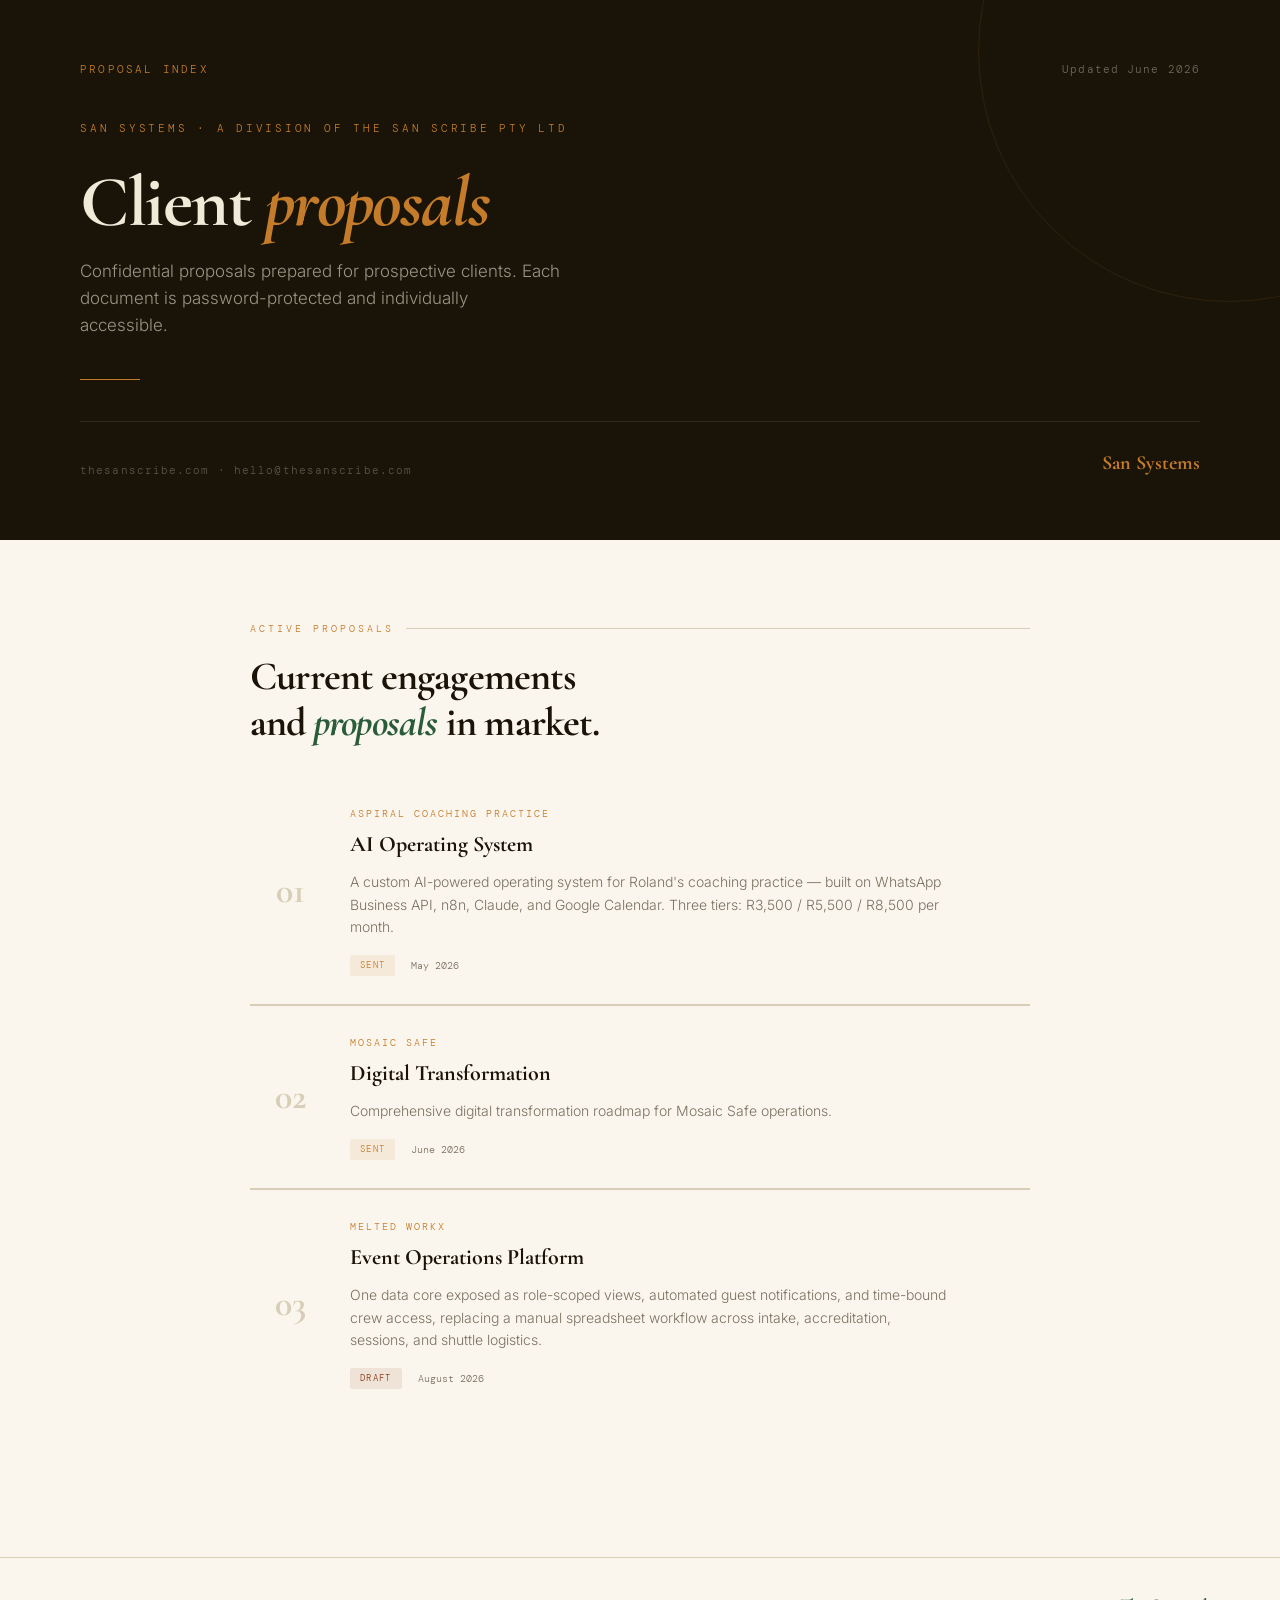
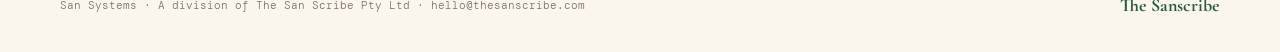
<file: index.html>
<!DOCTYPE html>
<html lang="en">
<head>
  <meta charset="UTF-8">
  <meta name="viewport" content="width=device-width, initial-scale=1.0">
  <title>San Systems — Proposals</title>
  <!-- San Systems sub-brand: Cormorant Garamond, Inter, DM Mono -->
  <link href="https://fonts.googleapis.com/css2?family=Cormorant+Garamond:ital,wght@0,700;1,400&family=DM+Mono:wght@300;400;500&family=Inter:wght@300;400;500&display=swap" rel="stylesheet">
  <style>
    :root {
      --earth: #1a1408; --ochre: #c47c2b; --sand: #f2ead8;
      --bone: #faf6ee; --muted: #7a7060; --rule: #d8ceb8; --white: #fff;
      --green: #2a5c3a; --rust: #8b3a1a;
    }
    *{margin:0;padding:0;box-sizing:border-box;}
    body { background:var(--bone); color:var(--earth); font-family:'Inter',sans-serif; font-weight:300; line-height:1.7; }
    .cover {
      min-height: 60vh;
      display: grid;
      grid-template-rows: auto 1fr auto;
      padding: 60px 80px;
      background: var(--earth);
      color: var(--sand);
      position: relative;
      overflow: hidden;
    }
    .cover::before {
      content: '';
      position: absolute;
      top: -200px; right: -200px;
      width: 500px; height: 500px;
      border-radius: 50%;
      border: 1px solid rgba(196,124,43,0.12);
    }
    .cover-top { display: flex; justify-content: space-between; align-items: flex-start; }
    .cover-label { font-family:'DM Mono',monospace; font-size:11px; letter-spacing:0.2em; color:var(--ochre); text-transform:uppercase; }
    .cover-date { font-family:'DM Mono',monospace; font-size:11px; letter-spacing:0.1em; color:rgba(242,234,216,0.4); }
    .cover-main { max-width:700px; align-self:center; }
    .cover-eyebrow { font-family:'DM Mono',monospace; font-size:11px; letter-spacing:0.25em; color:var(--ochre); text-transform:uppercase; margin-bottom:28px; }
    .cover-title { font-family:'Cormorant Garamond',serif; font-size:clamp(48px,6vw,72px); font-weight:700; line-height:1.0; letter-spacing:-0.02em; margin-bottom:20px; }
    .cover-title em { font-style:italic; color:var(--ochre); }
    .cover-sub { font-size:17px; font-weight:300; color:rgba(242,234,216,0.6); max-width:480px; line-height:1.6; margin-bottom:40px; }
    .cover-divider { width:60px; height:1px; background:var(--ochre); }
    .cover-footer { display:flex; justify-content:space-between; align-items:flex-end; border-top:1px solid rgba(242,234,216,0.1); padding-top:24px; }
    .cover-footer-left { font-family:'DM Mono',monospace; font-size:11px; color:rgba(242,234,216,0.3); letter-spacing:0.1em; }
    .cover-footer-right { font-family:'Cormorant Garamond',serif; font-size:20px; font-weight:700; color:var(--ochre); }
    .body-wrap { max-width:900px; margin:0 auto; padding:80px 60px; }
    .section { margin-bottom:60px; }
    .section-label { font-family:'DM Mono',monospace; font-size:10px; letter-spacing:0.3em; color:var(--ochre); text-transform:uppercase; margin-bottom:16px; display:flex; align-items:center; gap:12px; }
    .section-label::after { content:''; flex:1; height:1px; background:var(--rule); }
    .section-title { font-family:'Cormorant Garamond',serif; font-size:clamp(28px,3.5vw,40px); font-weight:700; line-height:1.15; letter-spacing:-0.02em; margin-bottom:32px; }
    .section-title em { font-style:italic; color:var(--green); }
    .proposal-grid { display:flex; flex-direction:column; gap:2px; background:var(--rule); }
    .proposal-card { display:grid; grid-template-columns:80px 1fr; gap:0; background:var(--bone); text-decoration:none; color:inherit; transition:background 0.2s; overflow:hidden; }
    .proposal-card:hover { background:var(--sand); }
    .card-number { font-family:'Cormorant Garamond',serif; font-size:36px; font-weight:700; color:var(--rule); display:flex; align-items:center; justify-content:center; padding:28px 16px; background:var(--bone); transition:color 0.2s; }
    .proposal-card:hover .card-number { color:var(--ochre); }
    .card-body { padding:28px 32px 28px 20px; }
    .card-client { font-family:'DM Mono',monospace; font-size:10px; letter-spacing:0.2em; color:var(--ochre); text-transform:uppercase; margin-bottom:4px; }
    .card-title { font-family:'Cormorant Garamond',serif; font-size:22px; font-weight:700; margin-bottom:8px; }
    .card-desc { font-size:14px; color:var(--muted); line-height:1.6; margin-bottom:16px; max-width:600px; }
    .card-meta { display:flex; align-items:center; gap:16px; }
    .card-status { font-family:'DM Mono',monospace; font-size:9px; letter-spacing:0.15em; text-transform:uppercase; padding:3px 10px; border-radius:2px; }
    .card-status.sent { background:rgba(196,124,43,0.1); color:var(--ochre); }
    .card-status.live { background:rgba(42,92,58,0.1); color:var(--green); }
    .card-status.pending { background:rgba(139,58,26,0.1); color:var(--rust); }
    .card-date { font-family:'DM Mono',monospace; font-size:10px; color:var(--muted); }
    .doc-footer { padding:32px 60px; display:flex; justify-content:space-between; align-items:center; border-top:1px solid var(--rule); background:var(--bone); }
    .doc-footer-left { font-family:'DM Mono',monospace; font-size:11px; color:var(--muted); }
    .doc-footer-right { font-family:'Cormorant Garamond',serif; font-size:18px; font-weight:700; color:var(--green); }
    @media(max-width:640px){
      .cover { padding:40px 24px; }
      .body-wrap { padding:40px 24px; }
      .doc-footer { padding:24px; flex-direction:column; gap:8px; text-align:center; }
      .proposal-card { grid-template-columns:1fr; }
      .card-number { display:none; }
    }
  </style>
</head>
<body>

  <div class="cover">
    <div class="cover-top">
      <div class="cover-label">Proposal Index</div>
      <div class="cover-date">Updated June 2026</div>
    </div>
    <div class="cover-main">
      <div class="cover-eyebrow">San Systems · A division of The San Scribe Pty Ltd</div>
      <h1 class="cover-title">Client <em>proposals</em></h1>
      <p class="cover-sub">Confidential proposals prepared for prospective clients. Each document is password-protected and individually accessible.</p>
      <div class="cover-divider"></div>
    </div>
    <div class="cover-footer">
      <div class="cover-footer-left">thesanscribe.com · hello@thesanscribe.com</div>
      <div class="cover-footer-right">San Systems</div>
    </div>
  </div>

  <div class="body-wrap">
    <div class="section">
      <div class="section-label">Active proposals</div>
      <h2 class="section-title">Current engagements<br>and <em>proposals</em> in market.</h2>

      <div class="proposal-grid">

        <a href="/aspiral-001/" class="proposal-card">
          <div class="card-number">01</div>
          <div class="card-body">
            <div class="card-client">Aspiral Coaching Practice</div>
            <div class="card-title">AI Operating System</div>
            <div class="card-desc">A custom AI-powered operating system for Roland's coaching practice — built on WhatsApp Business API, n8n, Claude, and Google Calendar. Three tiers: R3,500 / R5,500 / R8,500 per month.</div>
            <div class="card-meta">
              <span class="card-status sent">Sent</span>
              <span class="card-date">May 2026</span>
            </div>
          </div>
        </a>

        <a href="/mosaic-safe-pr-001/" class="proposal-card">
          <div class="card-number">02</div>
          <div class="card-body">
            <div class="card-client">Mosaic Safe</div>
            <div class="card-title">Digital Transformation</div>
            <div class="card-desc">Comprehensive digital transformation roadmap for Mosaic Safe operations.</div>
            <div class="card-meta">
              <span class="card-status sent">Sent</span>
              <span class="card-date">June 2026</span>
            </div>
          </div>
        </a>

        <a href="/meltedworkx-001/" class="proposal-card">
          <div class="card-number">03</div>
          <div class="card-body">
            <div class="card-client">Melted Workx</div>
            <div class="card-title">Event Operations Platform</div>
            <div class="card-desc">One data core exposed as role-scoped views, automated guest notifications, and time-bound crew access, replacing a manual spreadsheet workflow across intake, accreditation, sessions, and shuttle logistics.</div>
            <div class="card-meta">
              <span class="card-status pending">Draft</span>
              <span class="card-date">August 2026</span>
            </div>
          </div>
        </a>

        <!-- Future proposals added here -->

      </div>
    </div>
  </div>

  <div class="doc-footer">
    <div class="doc-footer-left">
      San Systems · A division of The San Scribe Pty Ltd · hello@thesanscribe.com
    </div>
    <div class="doc-footer-right">The Sanscribe</div>
  </div>

</body>
</html>
</file>
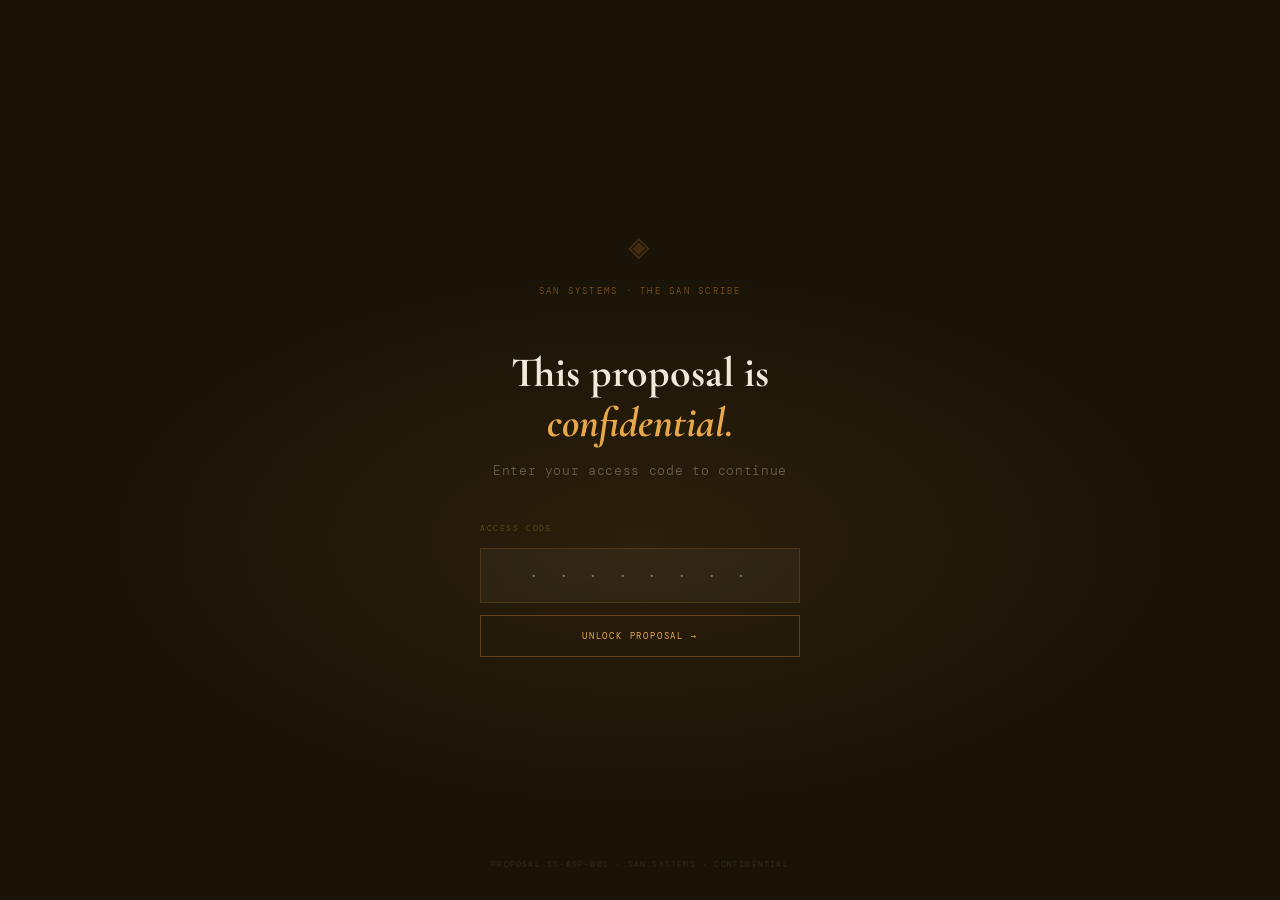
<file: aspiral-001/index.html>
<!DOCTYPE html>
<html lang="en">
<head>
  <!-- ===== OPEN GRAPH — WhatsApp Preview Card ===== -->
  <meta property="og:type" content="website" />
  <meta property="og:url" content="https://proposals.thesanscribe.com/aspiral-001" />
  <meta property="og:title" content="San Systems — Aspiral AI Proposal" />
  <meta property="og:description" content="A confidential proposal to build an AI-powered operating system for Aspiral. Prepared by San Systems, a private division of The San Scribe." />
  <meta property="og:image" content="https://proposals.thesanscribe.com/og-sansystems.png" />
  <meta property="og:image:width" content="1200" />
  <meta property="og:image:height" content="630" />
  <meta property="og:site_name" content="San Systems · The San Scribe" />
  <!-- Twitter/X card -->
  <meta name="twitter:card" content="summary_large_image" />
  <meta name="twitter:title" content="San Systems — Aspiral AI Proposal" />
  <meta name="twitter:description" content="Confidential proposal prepared by San Systems for Aspiral Coaching Practice." />
  <meta name="twitter:image" content="https://proposals.thesanscribe.com/og-sansystems.png" />
  <!-- Tracking: fires on page load, pings your n8n webhook -->
  <script>
    (function() {
      var PROPOSAL_ID = 'aspiral-001';
      var WEBHOOK_URL = 'https://YOUR_N8N_WEBHOOK_URL/proposal-opened'; // replace with your n8n webhook
      fetch(WEBHOOK_URL + '?id=' + PROPOSAL_ID + '&t=' + Date.now(), { mode: 'no-cors' }).catch(function(){});
      localStorage.setItem('ss_open_' + PROPOSAL_ID, new Date().toISOString());
    })();
  </script>

<meta charset="UTF-8">
<meta name="viewport" content="width=device-width, initial-scale=1.0">
<title>Aspiral AI Proposal — San Systems</title>
<link href="https://fonts.googleapis.com/css2?family=Cormorant+Garamond:ital,wght@0,400;0,600;0,700;1,400;1,600&family=DM+Mono:wght@300;400;500&family=Inter:wght@300;400;500&display=swap" rel="stylesheet">
<style>
:root {
  --earth: #1a1408;
  --soil: #2d2416;
  --ochre: #c47c2b;
  --ochre-light: #e8a84a;
  --sand: #f2ead8;
  --bone: #faf6ee;
  --ash: #e8e0cc;
  --muted: #7a7060;
  --rule: #d8ceb8;
  --white: #ffffff;
  --green: #2a5c3a;
  --rust: #8b3a1a;
}
*{margin:0;padding:0;box-sizing:border-box;}
html { scroll-behavior: smooth; }
body {
  background: var(--bone);
  color: var(--earth);
  font-family: 'Inter', sans-serif;
  font-weight: 300;
  line-height: 1.7;
}

/* GRAIN */
body::after {
  content:'';
  position:fixed;
  inset:0;
  background-image:url("data:image/svg+xml,%3Csvg viewBox='0 0 512 512' xmlns='http://www.w3.org/2000/svg'%3E%3Cfilter id='n'%3E%3CfeTurbulence type='fractalNoise' baseFrequency='0.75' numOctaves='4' stitchTiles='stitch'/%3E%3C/filter%3E%3Crect width='100%25' height='100%25' filter='url(%23n)' opacity='0.028'/%3E%3C/svg%3E");
  pointer-events:none;
  z-index:999;
}

/* SIDEBAR NAV */
.sidebar {
  position: fixed;
  left: 0; top: 0; bottom: 0;
  width: 220px;
  background: var(--earth);
  display: flex;
  flex-direction: column;
  padding: 40px 0 32px;
  z-index: 100;
  overflow-y: auto;
}
.sidebar-brand {
  padding: 0 28px 32px;
  border-bottom: 1px solid rgba(255,255,255,0.08);
  margin-bottom: 24px;
}
.sidebar-brand .ss-label {
  font-family: 'DM Mono', monospace;
  font-size: 8px;
  letter-spacing: 0.22em;
  text-transform: uppercase;
  color: var(--ochre);
  margin-bottom: 6px;
}
.sidebar-brand .ss-name {
  font-family: 'Cormorant Garamond', serif;
  font-size: 20px;
  font-weight: 600;
  color: var(--bone);
  line-height: 1.2;
}
.sidebar-brand .ss-sub {
  font-family: 'DM Mono', monospace;
  font-size: 8px;
  letter-spacing: 0.15em;
  text-transform: uppercase;
  color: rgba(255,255,255,0.3);
  margin-top: 4px;
}
.nav-section {
  font-family: 'DM Mono', monospace;
  font-size: 7px;
  letter-spacing: 0.2em;
  text-transform: uppercase;
  color: rgba(255,255,255,0.2);
  padding: 0 28px;
  margin-bottom: 8px;
  margin-top: 16px;
}
.nav-link {
  display: block;
  padding: 9px 28px;
  font-family: 'DM Mono', monospace;
  font-size: 9px;
  letter-spacing: 0.12em;
  text-transform: uppercase;
  color: rgba(255,255,255,0.45);
  text-decoration: none;
  transition: all 0.2s;
  border-left: 2px solid transparent;
  cursor: pointer;
}
.nav-link:hover, .nav-link.active {
  color: var(--ochre-light);
  border-left-color: var(--ochre);
  background: rgba(196,124,43,0.06);
}
.sidebar-footer {
  margin-top: auto;
  padding: 24px 28px 0;
  border-top: 1px solid rgba(255,255,255,0.08);
  font-family: 'DM Mono', monospace;
  font-size: 8px;
  letter-spacing: 0.1em;
  color: rgba(255,255,255,0.2);
  line-height: 1.8;
}

/* MAIN CONTENT */
.main {
  margin-left: 220px;
  min-height: 100vh;
}

/* SECTIONS */
.section { display: none; }
.section.active { display: block; animation: fadeIn 0.5s ease both; }
@keyframes fadeIn { from{opacity:0;transform:translateY(12px)} to{opacity:1;transform:translateY(0)} }

/* COVER */
.cover {
  min-height: 100vh;
  background: var(--earth);
  display: flex;
  flex-direction: column;
  padding: 0;
  position: relative;
  overflow: hidden;
}
.cover-texture {
  position: absolute;
  inset: 0;
  background: 
    radial-gradient(ellipse 80% 60% at 80% 40%, rgba(196,124,43,0.12) 0%, transparent 60%),
    radial-gradient(ellipse 60% 80% at 20% 80%, rgba(196,124,43,0.06) 0%, transparent 50%);
}
.cover-top {
  padding: 48px 64px 0;
  display: flex;
  justify-content: space-between;
  align-items: flex-start;
  position: relative;
  z-index: 2;
}
.cover-logo {
  font-family: 'DM Mono', monospace;
  font-size: 9px;
  letter-spacing: 0.2em;
  text-transform: uppercase;
  color: var(--ochre);
  line-height: 1.8;
}
.cover-meta {
  text-align: right;
  font-family: 'DM Mono', monospace;
  font-size: 8px;
  letter-spacing: 0.15em;
  text-transform: uppercase;
  color: rgba(255,255,255,0.25);
  line-height: 1.8;
}
.cover-body {
  flex: 1;
  display: flex;
  flex-direction: column;
  justify-content: center;
  padding: 64px 64px 40px;
  position: relative;
  z-index: 2;
}
.cover-eyebrow {
  font-family: 'DM Mono', monospace;
  font-size: 9px;
  letter-spacing: 0.25em;
  text-transform: uppercase;
  color: var(--ochre);
  margin-bottom: 28px;
  display: flex;
  align-items: center;
  gap: 16px;
}
.cover-eyebrow::after { content:''; width: 48px; height: 1px; background: var(--ochre); opacity: 0.4; }
.cover h1 {
  font-family: 'Cormorant Garamond', serif;
  font-size: clamp(44px, 5.5vw, 76px);
  font-weight: 700;
  color: var(--bone);
  line-height: 1.05;
  letter-spacing: -0.02em;
  margin-bottom: 32px;
}
.cover h1 em { font-style: italic; color: var(--ochre-light); }
.cover-desc {
  font-size: 15px;
  color: rgba(255,255,255,0.5);
  max-width: 540px;
  line-height: 1.8;
  margin-bottom: 56px;
}
.cover-stats {
  display: flex;
  gap: 48px;
  padding-top: 48px;
  border-top: 1px solid rgba(255,255,255,0.08);
}
.cover-stat-num {
  font-family: 'Cormorant Garamond', serif;
  font-size: 36px;
  font-weight: 700;
  color: var(--ochre-light);
  line-height: 1;
  margin-bottom: 4px;
}
.cover-stat-label {
  font-family: 'DM Mono', monospace;
  font-size: 8px;
  letter-spacing: 0.15em;
  text-transform: uppercase;
  color: rgba(255,255,255,0.3);
  line-height: 1.6;
}
.cover-bottom {
  padding: 32px 64px;
  display: flex;
  justify-content: space-between;
  align-items: flex-end;
  position: relative;
  z-index: 2;
  border-top: 1px solid rgba(255,255,255,0.06);
}
.cover-client {
  font-family: 'DM Mono', monospace;
  font-size: 8px;
  letter-spacing: 0.15em;
  text-transform: uppercase;
  color: rgba(255,255,255,0.2);
  line-height: 1.8;
}
.cover-btn {
  font-family: 'DM Mono', monospace;
  font-size: 9px;
  letter-spacing: 0.15em;
  text-transform: uppercase;
  color: var(--ochre);
  border: 1px solid rgba(196,124,43,0.3);
  padding: 12px 24px;
  cursor: pointer;
  background: none;
  transition: all 0.2s;
}
.cover-btn:hover { background: rgba(196,124,43,0.1); border-color: var(--ochre); }

/* CONTENT PAGES */
.content-page { padding: 64px; max-width: 860px; }
.content-page.full { max-width: 100%; padding: 64px; }

.section-eyebrow {
  font-family: 'DM Mono', monospace;
  font-size: 9px;
  letter-spacing: 0.2em;
  text-transform: uppercase;
  color: var(--ochre);
  margin-bottom: 14px;
  display: flex;
  align-items: center;
  gap: 14px;
}
.section-eyebrow::after { content:''; flex:1; max-width:40px; height:1px; background:var(--ochre); opacity:0.35; }
.section-title {
  font-family: 'Cormorant Garamond', serif;
  font-size: clamp(28px, 3.5vw, 44px);
  font-weight: 700;
  letter-spacing: -0.02em;
  line-height: 1.15;
  margin-bottom: 16px;
}
.section-title em { font-style: italic; color: var(--ochre); }
.section-intro {
  font-size: 14px;
  color: var(--muted);
  max-width: 580px;
  line-height: 1.85;
  margin-bottom: 48px;
  padding-bottom: 40px;
  border-bottom: 1px solid var(--rule);
}

/* WHAT IS IT */
.what-grid {
  display: grid;
  grid-template-columns: 1fr 1fr;
  gap: 3px;
  margin-bottom: 3px;
}
.what-cell {
  background: var(--white);
  padding: 32px;
}
.what-cell.dark { background: var(--earth); }
.what-cell-label {
  font-family: 'DM Mono', monospace;
  font-size: 8px;
  letter-spacing: 0.18em;
  text-transform: uppercase;
  margin-bottom: 12px;
}
.what-cell:not(.dark) .what-cell-label { color: var(--ochre); }
.what-cell.dark .what-cell-label { color: rgba(196,124,43,0.6); }
.what-cell h3 {
  font-family: 'Cormorant Garamond', serif;
  font-size: 22px;
  font-weight: 700;
  margin-bottom: 12px;
  line-height: 1.25;
}
.what-cell:not(.dark) h3 { color: var(--earth); }
.what-cell.dark h3 { color: var(--bone); }
.what-cell p { font-size: 13px; line-height: 1.75; }
.what-cell:not(.dark) p { color: var(--muted); }
.what-cell.dark p { color: rgba(255,255,255,0.45); }

/* DAY IN THE LIFE */
.day-timeline {
  position: relative;
  padding-left: 32px;
}
.day-timeline::before {
  content: '';
  position: absolute;
  left: 7px;
  top: 8px;
  bottom: 8px;
  width: 1px;
  background: var(--rule);
}
.day-event {
  position: relative;
  margin-bottom: 32px;
}
.day-event::before {
  content: '';
  position: absolute;
  left: -28px;
  top: 6px;
  width: 10px;
  height: 10px;
  border-radius: 50%;
  background: var(--bone);
  border: 2px solid var(--ochre);
}
.day-event.ai-moment::before { background: var(--ochre); }
.day-time {
  font-family: 'DM Mono', monospace;
  font-size: 9px;
  letter-spacing: 0.15em;
  color: var(--ochre);
  margin-bottom: 4px;
}
.day-event-card {
  background: var(--white);
  padding: 20px 24px;
  border-left: 3px solid transparent;
}
.day-event.ai-moment .day-event-card { border-left-color: var(--ochre); }
.day-event.roland-moment .day-event-card { border-left-color: var(--green); }
.day-event h4 { font-size: 14px; font-weight: 500; margin-bottom: 5px; }
.day-event p { font-size: 12px; color: var(--muted); line-height: 1.65; }
.day-event .ai-tag {
  display: inline-block;
  margin-top: 8px;
  font-family: 'DM Mono', monospace;
  font-size: 8px;
  letter-spacing: 0.12em;
  text-transform: uppercase;
  padding: 3px 8px;
  border-radius: 2px;
}
.ai-moment .ai-tag { background: rgba(196,124,43,0.1); color: var(--ochre); }
.roland-moment .ai-tag { background: rgba(42,92,58,0.1); color: var(--green); }

/* SCOPE TABLE */
.scope-wrapper { overflow-x: auto; }
.scope-table {
  width: 100%;
  border-collapse: collapse;
  background: var(--white);
}
.scope-table th {
  font-family: 'DM Mono', monospace;
  font-size: 8px;
  letter-spacing: 0.15em;
  text-transform: uppercase;
  color: var(--muted);
  padding: 14px 20px;
  text-align: left;
  border-bottom: 2px solid var(--earth);
  background: var(--sand);
  white-space: nowrap;
}
.scope-table td {
  padding: 14px 20px;
  font-size: 12px;
  border-bottom: 1px solid var(--ash);
  vertical-align: top;
  line-height: 1.6;
}
.scope-table tr:last-child td { border-bottom: none; }
.scope-table tr:hover td { background: #faf7f0; }
.phase-tag {
  display: inline-block;
  font-family: 'DM Mono', monospace;
  font-size: 8px;
  letter-spacing: 0.1em;
  text-transform: uppercase;
  padding: 3px 7px;
  border-radius: 2px;
  white-space: nowrap;
}
.ph1 { background: rgba(196,124,43,0.1); color: var(--ochre); }
.ph2 { background: rgba(42,92,58,0.1); color: var(--green); }
.ph3 { background: rgba(26,20,8,0.07); color: var(--muted); }
.status-dot {
  display: inline-block;
  width: 7px;
  height: 7px;
  border-radius: 50%;
  margin-right: 6px;
}
.dot-build { background: var(--ochre); }
.dot-ready { background: var(--green); }
.dot-later { background: var(--rule); }

/* TIERS */
.tiers-wrap {
  display: grid;
  grid-template-columns: 1fr 1fr 1fr;
  gap: 3px;
  background: var(--earth);
  border: 2px solid var(--earth);
  margin-bottom: 3px;
}
.tier-card {
  background: var(--bone);
  padding: 36px 28px 40px;
  display: flex;
  flex-direction: column;
  position: relative;
}
.tier-card.featured { background: var(--earth); }
.tier-ribbon {
  position: absolute;
  top: 0;
  right: 0;
  background: var(--ochre);
  color: white;
  font-family: 'DM Mono', monospace;
  font-size: 8px;
  letter-spacing: 0.12em;
  text-transform: uppercase;
  padding: 5px 12px;
}
.tier-name {
  font-family: 'DM Mono', monospace;
  font-size: 8px;
  letter-spacing: 0.2em;
  text-transform: uppercase;
  margin-bottom: 20px;
}
.tier-card:not(.featured) .tier-name { color: var(--muted); }
.tier-card.featured .tier-name { color: var(--ochre); }
.tier-price {
  font-family: 'Cormorant Garamond', serif;
  font-size: 52px;
  font-weight: 700;
  line-height: 1;
  margin-bottom: 4px;
}
.tier-card:not(.featured) .tier-price { color: var(--earth); }
.tier-card.featured .tier-price { color: var(--bone); }
.tier-period { font-size: 12px; margin-bottom: 8px; }
.tier-card:not(.featured) .tier-period { color: var(--muted); }
.tier-card.featured .tier-period { color: rgba(255,255,255,0.4); }
.tier-anchor {
  font-size: 11px;
  padding-bottom: 24px;
  margin-bottom: 24px;
}
.tier-card:not(.featured) .tier-anchor { color: var(--muted); border-bottom: 1px solid var(--rule); }
.tier-card.featured .tier-anchor { color: rgba(255,255,255,0.3); border-bottom: 1px solid rgba(255,255,255,0.08); }
.tier-features { list-style: none; flex: 1; display: flex; flex-direction: column; gap: 10px; }
.tier-features li {
  font-size: 12px;
  padding-left: 16px;
  position: relative;
  line-height: 1.55;
}
.tier-card:not(.featured) .tier-features li { color: var(--earth); }
.tier-card.featured .tier-features li { color: rgba(255,255,255,0.6); }
.tier-features li::before {
  content: '✓';
  position: absolute;
  left: 0;
  font-family: 'DM Mono', monospace;
  font-size: 9px;
}
.tier-card:not(.featured) .tier-features li::before { color: var(--green); }
.tier-card.featured .tier-features li::before { color: var(--ochre); }
.tier-features li.off { opacity: 0.3; }
.tier-features li.off::before { content: '—'; }
.tier-setup {
  margin-top: 24px;
  font-family: 'DM Mono', monospace;
  font-size: 9px;
  letter-spacing: 0.1em;
  padding: 10px 0 0;
}
.tier-card:not(.featured) .tier-setup { color: var(--muted); border-top: 1px solid var(--rule); }
.tier-card.featured .tier-setup { color: rgba(255,255,255,0.3); border-top: 1px solid rgba(255,255,255,0.08); }

/* TERMS */
.terms-grid {
  display: grid;
  grid-template-columns: 1fr 1fr;
  gap: 3px;
  margin-bottom: 32px;
}
.terms-cell {
  background: var(--white);
  padding: 24px 28px;
}
.terms-cell-label {
  font-family: 'DM Mono', monospace;
  font-size: 8px;
  letter-spacing: 0.18em;
  text-transform: uppercase;
  color: var(--ochre);
  margin-bottom: 8px;
}
.terms-cell p { font-size: 13px; color: var(--muted); line-height: 1.75; }
.terms-cell strong { color: var(--earth); font-weight: 500; }

/* ACCEPTANCE */
.acceptance-box {
  background: var(--earth);
  padding: 48px;
  margin-bottom: 3px;
  position: relative;
  overflow: hidden;
}
.acceptance-box::before {
  content: '◈';
  position: absolute;
  right: 48px;
  top: 50%;
  transform: translateY(-50%);
  font-size: 140px;
  color: white;
  opacity: 0.02;
}
.acceptance-box .acc-label {
  font-family: 'DM Mono', monospace;
  font-size: 8px;
  letter-spacing: 0.2em;
  text-transform: uppercase;
  color: var(--ochre);
  margin-bottom: 20px;
}
.acceptance-box h3 {
  font-family: 'Cormorant Garamond', serif;
  font-size: 28px;
  font-style: italic;
  color: var(--bone);
  margin-bottom: 16px;
}
.acceptance-box p { font-size: 13px; color: rgba(255,255,255,0.4); max-width: 520px; line-height: 1.8; margin-bottom: 32px; }
.sig-grid {
  display: grid;
  grid-template-columns: 1fr 1fr;
  gap: 48px;
}
.sig-block { }
.sig-label {
  font-family: 'DM Mono', monospace;
  font-size: 8px;
  letter-spacing: 0.15em;
  text-transform: uppercase;
  color: rgba(255,255,255,0.25);
  margin-bottom: 40px;
}
.sig-line {
  border-top: 1px solid rgba(255,255,255,0.15);
  padding-top: 12px;
  font-family: 'DM Mono', monospace;
  font-size: 9px;
  letter-spacing: 0.1em;
  color: rgba(255,255,255,0.25);
  line-height: 1.8;
}

/* DIVIDER */
.divider {
  height: 1px;
  background: var(--rule);
  margin: 48px 0;
}

/* PULL QUOTE */
.pull-quote {
  background: var(--sand);
  border-left: 3px solid var(--ochre);
  padding: 28px 32px;
  margin: 32px 0;
}
.pull-quote blockquote {
  font-family: 'Cormorant Garamond', serif;
  font-size: 20px;
  font-style: italic;
  color: var(--earth);
  line-height: 1.55;
}
.pull-quote blockquote strong { font-style: normal; color: var(--ochre); }
.pull-quote cite {
  display: block;
  margin-top: 12px;
  font-family: 'DM Mono', monospace;
  font-size: 8px;
  letter-spacing: 0.15em;
  text-transform: uppercase;
  color: var(--muted);
  font-style: normal;
}

/* INFO BOX */
.info-box {
  background: var(--white);
  border: 1px solid var(--rule);
  padding: 24px 28px;
  margin: 24px 0;
}
.info-box-label {
  font-family: 'DM Mono', monospace;
  font-size: 8px;
  letter-spacing: 0.18em;
  text-transform: uppercase;
  color: var(--ochre);
  margin-bottom: 10px;
}
.info-box p { font-size: 13px; color: var(--muted); line-height: 1.75; }
.info-box ul { list-style: none; display: flex; flex-direction: column; gap: 8px; margin-top: 8px; }
.info-box ul li { font-size: 13px; color: var(--muted); padding-left: 18px; position: relative; line-height: 1.6; }
.info-box ul li::before { content: '→'; position: absolute; left: 0; color: var(--ochre); font-size: 11px; }

/* MOBILE */
@media(max-width:768px){
  .sidebar { display: none; }
  .main { margin-left: 0; }
  .content-page { padding: 32px 24px 80px; }
  .cover-body { padding: 40px 32px; }
  .cover-top, .cover-bottom { padding: 32px; }
  .cover-stats { flex-wrap: wrap; gap: 24px; }
  .what-grid, .tiers-wrap, .terms-grid, .sig-grid { grid-template-columns: 1fr; }
  .tiers-wrap { background: var(--bone); border: none; gap: 16px; }
  .day-timeline { padding-left: 24px; }
}
.mobile-nav {
  display: none;
  position: sticky;
  top: 0;
  z-index: 50;
  background: var(--earth);
  overflow-x: auto;
  scrollbar-width: none;
}
@media(max-width:768px){ .mobile-nav { display: flex; } }
.mobile-nav-btn {
  flex-shrink: 0;
  padding: 14px 18px;
  font-family: 'DM Mono', monospace;
  font-size: 8px;
  letter-spacing: 0.14em;
  text-transform: uppercase;
  color: rgba(255,255,255,0.4);
  cursor: pointer;
  background: none;
  border: none;
  border-bottom: 2px solid transparent;
  white-space: nowrap;
}
.mobile-nav-btn.active { color: var(--ochre); border-bottom-color: var(--ochre); }

  /* ===== PASSWORD GATE ===== */
  #ss-gate {
    position: fixed;
    inset: 0;
    z-index: 9999;
    background: #1a1408;
    display: flex;
    flex-direction: column;
    align-items: center;
    justify-content: center;
    padding: 32px;
  }
  #ss-gate::before {
    content: '';
    position: absolute;
    inset: 0;
    background: radial-gradient(ellipse 70% 50% at 50% 60%, rgba(196,124,43,0.1) 0%, transparent 60%);
    pointer-events: none;
  }
  .gate-logo {
    font-family: 'DM Mono', monospace;
    font-size: 9px;
    letter-spacing: 0.25em;
    text-transform: uppercase;
    color: rgba(196,124,43,0.6);
    margin-bottom: 48px;
    text-align: center;
    position: relative;
  }
  .gate-symbol {
    font-size: 36px;
    margin-bottom: 8px;
    opacity: 0.4;
  }
  .gate-title {
    font-family: 'Cormorant Garamond', serif;
    font-size: clamp(28px, 4vw, 42px);
    font-weight: 700;
    color: #f2ead8;
    text-align: center;
    line-height: 1.2;
    margin-bottom: 12px;
    position: relative;
  }
  .gate-title em { font-style: italic; color: #e8a84a; }
  .gate-sub {
    font-size: 13px;
    color: rgba(255,255,255,0.3);
    text-align: center;
    margin-bottom: 40px;
    font-family: 'DM Mono', monospace;
    letter-spacing: 0.05em;
    position: relative;
  }
  .gate-input-wrap {
    display: flex;
    flex-direction: column;
    align-items: center;
    gap: 12px;
    width: 100%;
    max-width: 320px;
    position: relative;
  }
  .gate-label {
    font-family: 'DM Mono', monospace;
    font-size: 8px;
    letter-spacing: 0.2em;
    text-transform: uppercase;
    color: rgba(196,124,43,0.5);
    align-self: flex-start;
  }
  .gate-input {
    width: 100%;
    background: rgba(255,255,255,0.04);
    border: 1px solid rgba(196,124,43,0.2);
    color: #f2ead8;
    font-family: 'DM Mono', monospace;
    font-size: 16px;
    letter-spacing: 0.3em;
    padding: 16px 20px;
    text-align: center;
    outline: none;
    transition: border-color 0.2s;
  }
  .gate-input:focus { border-color: rgba(196,124,43,0.6); }
  .gate-input.shake {
    animation: shake 0.4s ease;
    border-color: #8b3a1a;
  }
  @keyframes shake {
    0%,100%{transform:translateX(0)}
    20%{transform:translateX(-8px)}
    40%{transform:translateX(8px)}
    60%{transform:translateX(-5px)}
    80%{transform:translateX(5px)}
  }
  .gate-btn {
    width: 100%;
    padding: 14px 24px;
    background: none;
    border: 1px solid rgba(196,124,43,0.4);
    color: #e8a84a;
    font-family: 'DM Mono', monospace;
    font-size: 9px;
    letter-spacing: 0.2em;
    text-transform: uppercase;
    cursor: pointer;
    transition: all 0.2s;
  }
  .gate-btn:hover { background: rgba(196,124,43,0.08); border-color: #c47c2b; }
  .gate-error {
    font-family: 'DM Mono', monospace;
    font-size: 9px;
    letter-spacing: 0.12em;
    color: #8b3a1a;
    text-transform: uppercase;
    min-height: 16px;
  }
  .gate-footer {
    position: absolute;
    bottom: 28px;
    font-family: 'DM Mono', monospace;
    font-size: 8px;
    letter-spacing: 0.15em;
    text-transform: uppercase;
    color: rgba(255,255,255,0.12);
  }
  #ss-gate.unlocking {
    animation: fadeOut 0.6s ease forwards;
  }
  @keyframes fadeOut {
    to { opacity: 0; pointer-events: none; }
  }

</style>
</head>
<body>
<!-- ===== PASSWORD GATE ===== -->
<div id="ss-gate">
  <div class="gate-logo">
    <div class="gate-symbol">◈</div>
    San Systems · The San Scribe
  </div>
  <div class="gate-title">This proposal is<br><em>confidential.</em></div>
  <div class="gate-sub">Enter your access code to continue</div>
  <div class="gate-input-wrap">
    <div class="gate-label">Access code</div>
    <input class="gate-input" id="gate-input" type="password" placeholder="· · · · · · · ·" autocomplete="off" maxlength="20" />
    <button class="gate-btn" onclick="checkGate()">Unlock Proposal →</button>
    <div class="gate-error" id="gate-error"></div>
  </div>
  <div class="gate-footer">Proposal SS-ASP-001 · San Systems · Confidential</div>
</div>

<script>
  // Enter key support
  document.getElementById('gate-input').addEventListener('keydown', function(e) {
    if (e.key === 'Enter') checkGate();
  });

  function checkGate() {
    var input = document.getElementById('gate-input');
    var val = input.value.trim().toLowerCase().replace(/\s/g,'');
    // Password: "terrain" — change this per proposal
    if (val === 'terrain') {
      var gate = document.getElementById('ss-gate');
      gate.classList.add('unlocking');
      setTimeout(function() { gate.style.display = 'none'; }, 600);
      // Fire unlock tracking
      fetch('https://YOUR_N8N_WEBHOOK_URL/proposal-unlocked?id=aspiral-001&t=' + Date.now(), { mode: 'no-cors' }).catch(function(){});
    } else {
      input.classList.add('shake');
      document.getElementById('gate-error').textContent = 'Incorrect. Try again.';
      setTimeout(function() { input.classList.remove('shake'); }, 500);
      input.value = '';
    }
  }
</script>


<!-- SIDEBAR -->
<nav class="sidebar">
  <div class="sidebar-brand">
    <div class="ss-label">San Systems</div>
    <div class="ss-name">The San<br>Scribe</div>
    <div class="ss-sub">Private Division</div>
  </div>
  <div class="nav-section">Proposal</div>
  <a class="nav-link active" onclick="show('cover')">Cover</a>
  <a class="nav-link" onclick="show('context')">Context &amp; Insight</a>
  <a class="nav-link" onclick="show('what')">What Is This, Really?</a>
  <a class="nav-link" onclick="show('day')">Roland's New Day</a>
  <div class="nav-section">Scope</div>
  <a class="nav-link" onclick="show('scope')">Deliverables</a>
  <a class="nav-link" onclick="show('tiers')">Investment Tiers</a>
  <div class="nav-section">Agreement</div>
  <a class="nav-link" onclick="show('terms')">Terms &amp; Process</a>
  <a class="nav-link" onclick="show('acceptance')">Acceptance</a>
  <div class="sidebar-footer">
    Proposal Ref: SS-ASP-001<br>
    Prepared: May 2026<br>
    Confidential
  </div>
</nav>

<!-- MOBILE NAV -->
<nav class="mobile-nav">
  <button class="mobile-nav-btn active" onclick="show('cover')">Cover</button>
  <button class="mobile-nav-btn" onclick="show('context')">Context</button>
  <button class="mobile-nav-btn" onclick="show('what')">What Is This?</button>
  <button class="mobile-nav-btn" onclick="show('day')">Your Day</button>
  <button class="mobile-nav-btn" onclick="show('scope')">Scope</button>
  <button class="mobile-nav-btn" onclick="show('tiers')">Investment</button>
  <button class="mobile-nav-btn" onclick="show('terms')">Terms</button>
  <button class="mobile-nav-btn" onclick="show('acceptance')">Sign</button>
</nav>

<main class="main">

<!-- ===== COVER ===== -->
<div class="section active" id="cover">
  <div class="cover">
    <div class="cover-texture"></div>
    <div class="cover-top">
      <div class="cover-logo">
        San Systems<br>
        <span style="color:rgba(255,255,255,0.2);font-size:7px;">A Private Division of The San Scribe Pty Ltd</span>
      </div>
      <div class="cover-meta">
        Proposal No. SS-ASP-001<br>
        May 2026 — Confidential<br>
        Prepared for Roland
      </div>
    </div>
    <div class="cover-body">
      <div class="cover-eyebrow">Aspiral Coaching Practice</div>
      <h1>Your practice.<br><em>Fully alive.</em><br>All the time.</h1>
      <p class="cover-desc">
        A proposal to build an AI-powered operating system for Aspiral — so Roland can coach more, admin less, recover lost revenue, and show up fully prepared for every client, every time.
      </p>
      <div class="cover-stats">
        <div>
          <div class="cover-stat-num">6 hrs</div>
          <div class="cover-stat-label">Reclaimed monthly<br>from scheduling</div>
        </div>
        <div>
          <div class="cover-stat-num">R45k+</div>
          <div class="cover-stat-label">Estimated annual revenue<br>recovered from cold leads</div>
        </div>
        <div>
          <div class="cover-stat-num">3 tiers</div>
          <div class="cover-stat-label">Start at R3,500/month<br>scale as you see the value</div>
        </div>
      </div>
    </div>
    <div class="cover-bottom">
      <div class="cover-client">
        Prepared by San Systems<br>
        hello@thesanscribe.com · +27 73 302 0683
      </div>
      <button class="cover-btn" onclick="show('context')">Read the Proposal →</button>
    </div>
  </div>
</div>

<!-- ===== CONTEXT ===== -->
<div class="section" id="context">
<div class="content-page">
  <div class="section-eyebrow">01 — Context &amp; Insight</div>
  <h1 class="section-title">We've been watching<br>the <em>terrain.</em></h1>
  <p class="section-intro">
    Before we built anything, we mapped Aspiral's world — the pressures, the patterns, the gaps, and the opportunity. What we found is a practice with extraordinary depth and trust, held back by operational friction that AI can simply dissolve.
  </p>

  <div class="what-grid">
    <div class="what-cell">
      <div class="what-cell-label">The market reality</div>
      <h3>The global coaching industry is at a fork in the road.</h3>
      <p>The market is valued at $5.8 billion in 2026, growing at 9.1% annually through 2031. But a prediction is shaking the industry: 100,000 coaches globally will lose their practices in the next two years. The cause? Not a lack of skill. A lack of systems. Coaches who use AI to amplify their work will take the market. Those who don't will be outpaced — not by AI, but by other coaches using it.</p>
    </div>
    <div class="what-cell dark">
      <div class="what-cell-label">The Aspiral reality</div>
      <h3>Roland has the depth. The gap is infrastructure.</h3>
      <p>Aspiral's strength is relational. Clients trust Roland deeply. That trust is the moat. But when Roland is busy, the practice quietly underperforms — leads go cold, follow-ups slip, scheduling eats hours. None of this is Roland's fault. It's what happens when a high-quality practice has no operating system underneath it.</p>
    </div>
  </div>

  <div class="divider"></div>

  <div class="what-cell-label" style="font-family:'DM Mono',monospace;font-size:9px;letter-spacing:.2em;text-transform:uppercase;color:var(--ochre);margin-bottom:20px;">What the data shows about Aspiral right now</div>

  <div style="display:grid;grid-template-columns:1fr 1fr 1fr;gap:3px;margin-bottom:32px;">
    <div style="background:var(--white);padding:24px;">
      <div style="font-family:'DM Mono',monospace;font-size:8px;letter-spacing:.15em;text-transform:uppercase;color:var(--muted);margin-bottom:8px;">Time lost</div>
      <div style="font-family:'Cormorant Garamond',serif;font-size:40px;font-weight:700;color:var(--ochre);line-height:1;margin-bottom:6px;">6 hrs</div>
      <div style="font-size:12px;color:var(--muted);line-height:1.6;">Every month on scheduling back-and-forth. That's 72 hours a year — nearly two full working weeks.</div>
    </div>
    <div style="background:var(--white);padding:24px;">
      <div style="font-family:'DM Mono',monospace;font-size:8px;letter-spacing:.15em;text-transform:uppercase;color:var(--muted);margin-bottom:8px;">Revenue at risk</div>
      <div style="font-family:'Cormorant Garamond',serif;font-size:40px;font-weight:700;color:var(--rust);line-height:1;margin-bottom:6px;">R45k+</div>
      <div style="font-size:12px;color:var(--muted);line-height:1.6;">Lost annually when warm past-client leads go cold. These are the easiest sales — trust is already built. They just need a nudge.</div>
    </div>
    <div style="background:var(--white);padding:24px;">
      <div style="font-family:'DM Mono',monospace;font-size:8px;letter-spacing:.15em;text-transform:uppercase;color:var(--muted);margin-bottom:8px;">The window</div>
      <div style="font-family:'Cormorant Garamond',serif;font-size:40px;font-weight:700;color:var(--green);line-height:1;margin-bottom:6px;">Now</div>
      <div style="font-size:12px;color:var(--muted);line-height:1.6;">SA coaching industry AI adoption is early. The first-mover advantage in this market is real and available. This window closes within 12–18 months.</div>
    </div>
  </div>

  <div class="pull-quote">
    <blockquote>
      "AI won't replace great coaches. But coaches who use AI <strong>will replace those who don't.</strong> The differentiating factor is adoption — and the window for first-mover advantage is open right now."
    </blockquote>
    <cite>— Mindvalley Coach, Global Coaching Industry Report 2025</cite>
  </div>

  <div class="divider"></div>

  <div class="what-cell-label" style="font-family:'DM Mono',monospace;font-size:9px;letter-spacing:.2em;text-transform:uppercase;color:var(--ochre);margin-bottom:20px;">Why San Systems?</div>

  <div class="what-grid">
    <div class="what-cell">
      <div class="what-cell-label">Who we are</div>
      <h3>San Systems is not a software company.</h3>
      <p>San Systems is the intelligence infrastructure arm of The San Scribe — a private division available exclusively to people we know and trust. We don't take on clients we haven't met. We build systems that are deeply fitted to the person, the practice, and the relationships they've spent years building. This is not off-the-shelf. This is bespoke.</p>
    </div>
    <div class="what-cell">
      <div class="what-cell-label">How we work</div>
      <h3>We map the territory others cannot see.</h3>
      <p>The San Scribe's core practice is visual thinking — turning complexity into clarity that people can act on. San Systems applies that same discipline to AI infrastructure. We don't automate for automation's sake. We identify the highest-leverage points in a practice, build precisely there, and leave everything else alone. Constraint-based. Purposeful. Yours.</p>
    </div>
  </div>

</div>
</div>

<!-- ===== WHAT IS IT ===== -->
<div class="section" id="what">
<div class="content-page">
  <div class="section-eyebrow">02 — What Is This, Really?</div>
  <h1 class="section-title">Not a tool.<br>An <em>operating system</em><br>for Aspiral.</h1>
  <p class="section-intro">
    The Aspiral OS is a custom-built AI infrastructure that sits underneath Roland's practice — invisible to clients, indispensable to the business. It doesn't replace how Roland coaches. It replaces everything that gets in the way of it.
  </p>

  <div class="info-box">
    <div class="info-box-label">The technical stack — plain English</div>
    <ul>
      <li><strong>WhatsApp Business API</strong> — the single interface Roland and his clients already use. No new apps, no logins, no friction.</li>
      <li><strong>n8n automation engine</strong> — the invisible orchestration layer. Connects everything. Runs 24/7 without anyone touching it.</li>
      <li><strong>Claude AI (Anthropic)</strong> — the intelligence that reads, drafts, personalises, and decides. This is what makes messages sound like Roland, not like a robot.</li>
      <li><strong>Google Calendar</strong> — the scheduling backbone. Free, mobile-native, works with every client's calendar already.</li>
      <li><strong>Google Drive</strong> — secure, searchable client document storage. Accessible from Roland's phone, anywhere, instantly.</li>
    </ul>
  </div>

  <div class="divider"></div>

  <div style="display:grid;grid-template-columns:1fr 1fr;gap:3px;margin-bottom:3px;">
    <div style="background:var(--white);padding:28px;">
      <div class="what-cell-label" style="font-family:'DM Mono',monospace;font-size:8px;letter-spacing:.18em;text-transform:uppercase;color:var(--ochre);margin-bottom:12px;">What the AI handles</div>
      <ul style="list-style:none;display:flex;flex-direction:column;gap:10px;">
        <li style="font-size:13px;color:var(--muted);padding-left:18px;position:relative;line-height:1.6;"><span style="position:absolute;left:0;color:var(--ochre)">⚙</span> All scheduling back-and-forth with clients</li>
        <li style="font-size:13px;color:var(--muted);padding-left:18px;position:relative;line-height:1.6;"><span style="position:absolute;left:0;color:var(--ochre)">⚙</span> Cancellation handling and policy enforcement</li>
        <li style="font-size:13px;color:var(--muted);padding-left:18px;position:relative;line-height:1.6;"><span style="position:absolute;left:0;color:var(--ochre)">⚙</span> Session reminders to clients (24hr and 1hr before)</li>
        <li style="font-size:13px;color:var(--muted);padding-left:18px;position:relative;line-height:1.6;"><span style="position:absolute;left:0;color:var(--ochre)">⚙</span> Re-engagement messages to clients who've gone quiet</li>
        <li style="font-size:13px;color:var(--muted);padding-left:18px;position:relative;line-height:1.6;"><span style="position:absolute;left:0;color:var(--ochre)">⚙</span> Pre-session client brief (delivered to Roland's phone)</li>
        <li style="font-size:13px;color:var(--muted);padding-left:18px;position:relative;line-height:1.6;"><span style="position:absolute;left:0;color:var(--ochre)">⚙</span> Post-session outcome summary to client</li>
        <li style="font-size:13px;color:var(--muted);padding-left:18px;position:relative;line-height:1.6;"><span style="position:absolute;left:0;color:var(--ochre)">⚙</span> Between-session accountability check-ins</li>
      </ul>
    </div>
    <div style="background:var(--earth);padding:28px;">
      <div style="font-family:'DM Mono',monospace;font-size:8px;letter-spacing:.18em;text-transform:uppercase;color:var(--ochre);margin-bottom:12px;">What Roland keeps</div>
      <ul style="list-style:none;display:flex;flex-direction:column;gap:10px;">
        <li style="font-size:13px;color:rgba(255,255,255,0.5);padding-left:18px;position:relative;line-height:1.6;"><span style="position:absolute;left:0;color:var(--green)">♦</span> Every coaching session — 100% Roland</li>
        <li style="font-size:13px;color:rgba(255,255,255,0.5);padding-left:18px;position:relative;line-height:1.6;"><span style="position:absolute;left:0;color:var(--green)">♦</span> Every relationship — human, warm, trusted</li>
        <li style="font-size:13px;color:rgba(255,255,255,0.5);padding-left:18px;position:relative;line-height:1.6;"><span style="position:absolute;left:0;color:var(--green)">♦</span> His voice in every message (AI drafts; Roland's tone)</li>
        <li style="font-size:13px;color:rgba(255,255,255,0.5);padding-left:18px;position:relative;line-height:1.6;"><span style="position:absolute;left:0;color:var(--green)">♦</span> Full control — approve any message before it sends</li>
        <li style="font-size:13px;color:rgba(255,255,255,0.5);padding-left:18px;position:relative;line-height:1.6;"><span style="position:absolute;left:0;color:var(--green)">♦</span> His methodology and assessment IP</li>
        <li style="font-size:13px;color:rgba(255,255,255,0.5);padding-left:18px;position:relative;line-height:1.6;"><span style="position:absolute;left:0;color:var(--green)">♦</span> The breakthroughs — the moments only he can create</li>
      </ul>
    </div>
  </div>

  <div class="pull-quote">
    <blockquote>
      "AI can hold the structure so Roland can <strong>hold the soul.</strong> The system handles what's mechanical. Roland shows up for what's human."
    </blockquote>
    <cite>— San Systems Design Principle</cite>
  </div>

</div>
</div>

<!-- ===== DAY IN THE LIFE ===== -->
<div class="section" id="day">
<div class="content-page">
  <div class="section-eyebrow">03 — Roland's New Day</div>
  <h1 class="section-title">What this looks like<br><em>in practice.</em></h1>
  <p class="section-intro">
    This is a real Tuesday for Roland — on the Growth tier. The AI activity is shown in ochre. Roland's work is shown in green. Notice how much white space there is now. That's the point.
  </p>

  <div style="display:grid;grid-template-columns:160px 1fr;gap:24px;margin-bottom:24px;align-items:center;">
    <div style="display:flex;flex-direction:column;gap:10px;">
      <div style="display:flex;align-items:center;gap:10px;font-family:'DM Mono',monospace;font-size:9px;color:var(--ochre);">
        <div style="width:10px;height:10px;border-radius:50%;background:var(--ochre);flex-shrink:0;"></div> AI handles this
      </div>
      <div style="display:flex;align-items:center;gap:10px;font-family:'DM Mono',monospace;font-size:9px;color:var(--green);">
        <div style="width:10px;height:10px;border-radius:50%;background:var(--green);flex-shrink:0;"></div> Roland does this
      </div>
    </div>
    <div style="font-size:12px;color:var(--muted);line-height:1.7;">All AI messages are drafted in Roland's tone and voice. Outreach re-engagement messages require Roland's approval before sending. Everything else runs automatically.</div>
  </div>

  <div class="day-timeline">
    <div class="day-event ai-moment">
      <div class="day-time">06:45</div>
      <div class="day-event-card">
        <h4>Morning brief arrives on Roland's WhatsApp</h4>
        <p>A short AI-generated summary of today's sessions. Each client: who they are, where they're at in their coaching journey, what they focused on last session, suggested talking points. Roland reads it over coffee. He's already prepared before he leaves home.</p>
        <span class="ai-tag">🤖 Automated — no input from Roland</span>
      </div>
    </div>
    <div class="day-event ai-moment">
      <div class="day-time">07:30</div>
      <div class="day-event-card">
        <h4>Client 1 reminder sent automatically</h4>
        <p>"Hi Sarah, just a reminder that your session with Roland is at 9:00 AM today. See you then!" Sent. No action from Roland.</p>
        <span class="ai-tag">🤖 Automated — runs while Roland showers</span>
      </div>
    </div>
    <div class="day-event roland-moment">
      <div class="day-time">08:55</div>
      <div class="day-event-card">
        <h4>Roland drives to his first client — fully briefed</h4>
        <p>On the way, he glances at the brief again. He knows exactly what Sarah needs to work on today. He walks in grounded, confident, and fully present. No scrambling through notes in the parking lot.</p>
        <span class="ai-tag">♦ Roland — coaching at his best</span>
      </div>
    </div>
    <div class="day-event roland-moment">
      <div class="day-time">09:00 – 10:00</div>
      <div class="day-event-card">
        <h4>Session with Sarah — full presence, no distraction</h4>
        <p>This hour is 100% Roland. Deep, focused coaching. No admin thoughts. No "I need to follow up with Marcus" anxiety. The system is handling everything else. Roland is just here.</p>
        <span class="ai-tag">♦ Roland — this is what he does best</span>
      </div>
    </div>
    <div class="day-event ai-moment">
      <div class="day-time">10:05</div>
      <div class="day-event-card">
        <h4>Session summary sent to Sarah automatically</h4>
        <p>Within five minutes of the calendar event ending: "Sarah, here's a summary of what we covered today..." — key themes, insights, homework. Drafted by AI in Roland's voice. Sarah receives it before she's even back at her desk. She feels seen. She refers Roland to a colleague that afternoon.</p>
        <span class="ai-tag">🤖 Automated — Roland doesn't touch it</span>
      </div>
    </div>
    <div class="day-event ai-moment">
      <div class="day-time">10:15</div>
      <div class="day-event-card">
        <h4>New booking request from an org client on WhatsApp</h4>
        <p>HR Manager at a corporate client types: "Roland, can we find a time next week for the leadership debrief?" The AI responds immediately, checks Roland's calendar, offers three slots, and books the meeting when she confirms. Roland never sees the exchange.</p>
        <span class="ai-tag">🤖 Automated — diary managed autonomously</span>
      </div>
    </div>
    <div class="day-event ai-moment">
      <div class="day-time">11:00</div>
      <div class="day-event-card">
        <h4>Re-engagement message sent to a dormant client — for Roland's approval</h4>
        <p>Marcus hasn't been in touch for 68 days. The system drafts a warm, personal WhatsApp message in Roland's voice and sends it to Roland first: "Here's a suggested message for Marcus — approve to send." Roland reads it, says "send" — and Marcus replies within an hour booking a session.</p>
        <span class="ai-tag">🤖 Drafted by AI · ♦ Approved by Roland</span>
      </div>
    </div>
    <div class="day-event roland-moment">
      <div class="day-time">12:00 – 14:00</div>
      <div class="day-event-card">
        <h4>Lunch. A walk. Space to think.</h4>
        <p>No emails to chase. No messages to draft. No scheduling to sort. The practice is running. Roland uses this time for himself — or for the deep thinking that makes him a better coach.</p>
        <span class="ai-tag">♦ Roland — protected personal time</span>
      </div>
    </div>
    <div class="day-event roland-moment">
      <div class="day-time">14:00 – 16:00</div>
      <div class="day-event-card">
        <h4>Two more sessions — walk in prepared both times</h4>
        <p>The briefs arrived this morning. Roland is ready. Each session gets his full attention. Between them, the AI sends reminders, confirms the next booking, and handles a cancellation from a fourth client — offering the slot to two clients on a waiting list.</p>
        <span class="ai-tag">♦ Roland coaches · 🤖 AI manages the rest</span>
      </div>
    </div>
    <div class="day-event ai-moment">
      <div class="day-time">16:30</div>
      <div class="day-event-card">
        <h4>Daily digest: what the system did today</h4>
        <p>A single WhatsApp message to Roland: "Today's summary — 3 sessions completed, 2 session summaries sent, 1 new booking confirmed, 1 re-engagement sent (awaiting response), 1 cancellation handled. Your calendar is 78% full next week." Roland reads it in 30 seconds. He's done.</p>
        <span class="ai-tag">🤖 Automated daily digest</span>
      </div>
    </div>
  </div>

</div>
</div>

<!-- ===== SCOPE ===== -->
<div class="section" id="scope">
<div class="content-page full">
  <div class="section-eyebrow">04 — Deliverables &amp; Scope</div>
  <h1 class="section-title">Exactly what gets <em>built.</em></h1>
  <p class="section-intro">
    Every deliverable is mapped to a phase, a tier, a timeline, and a clear outcome. Nothing vague. Nothing open-ended. If it's in this table, it's in scope. If it's not, it isn't — and we'll price it separately.
  </p>

  <div class="scope-wrapper">
  <table class="scope-table">
    <thead>
      <tr>
        <th style="width:30px">#</th>
        <th>Deliverable</th>
        <th>What it does for Roland</th>
        <th style="width:90px">Phase</th>
        <th style="width:100px">Timeline</th>
        <th style="width:80px">Status</th>
      </tr>
    </thead>
    <tbody>
      <tr>
        <td style="font-family:'DM Mono',monospace;font-size:11px;color:var(--muted);">1</td>
        <td><strong>WhatsApp Business API setup</strong><br><span style="font-size:11px;color:var(--muted);">Official Meta-verified business number, connected to n8n</span></td>
        <td style="font-size:12px;color:var(--muted);">The foundation. All automations run through this channel. Clients message one number; the system handles everything.</td>
        <td><span class="phase-tag ph1">Phase 1</span></td>
        <td style="font-family:'DM Mono',monospace;font-size:11px;">Week 1</td>
        <td><span class="status-dot dot-build"></span><span style="font-size:11px;">Buildable</span></td>
      </tr>
      <tr>
        <td style="font-family:'DM Mono',monospace;font-size:11px;color:var(--muted);">2</td>
        <td><strong>AI scheduling agent</strong><br><span style="font-size:11px;color:var(--muted);">n8n + Google Calendar + Claude</span></td>
        <td style="font-size:12px;color:var(--muted);">Handles all booking, rescheduling, and cancellation requests from clients via WhatsApp. Roland never touches the calendar negotiation again.</td>
        <td><span class="phase-tag ph1">Phase 1</span></td>
        <td style="font-family:'DM Mono',monospace;font-size:11px;">Week 1–2</td>
        <td><span class="status-dot dot-build"></span><span style="font-size:11px;">Buildable</span></td>
      </tr>
      <tr>
        <td style="font-family:'DM Mono',monospace;font-size:11px;color:var(--muted);">3</td>
        <td><strong>Automated reminders</strong><br><span style="font-size:11px;color:var(--muted);">24hr and 1hr before each session</span></td>
        <td style="font-size:12px;color:var(--muted);">Reduces no-shows. Clients arrive prepared. Roland's time is protected. Policy-linked: if client cancels inside 24hrs, system flags for fee.</td>
        <td><span class="phase-tag ph1">Phase 1</span></td>
        <td style="font-family:'DM Mono',monospace;font-size:11px;">Week 2</td>
        <td><span class="status-dot dot-build"></span><span style="font-size:11px;">Buildable</span></td>
      </tr>
      <tr>
        <td style="font-family:'DM Mono',monospace;font-size:11px;color:var(--muted);">4</td>
        <td><strong>Cancellation policy enforcement</strong><br><span style="font-size:11px;color:var(--muted);">Automated, consistent, no awkwardness</span></td>
        <td style="font-size:12px;color:var(--muted);">Roland's cancellation policy is enforced every time — by the system, not by Roland. Removes the human discomfort of chasing fees.</td>
        <td><span class="phase-tag ph1">Phase 1</span></td>
        <td style="font-family:'DM Mono',monospace;font-size:11px;">Week 2</td>
        <td><span class="status-dot dot-build"></span><span style="font-size:11px;">Buildable</span></td>
      </tr>
      <tr>
        <td style="font-family:'DM Mono',monospace;font-size:11px;color:var(--muted);">5</td>
        <td><strong>Mobile client document access</strong><br><span style="font-size:11px;color:var(--muted);">Google Drive, structured and searchable via WhatsApp</span></td>
        <td style="font-size:12px;color:var(--muted);">Roland types a client name into WhatsApp; system returns their folder. Assessments, session notes, reports — all on his phone, anywhere.</td>
        <td><span class="phase-tag ph1">Phase 1</span></td>
        <td style="font-family:'DM Mono',monospace;font-size:11px;">Week 2–3</td>
        <td><span class="status-dot dot-build"></span><span style="font-size:11px;">Buildable</span></td>
      </tr>
      <tr>
        <td style="font-family:'DM Mono',monospace;font-size:11px;color:var(--muted);">6</td>
        <td><strong>Pre-session AI brief</strong><br><span style="font-size:11px;color:var(--muted);">Delivered to Roland's phone before every session</span></td>
        <td style="font-size:12px;color:var(--muted);">One hour before each session, Roland receives a structured brief: client history, goals, last session summary, suggested focus. He walks in fully prepared, every time.</td>
        <td><span class="phase-tag ph1">Phase 1</span></td>
        <td style="font-family:'DM Mono',monospace;font-size:11px;">Week 3</td>
        <td><span class="status-dot dot-build"></span><span style="font-size:11px;">Buildable</span></td>
      </tr>
      <tr>
        <td style="font-family:'DM Mono',monospace;font-size:11px;color:var(--muted);">7</td>
        <td><strong>Post-session outcome summary</strong><br><span style="font-size:11px;color:var(--muted);">Auto-sent to client within minutes of session ending</span></td>
        <td style="font-size:12px;color:var(--muted);">Clients receive a WhatsApp summary of what was covered, key insights, and their homework. Roland looks exceptional. Client outcomes improve. Retention increases.</td>
        <td><span class="phase-tag ph1">Phase 1</span></td>
        <td style="font-family:'DM Mono',monospace;font-size:11px;">Week 3</td>
        <td><span class="status-dot dot-build"></span><span style="font-size:11px;">Buildable</span></td>
      </tr>
      <tr style="background:#faf8f4;">
        <td style="font-family:'DM Mono',monospace;font-size:11px;color:var(--muted);">8</td>
        <td><strong>Warm lead re-engagement engine</strong><br><span style="font-size:11px;color:var(--muted);">Tiered outreach: 30 / 60 / 90 day sequences</span></td>
        <td style="font-size:12px;color:var(--muted);">Monitors time-since-last-contact for every client. Drafts personalised outreach in Roland's voice at 30, 60, and 90 day intervals. Roland approves before sending. Dormant revenue reactivated.</td>
        <td><span class="phase-tag ph2">Phase 2</span></td>
        <td style="font-family:'DM Mono',monospace;font-size:11px;">Week 4–5</td>
        <td><span class="status-dot dot-build"></span><span style="font-size:11px;">Buildable</span></td>
      </tr>
      <tr style="background:#faf8f4;">
        <td style="font-family:'DM Mono',monospace;font-size:11px;color:var(--muted);">9</td>
        <td><strong>Calendar-linked outreach throttle</strong><br><span style="font-size:11px;color:var(--muted);">Outreach rate tied to calendar fullness</span></td>
        <td style="font-size:12px;color:var(--muted);">When Roland's calendar drops below 60% full, the system automatically increases re-engagement campaign activity. When full, it pauses. Revenue gaps fill themselves.</td>
        <td><span class="phase-tag ph2">Phase 2</span></td>
        <td style="font-family:'DM Mono',monospace;font-size:11px;">Week 5</td>
        <td><span class="status-dot dot-build"></span><span style="font-size:11px;">Buildable</span></td>
      </tr>
      <tr style="background:#faf8f4;">
        <td style="font-family:'DM Mono',monospace;font-size:11px;color:var(--muted);">10</td>
        <td><strong>Between-session AI check-ins</strong><br><span style="font-size:11px;color:var(--muted);">Accountability nudges from the system, in Roland's voice</span></td>
        <td style="font-size:12px;color:var(--muted);">Midway between sessions, clients receive a brief accountability check-in: "How's that goal coming along?" Improves outcomes. Makes Roland feel omnipresent. Dramatically increases referral likelihood.</td>
        <td><span class="phase-tag ph2">Phase 2</span></td>
        <td style="font-family:'DM Mono',monospace;font-size:11px;">Week 6</td>
        <td><span class="status-dot dot-build"></span><span style="font-size:11px;">Buildable</span></td>
      </tr>
      <tr style="background:#faf8f4;">
        <td style="font-family:'DM Mono',monospace;font-size:11px;color:var(--muted);">11</td>
        <td><strong>Daily operations digest</strong><br><span style="font-size:11px;color:var(--muted);">End-of-day WhatsApp summary for Roland</span></td>
        <td style="font-size:12px;color:var(--muted);">A single daily message: sessions completed, bookings confirmed, re-engagements sent, calendar status for the week ahead. Roland is always informed, never overwhelmed.</td>
        <td><span class="phase-tag ph2">Phase 2</span></td>
        <td style="font-family:'DM Mono',monospace;font-size:11px;">Week 6</td>
        <td><span class="status-dot dot-build"></span><span style="font-size:11px;">Buildable</span></td>
      </tr>
      <tr>
        <td style="font-family:'DM Mono',monospace;font-size:11px;color:var(--muted);">12</td>
        <td><strong>Voice note → session notes transcription</strong><br><span style="font-size:11px;color:var(--muted);">Roland speaks; AI logs and structures</span></td>
        <td style="font-size:12px;color:var(--muted);">After a session, Roland sends a quick voice note: "Sarah — we worked on X and Y, homework is Z." AI transcribes, structures, and files it. No typing, no admin.</td>
        <td><span class="phase-tag ph3">Phase 3</span></td>
        <td style="font-family:'DM Mono',monospace;font-size:11px;">Month 3+</td>
        <td><span class="status-dot dot-later"></span><span style="font-size:11px;">Phase 3</span></td>
      </tr>
      <tr>
        <td style="font-family:'DM Mono',monospace;font-size:11px;color:var(--muted);">13</td>
        <td><strong>AI coaching assistant ("the Roland layer")</strong><br><span style="font-size:11px;color:var(--muted);">Between-session AI trained on Roland's methodology</span></td>
        <td style="font-size:12px;color:var(--muted);">An AI assistant that handles deeper between-session client interactions — resources, reflection prompts, goal tracking — trained to sound and think like Roland. The practice scales without Roland cloning himself.</td>
        <td><span class="phase-tag ph3">Phase 3</span></td>
        <td style="font-family:'DM Mono',monospace;font-size:11px;">Month 4+</td>
        <td><span class="status-dot dot-later"></span><span style="font-size:11px;">Phase 3</span></td>
      </tr>
    </tbody>
  </table>
  </div>

</div>
</div>

<!-- ===== TIERS ===== -->
<div class="section" id="tiers">
<div class="content-page">
  <div class="section-eyebrow">05 — Investment</div>
  <h1 class="section-title">Start where it <em>makes sense.</em><br>Grow as you see the value.</h1>
  <p class="section-intro">
    Three tiers. All include setup, build, and ongoing management. No once-off fee plus surprise retainer. One monthly number — inclusive. And if this system doesn't demonstrably pay for itself in 90 days, we talk.
  </p>

  <div class="tiers-wrap">
    <div class="tier-card">
      <div class="tier-name">Essentials</div>
      <div class="tier-price">R3,500</div>
      <div class="tier-period">/month — all inclusive</div>
      <div class="tier-anchor">The foundation. Solves the daily chaos within the first two weeks. Deliverables 1–7.</div>
      <ul class="tier-features">
        <li>WhatsApp Business setup &amp; management</li>
        <li>AI scheduling agent (Google Calendar)</li>
        <li>Automated session reminders</li>
        <li>Cancellation policy enforcement</li>
        <li>Mobile client document access</li>
        <li>Pre-session AI brief to Roland's phone</li>
        <li>Post-session client summary</li>
        <li class="off">Warm lead re-engagement engine</li>
        <li class="off">Between-session check-ins</li>
        <li class="off">Daily digest &amp; calendar throttle</li>
      </ul>
      <div class="tier-setup">Setup included · Monthly iteration · No lock-in after 3 months</div>
    </div>

    <div class="tier-card featured">
      <div class="tier-ribbon">Recommended</div>
      <div class="tier-name">Growth</div>
      <div class="tier-price">R5,500</div>
      <div class="tier-period">/month — all inclusive</div>
      <div class="tier-anchor">Adds the revenue engine. One recovered client pays for 3 months. Deliverables 1–11.</div>
      <ul class="tier-features">
        <li>Everything in Essentials</li>
        <li>Warm lead re-engagement engine</li>
        <li>30 / 60 / 90 day re-engagement sequences</li>
        <li>Calendar-linked outreach throttle</li>
        <li>Between-session accountability check-ins</li>
        <li>Daily operations digest</li>
        <li>Monthly performance review call</li>
        <li class="off">Voice note transcription</li>
        <li class="off">AI coaching assistant</li>
      </ul>
      <div class="tier-setup">Setup included · Monthly iteration · No lock-in after 3 months</div>
    </div>

    <div class="tier-card">
      <div class="tier-name">Aspiral OS</div>
      <div class="tier-price">R8,500</div>
      <div class="tier-period">/month — all inclusive</div>
      <div class="tier-anchor">Full AI operating system. The practice runs like a firm. All 13 deliverables.</div>
      <ul class="tier-features">
        <li>Everything in Growth</li>
        <li>Voice note → structured session notes</li>
        <li>AI coaching assistant (Roland layer)</li>
        <li>Org-client branded reporting portal</li>
        <li>Invoice &amp; payment follow-up automation</li>
        <li>Priority support (same-day response)</li>
        <li>Weekly optimisation &amp; iteration</li>
        <li>Quarterly strategic AI review</li>
      </ul>
      <div class="tier-setup">Setup included · Dedicated build sprint · Priority access</div>
    </div>
  </div>

  <div class="info-box">
    <div class="info-box-label">What "all inclusive" means</div>
    <ul>
      <li>Initial build and configuration of all deliverables in your chosen tier</li>
      <li>Ongoing hosting and maintenance of all automations</li>
      <li>Monthly refinements based on what's working and what isn't</li>
      <li>WhatsApp API costs covered up to 1,000 conversations/month (standard practice usage)</li>
      <li>Claude AI usage costs covered within normal practice volume</li>
    </ul>
  </div>

  <div class="pull-quote">
    <blockquote>
      "A part-time PA in South Africa costs R6,000–R8,000 a month — and doesn't work evenings, weekends, or when sick. <strong>The Growth tier costs less, works 24/7, and recovers revenue a PA never could.</strong>"
    </blockquote>
    <cite>— San Systems Pricing Rationale</cite>
  </div>

</div>
</div>

<!-- ===== TERMS ===== -->
<div class="section" id="terms">
<div class="content-page">
  <div class="section-eyebrow">06 — Terms &amp; Process</div>
  <h1 class="section-title">How we work <em>together.</em></h1>
  <p class="section-intro">
    Straightforward terms. No surprises. We operate on trust — which is exactly the same foundation Roland's practice runs on.
  </p>

  <div class="terms-grid">
    <div class="terms-cell">
      <div class="terms-cell-label">Commitment</div>
      <p><strong>Three-month minimum</strong> to allow the system to bed in and show measurable results. After that, month-to-month with 30 days written notice. No penalty for leaving — we'd rather earn the relationship every month.</p>
    </div>
    <div class="terms-cell">
      <div class="terms-cell-label">Payment</div>
      <p>Monthly in advance by EFT. Invoice raised on the 1st of each month. Payment due by the 7th. Banking details: <strong>The San Scribe Pty Ltd, FNB, Acc: 63051329225, Branch: 200409.</strong></p>
    </div>
    <div class="terms-cell">
      <div class="terms-cell-label">Build timeline</div>
      <p>Phase 1 deliverables (Essentials tier) live within <strong>2–3 weeks</strong> of sign-off and WhatsApp API approval. Phase 2 additions within 6 weeks. Roland will feel the first impact in week one.</p>
    </div>
    <div class="terms-cell">
      <div class="terms-cell-label">Data &amp; privacy</div>
      <p>All client data remains Roland's. San Systems has no commercial interest in Aspiral's client information. Data is stored in Roland's own Google Drive account. We configure; Roland owns.</p>
    </div>
    <div class="terms-cell">
      <div class="terms-cell-label">AI disclosure</div>
      <p>We recommend Roland informs clients that his practice uses AI tools to support client care between sessions. Framed correctly — <strong>"My practice uses AI to ensure you're always looked after"</strong> — this is a selling point, not a vulnerability.</p>
    </div>
    <div class="terms-cell">
      <div class="terms-cell-label">Tier flexibility</div>
      <p>Roland can upgrade tiers at any time with 7 days notice. Downgrading is available after the initial 3-month period. We'll always recommend what's right for the practice — not what's right for our invoice.</p>
    </div>
  </div>

  <div class="divider"></div>

  <div class="what-cell-label" style="font-family:'DM Mono',monospace;font-size:9px;letter-spacing:.2em;text-transform:uppercase;color:var(--ochre);margin-bottom:20px;">Onboarding process — what happens after sign-off</div>

  <div style="display:grid;grid-template-columns:repeat(4,1fr);gap:3px;">
    <div style="background:var(--white);padding:24px;text-align:center;">
      <div style="font-family:'Cormorant Garamond',serif;font-size:36px;font-weight:700;color:var(--rule);margin-bottom:12px;">1</div>
      <div style="font-family:'DM Mono',monospace;font-size:9px;letter-spacing:.12em;text-transform:uppercase;color:var(--ochre);margin-bottom:8px;">Week 1</div>
      <div style="font-size:12px;color:var(--muted);line-height:1.65;">Discovery session. We map Roland's client list, calendar structure, communication patterns, and tone. Build begins.</div>
    </div>
    <div style="background:var(--white);padding:24px;text-align:center;">
      <div style="font-family:'Cormorant Garamond',serif;font-size:36px;font-weight:700;color:var(--rule);margin-bottom:12px;">2</div>
      <div style="font-family:'DM Mono',monospace;font-size:9px;letter-spacing:.12em;text-transform:uppercase;color:var(--ochre);margin-bottom:8px;">Week 2</div>
      <div style="font-size:12px;color:var(--muted);line-height:1.65;">WhatsApp live. Scheduling agent tested. Reminders running. Roland experiences the first impact — calendar managed without effort.</div>
    </div>
    <div style="background:var(--white);padding:24px;text-align:center;">
      <div style="font-family:'Cormorant Garamond',serif;font-size:36px;font-weight:700;color:var(--rule);margin-bottom:12px;">3</div>
      <div style="font-family:'DM Mono',monospace;font-size:9px;letter-spacing:.12em;text-transform:uppercase;color:var(--ochre);margin-bottom:8px;">Week 3</div>
      <div style="font-size:12px;color:var(--muted);line-height:1.65;">Pre-session briefs and post-session summaries activated. Roland walks into every session prepared. Clients notice immediately.</div>
    </div>
    <div style="background:var(--white);padding:24px;text-align:center;">
      <div style="font-family:'Cormorant Garamond',serif;font-size:36px;font-weight:700;color:var(--rule);margin-bottom:12px;">4</div>
      <div style="font-family:'DM Mono',monospace;font-size:9px;letter-spacing:.12em;text-transform:uppercase;color:var(--ochre);margin-bottom:8px;">Week 4–6</div>
      <div style="font-size:12px;color:var(--muted);line-height:1.65;">Re-engagement engine goes live. First dormant clients receive outreach. Roland sees direct revenue return. Monthly review scheduled.</div>
    </div>
  </div>

</div>
</div>

<!-- ===== ACCEPTANCE ===== -->
<div class="section" id="acceptance">
<div class="content-page">
  <div class="section-eyebrow">07 — Acceptance</div>
  <h1 class="section-title">When you're ready,<br><em>this is how we begin.</em></h1>
  <p class="section-intro" style="margin-bottom:32px;">
    This proposal is valid for 30 days from the date of issue. Acceptance can be by signature below, or simply by responding to the accompanying WhatsApp message with "Let's go."
  </p>

  <div class="acceptance-box">
    <div class="acc-label">Proposal Acceptance</div>
    <h3>Aspiral × San Systems — AI Operating System</h3>
    <p>By signing below, both parties agree to the terms outlined in this proposal, including the selected tier, the three-month minimum commitment, and the onboarding process. San Systems will issue a formal invoice upon receipt of this signed document.</p>
    <div class="sig-grid">
      <div class="sig-block">
        <div class="sig-label">For Aspiral — Client Signature</div>
        <div class="sig-line">
          Name: Roland ____________________<br>
          Date: ___________________________<br>
          Selected Tier: □ Essentials □ Growth □ Aspiral OS
        </div>
      </div>
      <div class="sig-block">
        <div class="sig-label">For San Systems — Authorised Signature</div>
        <div class="sig-line">
          Name: ___________________________<br>
          The San Scribe Pty Ltd<br>
          Date: ___________________________
        </div>
      </div>
    </div>
  </div>

  <div class="info-box" style="margin-top:3px;">
    <div class="info-box-label">Questions? Let's talk.</div>
    <p>This proposal covers the scope but can't cover everything. If you have questions about how something works, what happens in an edge case, or whether a specific feature is possible — reach out directly.</p>
    <ul>
      <li>WhatsApp: +27 73 302 0683</li>
      <li>Email: hello@thesanscribe.com</li>
      <li>Website: thesanscribe.com</li>
    </ul>
  </div>

  <div style="margin-top:32px;padding:28px;background:var(--sand);border-top:2px solid var(--ochre);">
    <div style="font-family:'Cormorant Garamond',serif;font-size:18px;font-style:italic;color:var(--earth);line-height:1.55;margin-bottom:12px;">
      "When the map is visible, alignment stops being a debate. <strong>Let's make Aspiral's map visible.</strong>"
    </div>
    <div style="font-family:'DM Mono',monospace;font-size:8px;letter-spacing:.15em;text-transform:uppercase;color:var(--muted);">— The San Scribe · We map what matters</div>
  </div>

</div>
</div>

</main>

<script>
function show(id) {
  document.querySelectorAll('.section').forEach(s => s.classList.remove('active'));
  document.getElementById(id).classList.add('active');
  document.querySelectorAll('.nav-link, .mobile-nav-btn').forEach(b => {
    b.classList.toggle('active', b.getAttribute('onclick')?.includes(`'${id}'`));
  });
  window.scrollTo({top:0,behavior:'smooth'});
}
</script>
</body>
</html>
</file>
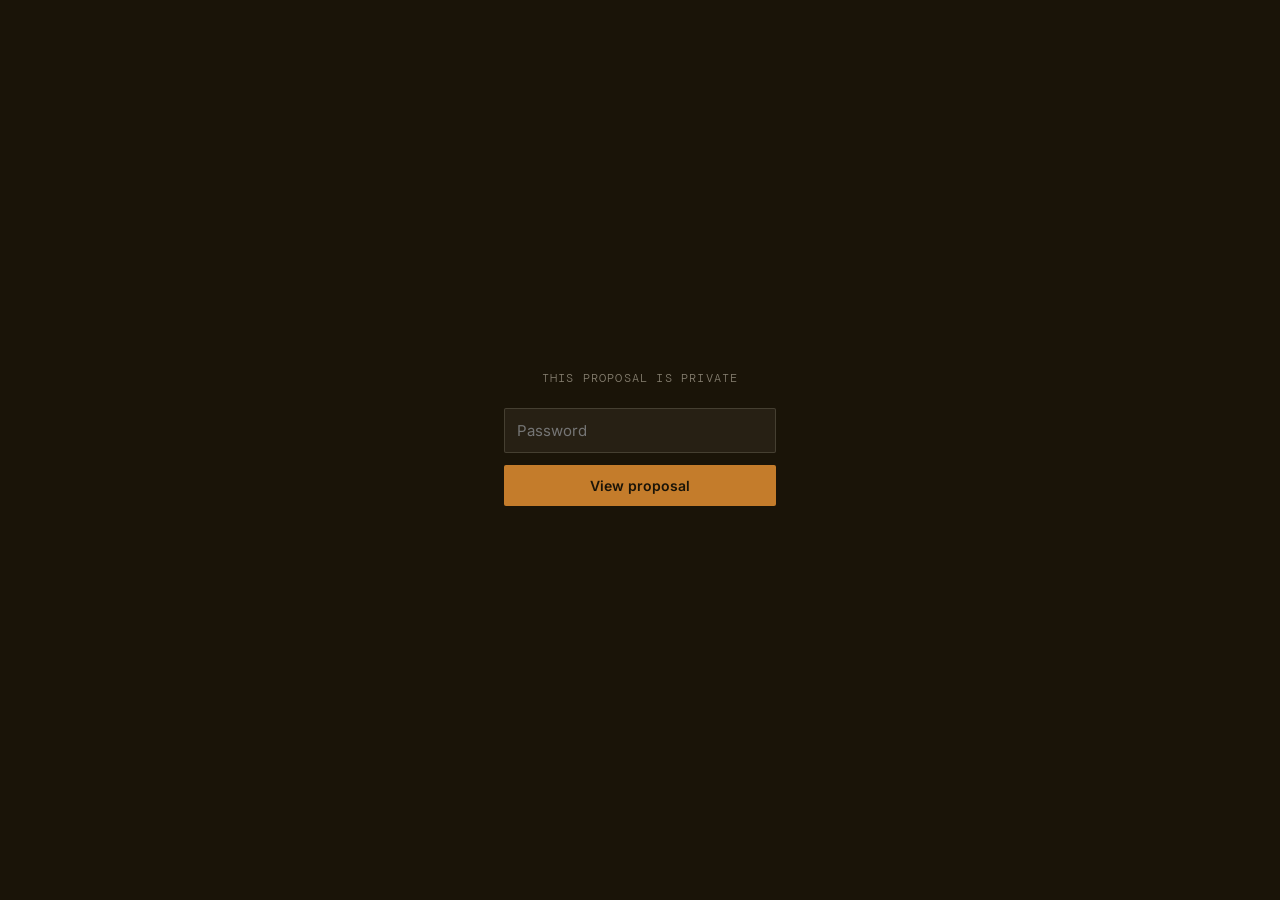
<file: meltedworkx-001/index.html>
<!DOCTYPE html>
<html lang="en">
<head>
<meta charset="UTF-8">
<meta name="viewport" content="width=device-width, initial-scale=1.0">
<title>Melted Workx — Event Operations Platform Proposal</title>
<meta name="description" content="A proposal from San Systems for Melted Workx: one data core, role-scoped views, automated guest notifications, and time-bound crew access.">
<meta property="og:title" content="Melted Workx — Event Operations Platform Proposal">
<meta property="og:description" content="A proposal from San Systems for Melted Workx.">
<meta property="og:image" content="/og-sansystems.png">
<!-- San Systems sub-brand: Cormorant Garamond, Inter, DM Mono -->
<link href="https://fonts.googleapis.com/css2?family=Cormorant+Garamond:ital,wght@0,700;1,400&family=DM+Mono:wght@300;400;500&family=Inter:wght@300;400;500;600&family=Poppins:wght@400;500;600&family=Alex+Brush&display=swap" rel="stylesheet">
<style>
  :root {
    --earth: #1a1408; --ochre: #c47c2b; --sand: #f2ead8;
    --bone: #faf6ee; --muted: #7a7060; --rule: #d8ceb8; --white: #fff;
    --green: #2a5c3a; --rust: #8b3a1a;
  }
  *{margin:0;padding:0;box-sizing:border-box;}
  body{background:var(--bone);color:var(--earth);font-family:'Inter',sans-serif;font-weight:300;line-height:1.7;}
  a{color:var(--ochre);}
  .wrap{max-width:760px;margin:0 auto;padding:0 32px;}
  h1,h2,h3{font-family:'Cormorant Garamond',serif;font-weight:700;line-height:1.15;letter-spacing:-0.02em;margin-bottom:0.5em;}
  em{font-style:italic;color:var(--green);}

  /* Cover, matches the index.html hero treatment */
  .cover{padding:60px 80px;background:var(--earth);color:var(--sand);position:relative;overflow:hidden;}
  .cover::before{content:'';position:absolute;top:-200px;right:-200px;width:500px;height:500px;border-radius:50%;border:1px solid rgba(196,124,43,0.12);}
  .cover-top{display:flex;justify-content:space-between;align-items:flex-start;margin-bottom:80px;}
  .cover-label{font-family:'DM Mono',monospace;font-size:11px;letter-spacing:0.2em;color:var(--ochre);text-transform:uppercase;}
  .cover-date{font-family:'DM Mono',monospace;font-size:11px;letter-spacing:0.1em;color:rgba(242,234,216,0.4);}
  .cover-eyebrow{font-family:'DM Mono',monospace;font-size:11px;letter-spacing:0.25em;color:var(--ochre);text-transform:uppercase;margin-bottom:28px;}
  .cover-title{font-size:clamp(40px,6vw,60px);margin-bottom:20px;max-width:14ch;}
  .cover-sub{font-size:17px;font-weight:300;color:rgba(242,234,216,0.6);max-width:480px;line-height:1.6;margin-bottom:40px;}
  .cover-divider{width:60px;height:1px;background:var(--ochre);margin-bottom:40px;}
  .cover-footer{display:flex;justify-content:space-between;align-items:flex-end;border-top:1px solid rgba(242,234,216,0.1);padding-top:24px;}
  .cover-footer-left{font-family:'DM Mono',monospace;font-size:11px;color:rgba(242,234,216,0.3);letter-spacing:0.1em;}
  .cover-footer-right{font-family:'Cormorant Garamond',serif;font-size:18px;font-weight:700;color:var(--ochre);}

  section{padding:60px 0;border-bottom:1px solid var(--rule);}
  section:last-of-type{border-bottom:none;}
  .section-label{font-family:'DM Mono',monospace;font-size:10px;letter-spacing:0.3em;color:var(--ochre);text-transform:uppercase;margin-bottom:16px;display:flex;align-items:center;gap:12px;}
  .section-label::after{content:'';flex:1;height:1px;background:var(--rule);}
  h2{font-size:clamp(26px,3.2vw,34px);margin-bottom:24px;}
  h3{font-size:19px;font-family:'Inter',sans-serif;font-weight:600;margin-top:1.6em;}
  p{margin:0 0 1.1em;max-width:64ch;font-size:15.5px;}
  ul,ol{margin:0 0 1.2em;padding-left:1.3em;max-width:64ch;}
  li{margin-bottom:0.5em;font-size:15.5px;}
  strong{font-weight:600;}

  .callout{background:var(--sand);border-left:2px solid var(--ochre);padding:20px 24px;margin:24px 0;font-size:14.5px;color:var(--muted);}
  .callout strong{color:var(--earth);}

  .arch{display:flex;flex-direction:column;gap:14px;margin:32px 0;}
  .arch-core{background:var(--sand);border:1px solid var(--rule);border-radius:2px;padding:20px 24px;}
  .arch-core .label{font-family:'DM Mono',monospace;font-size:11px;letter-spacing:0.1em;color:var(--muted);text-transform:uppercase;}
  .arch-core .name{font-family:'Cormorant Garamond',serif;font-size:22px;font-weight:700;margin-top:4px;}
  .arch-row{display:grid;grid-template-columns:repeat(auto-fit,minmax(140px,1fr));gap:2px;background:var(--rule);}
  .arch-view{background:var(--bone);padding:16px 18px;font-size:13.5px;}
  .arch-view .t{font-weight:600;display:block;margin-bottom:2px;}
  .arch-view .s{color:var(--muted);font-size:12.5px;}

  .setup-steps{display:flex;flex-direction:column;gap:2px;background:var(--rule);margin:28px 0;}
  .setup-step{background:var(--bone);padding:16px 20px;display:flex;gap:14px;align-items:flex-start;}
  .setup-step .n{font-family:'Cormorant Garamond',serif;font-weight:700;font-style:italic;color:var(--ochre);font-size:20px;min-width:1.2ch;}
  .setup-step .t{font-size:14.5px;}
  .setup-step .t strong{display:block;font-size:14.5px;margin-bottom:2px;}

  .phase{display:flex;gap:20px;padding:22px 0;border-top:1px solid var(--rule);}
  .phase:first-child{border-top:none;}
  .phase .num{font-family:'Cormorant Garamond',serif;font-weight:700;font-style:italic;font-size:30px;color:var(--ochre);min-width:1.5ch;}
  .phase .body h3{margin-top:0;}

  table{width:100%;border-collapse:collapse;margin:20px 0;font-size:14.5px;}
  th,td{text-align:left;padding:10px 12px;border-bottom:1px solid var(--rule);}
  th{font-family:'DM Mono',monospace;color:var(--muted);font-weight:500;font-size:11px;letter-spacing:0.05em;text-transform:uppercase;}
  td.num, th.num{text-align:right;}
  tfoot td{font-weight:600;border-top:2px solid var(--earth);border-bottom:none;}
  tr.discount-row td{color:var(--rust);font-weight:600;}
  .menu-name{font-weight:600;display:block;margin-bottom:4px;}
  .menu-desc{display:block;font-size:13.5px;color:var(--muted);line-height:1.5;max-width:52ch;}
  .bundle-callout{background:var(--earth);color:var(--sand);border-radius:2px;padding:24px 26px;margin:24px 0;}
  .bundle-callout strong{color:var(--ochre);}
  .bundle-callout p{color:rgba(242,234,216,0.75);margin-bottom:0.6em;}
  .bundle-callout .big{font-family:'Cormorant Garamond',serif;font-size:26px;font-weight:700;color:#fff;margin:8px 0;}

  .respond{background:var(--earth);color:var(--sand);border-radius:2px;padding:40px;}
  .respond h2{color:var(--sand);}
  .respond p{color:rgba(242,234,216,0.6);}
  .respond label{display:block;font-family:'DM Mono',monospace;font-size:11px;letter-spacing:0.1em;text-transform:uppercase;color:rgba(242,234,216,0.5);margin-bottom:8px;}
  .respond textarea,.respond select{
    width:100%;background:rgba(242,234,216,0.06);border:1px solid rgba(242,234,216,0.15);border-radius:2px;
    color:var(--sand);font-family:'Inter',sans-serif;font-size:15px;padding:12px;margin-bottom:20px;
  }
  .respond textarea{min-height:90px;resize:vertical;}
  .respond button{
    background:var(--ochre);color:var(--earth);border:none;border-radius:2px;padding:13px 26px;
    font-size:14px;font-weight:600;font-family:'Inter',sans-serif;letter-spacing:0.02em;cursor:pointer;
  }
  .respond button:hover{background:#d68a37;}
  .respond .status{margin-top:14px;font-size:13px;color:rgba(242,234,216,0.5);}

  /* Melted Workx product design system (their brand, not San Systems chrome) */
  .tokens{display:flex;flex-wrap:wrap;gap:20px;margin:28px 0 8px;}
  .token-swatch{width:128px;}
  .token-swatch .chip{height:60px;border-radius:6px;margin-bottom:8px;border:1px solid var(--rule);}
  .token-swatch .name{font-size:13px;color:var(--earth);}
  .token-swatch .hex{font-size:12px;color:var(--muted);font-family:'DM Mono',monospace;}
  .type-sample{margin:24px 0;padding:20px 0;border-top:1px solid var(--rule);}
  .type-sample .label{font-size:13px;color:var(--muted);margin-bottom:8px;}

  .mw-preview{background:#F7EBEC;border-radius:8px;padding:36px 28px;margin:28px 0;}
  .mw-frames{display:flex;gap:22px;flex-wrap:wrap;justify-content:center;align-items:flex-start;}
  .mw-frame{background:#FFFFFF;border:5px solid #2A2827;border-radius:20px;width:210px;overflow:hidden;flex-shrink:0;}
  .mw-frame.tablet{width:290px;border-radius:12px;}
  .mw-caption{text-align:center;font-size:12px;color:#7A7472;margin-top:10px;font-family:'Poppins',sans-serif;}
  .mw-screen{font-family:'Poppins',sans-serif;color:#2E2B29;}
  .mw-bar{background:#2A2827;color:#FFFFFF;font-size:11px;padding:10px 14px;font-weight:500;}
  .mw-body{padding:14px;font-size:12px;}
  .mw-field{border:1px solid #E9C6C8;border-radius:6px;padding:10px;font-size:11px;color:#A69B99;margin-bottom:10px;}
  .mw-btn{background:#C7A06B;color:#2A2827;text-align:center;border-radius:6px;padding:10px;font-size:12px;font-weight:600;}
  .mw-dots{display:flex;gap:5px;margin-bottom:14px;}
  .mw-dots span{width:6px;height:6px;border-radius:50%;background:#E9C6C8;}
  .mw-dots span.on{background:#C7A06B;}
  .mw-stat-row{display:flex;gap:8px;margin-bottom:12px;}
  .mw-stat{flex:1;background:#F7EBEC;border-radius:6px;padding:10px;}
  .mw-stat .n{font-size:16px;font-weight:600;}
  .mw-stat .l{font-size:10px;color:#8A817E;}
  .mw-exception{display:flex;justify-content:space-between;align-items:center;padding:8px 0;border-top:1px solid #F3E4E5;font-size:11px;}
  .mw-tag{background:#F3E1CB;color:#7A5A2E;border-radius:4px;padding:2px 6px;font-size:10px;}
  .mw-tag.ok{background:#F7EBEC;color:#8A3E45;}
  .mw-bubble{background:#F7EBEC;border-radius:10px;padding:12px;font-size:11.5px;margin-top:10px;line-height:1.5;}
  .mw-sender{font-size:10px;color:#8A817E;margin-bottom:4px;}

  /* Rollout timeline */
  .rollout{display:flex;flex-direction:column;gap:2px;background:var(--rule);margin:28px 0;}
  .rollout-step{background:var(--bone);padding:22px 24px;}
  .rollout-step .step-head{display:flex;align-items:baseline;gap:10px;margin-bottom:8px;}
  .rollout-step .step-head strong{font-family:'Cormorant Garamond',serif;font-size:20px;font-weight:700;}
  .rollout-step .step-head span{font-family:'DM Mono',monospace;font-size:11px;color:var(--ochre);letter-spacing:0.05em;text-transform:uppercase;}
  .rollout-step .def{font-size:14px;color:var(--muted);font-style:italic;margin-bottom:10px;}
  .rollout-step p{margin-bottom:0;font-size:14.5px;color:var(--muted);}

  /* Password gate */
  #gate{position:fixed;inset:0;background:var(--earth);z-index:999;display:flex;align-items:center;justify-content:center;}
  #gate .box{max-width:320px;width:100%;padding:0 24px;text-align:center;}
  #gate p{font-family:'DM Mono',monospace;font-size:12px;letter-spacing:0.1em;text-transform:uppercase;color:rgba(242,234,216,0.5);margin-bottom:20px;}
  #gate input{width:100%;background:rgba(242,234,216,0.06);border:1px solid rgba(242,234,216,0.15);border-radius:2px;color:var(--sand);padding:12px;font-size:15px;margin-bottom:12px;font-family:'Inter',sans-serif;}
  #gate button{width:100%;background:var(--ochre);color:var(--earth);border:none;border-radius:2px;padding:12px;font-size:14px;font-weight:600;font-family:'Inter',sans-serif;cursor:pointer;}
  #gate button:hover{background:#d68a37;}
  #gate .err{color:#e0897a;font-size:13px;margin-top:10px;min-height:16px;font-family:'Inter',sans-serif;}
  #content{display:none;}

  .doc-footer{padding:32px;display:flex;justify-content:space-between;align-items:center;border-top:1px solid var(--rule);background:var(--bone);font-size:11px;}
  .doc-footer-left{font-family:'DM Mono',monospace;color:var(--muted);}
  .doc-footer-right{font-family:'Cormorant Garamond',serif;font-size:16px;font-weight:700;color:var(--green);}

  @media (max-width:640px){
    .cover{padding:40px 24px;}
    .wrap{padding:0 24px;}
    section{padding:44px 0;}
    .doc-footer{padding:24px;flex-direction:column;gap:8px;text-align:center;}
  }
</style>
</head>
<body>

<div id="gate">
  <div class="box">
    <p>This proposal is private</p>
    <input type="password" id="gate-pw" placeholder="Password" autocomplete="off">
    <button id="gate-submit">View proposal</button>
    <div class="err" id="gate-err"></div>
  </div>
</div>

<div id="content">

<div class="cover">
  <div class="cover-top">
    <div class="cover-label">Proposal · 03</div>
    <div class="cover-date">Draft v0.2 · 22 September 2026</div>
  </div>
  <div>
    <div class="cover-eyebrow">San Systems · a division of The San Scribe Pty Ltd</div>
    <h1 class="cover-title">One record. Every role. <em>Nothing manual twice.</em></h1>
    <p class="cover-sub">An event operations platform for Melted Workx that gives your team back the time currently lost to spreadsheets, so it can go toward the brand and client work you're built to deliver.</p>
    <div class="cover-divider"></div>
  </div>
  <div class="cover-footer">
    <div class="cover-footer-left">thesanscribe.com · hello@thesanscribe.com</div>
    <div class="cover-footer-right">Melted Workx</div>
  </div>
</div>

<section>
  <div class="wrap">
    <div class="section-label">The problem</div>
    <h2>Six systems, <em>one spreadsheet</em></h2>
    <p>Right now, one spreadsheet is doing the work of six systems: guest intake, ops tracking, accreditation, session logistics, shuttle coordination, and guest communication, for delegates across multiple countries and languages, with no single source of truth.</p>
    <div class="callout">
      <strong>What we found in the current data:</strong> duplicate delegate records with conflicting details already exist in the live conference sheet. Passport images sit as unmanaged Drive links. Accessibility and dietary needs live in unstructured free text across three languages. WhatsApp numbers are collected for a day-before logistics message that today has no automated path.
    </div>
    <p>Every downstream need, the dashboard, the accreditation list, the shuttle manifest, is hand-derived from the same raw sheet, every time, by a person. That person's time is the scarce resource that should be going to brand and client relationships instead.</p>
  </div>
</section>

<section>
  <div class="wrap">
    <div class="section-label">The architecture</div>
    <h2>One core, <em>many views</em></h2>
    <p>One data core, exposed as role-scoped views. No duplicate entry, no re-keying between spreadsheets, and adding a new role later means a new view, not a new system.</p>
    <div class="arch">
      <div class="arch-core">
        <div class="label">Shared data core</div>
        <div class="name">Delegate &amp; crew records</div>
      </div>
      <div class="arch-row">
        <div class="arch-view"><span class="t">Ops dashboard</span><span class="s">Push-based, exceptions only</span></div>
        <div class="arch-view"><span class="t">Accreditation</span><span class="s">Self-scan + staff exceptions</span></div>
        <div class="arch-view"><span class="t">Sessions</span><span class="s">Breakaway RSVP counts</span></div>
        <div class="arch-view"><span class="t">Shuttle</span><span class="s">Manifest + SMS</span></div>
      </div>
    </div>
    <p>Your dashboard doesn't need to be checked, it pushes only when something needs attention: a conflicting record, an incomplete profile, an unfilled shuttle seat. Everything else, it stays quiet.</p>
  </div>
</section>

<section>
  <div class="wrap">
    <div class="section-label">Creating an event</div>
    <h2>Yours to start, <em>every time</em></h2>
    <p>You or Grant create every event yourselves, directly in the system. No call to us, no waiting on anyone. Enter the name, dates, and venue, submit, and the rest builds itself:</p>

    <div class="setup-steps">
      <div class="setup-step">
        <div class="n">1</div>
        <div class="t"><strong>Enter the basics</strong>Event name, dates, venue, and a rough expected headcount, enough to start, nothing more.</div>
      </div>
      <div class="setup-step">
        <div class="n">2</div>
        <div class="t"><strong>A fresh intake link is generated</strong>Ready to share with guests immediately, replacing the manual Google Form duplication you do today.</div>
      </div>
      <div class="setup-step">
        <div class="n">3</div>
        <div class="t"><strong>A dashboard scoped to just this event</strong>Last event's data never mixes in. Every new event starts clean.</div>
      </div>
      <div class="setup-step">
        <div class="n">4</div>
        <div class="t"><strong>A fresh notification float for this event</strong>Spend on one event is never confused with spend on another.</div>
      </div>
    </div>

    <div class="callout">
      <strong>No dependency, this is yours:</strong> creating an event is something you do, not something you wait on us for. Once this is built, running your next event, whether that's next month or next year, doesn't require contacting San Systems at all. The data, the intake link, the dashboard: you create it, you control it, you own it.
    </div>
  </div>
</section>

<section>
  <div class="wrap">
    <div class="section-label">Notifications</div>
    <h2>Sent by the <em>system</em>, not the coordinator</h2>
    <p>Change-triggered, not manually sent, split by purpose rather than preference:</p>
    <ul>
      <li><strong>SMS</strong>, the default for time-critical logistics (shuttle pickup, gate changes, check-in reminders). Works without an app, data connectivity, or opt-in friction, which matters given the delegate base spans Mozambique, Zimbabwe, Ethiopia, Botswana and beyond.</li>
      <li><strong>WhatsApp</strong>, rich content: QR codes, agenda links, documents.</li>
      <li><strong>Escalation by time-to-event</strong>, channel selection shifts to SMS automatically as an event approaches.</li>
      <li><strong>Correction loop</strong>, a guest reply ("wrong flight") auto-flags their record for review, using the same channel that sent the reminder.</li>
      <li><strong>One-tap contact</strong>, call or WhatsApp any delegate directly from their record, no searching for a number mid-crisis.</li>
    </ul>
    <div class="callout">
      <strong>Worth sizing before we quote a number:</strong> cross-border SMS pricing varies significantly by country, and some African markets require pre-registered sender IDs ahead of the next event. We'll refine this as real events run through the system rather than asking you to estimate it upfront.
    </div>
  </div>
</section>

<section>
  <div class="wrap">
    <div class="section-label">The usage float</div>
    <h2>Prepaid, <em>not a subscription</em></h2>
    <p>The AI processing and SMS/WhatsApp messages behind the notification engine aren't a fixed monthly fee, they work like prepaid airtime. You load an amount, the system draws down a little each time it sends a message or processes something automatically, and it stops the moment the balance runs out. There's no debt to run up, only a balance to top up, and only with your say-so.</p>
    <p>Think of it as a direct event cost, the same category as catering or name badges, a small per-delegate cost that scales with headcount, not overhead sitting on top of the build fee.</p>
    <div class="callout">
      <strong>Two separate meters, and they're not the same size:</strong> AI processing (reading a passport upload, flagging a duplicate record) costs fractions of a cent per delegate, it's the minor line item. SMS and WhatsApp delivery is the real cost, because it's paying a phone carrier, not us, and it varies by which countries your delegates are in.
    </div>
    <p>We'd start with a small, capped pilot float rather than a full commitment, something in the region of R500 to R1,000. You'll always be able to see the balance and what it's been spent on, and it only ever gets topped up with your approval, never automatically.</p>
  </div>
</section>

<section>
  <div class="wrap">
    <div class="section-label">Consent &amp; data handling</div>
    <h2>Consent, <em>not assumption</em></h2>
    <p>Passport images and health or accessibility data are collected across multiple jurisdictions. The intake wizard carries explicit consent language for automated messaging, rather than treating consent as implied by a submitted WhatsApp number.</p>
  </div>
</section>

<section>
  <div class="wrap">
    <div class="section-label">Crew management</div>
    <h2>The same treatment, <em>for your team</em></h2>
    <p>You assemble a different team per event, that gets the same treatment as delegate data, not a bolted-on afterthought.</p>
    <ul>
      <li>Crew records mirror the delegate architecture: one core, role-scoped views, applied to a second population.</li>
      <li><strong>Time-bound access</strong>, a crew member's permissions activate on assignment and auto-expire when the event closes. No manual revocation step, no standing access risk from past freelance staff.</li>
      <li><strong>Scales with the event</strong>, whether it's three of you on identical access, or ten registration staff at a 300-person event, the model supports both without being rebuilt.</li>
      <li><strong>Same device, one more job</strong>, the accreditation tablet already scanning guests also handles crew check-in on event day.</li>
    </ul>
  </div>
</section>

<section>
  <div class="wrap">
    <div class="section-label">Design direction</div>
    <h2>A design system for <em>Melted Workx</em></h2>
    <p>These tokens are read directly off your live site, the blush pink frame, the charcoal overlay, the gold "Solutions" highlight, the rounded sans headline, the brush-script wordmark. Not a proposed direction this time, your existing identity, carried into the product.</p>

    <div class="tokens">
      <div class="token-swatch">
        <div class="chip" style="background:#E9C6C8;"></div>
        <div class="name">Blush</div>
        <div class="hex">#E9C6C8</div>
      </div>
      <div class="token-swatch">
        <div class="chip" style="background:#2A2827;"></div>
        <div class="name">Charcoal</div>
        <div class="hex">#2A2827</div>
      </div>
      <div class="token-swatch">
        <div class="chip" style="background:#C7A06B;"></div>
        <div class="name">Gold accent</div>
        <div class="hex">#C7A06B</div>
      </div>
      <div class="token-swatch">
        <div class="chip" style="background:#FFFFFF;border-color:var(--rule);"></div>
        <div class="name">Paper</div>
        <div class="hex">#FFFFFF</div>
      </div>
    </div>
    <p style="font-size:14px;color:var(--muted);">Gold marks the same thing it marks on your site, the highlighted, active choice: a menu item in focus, a primary action. Charcoal carries structure and text. Blush stays the warm frame around the content, used sparingly inside the product for calm or resolved states rather than as a background.</p>

    <div class="type-sample">
      <div class="label">Typography</div>
      <p style="font-family:'Alex Brush',cursive;font-size:32px;margin-bottom:6px;color:var(--earth);">Melted Workx</p>
      <p style="font-family:'Poppins',sans-serif;font-size:15px;color:var(--muted);">The script is your logo mark only, never body or UI text. Everything a coordinator actually reads, headings, forms, dashboards, uses the same rounded sans your site already uses for "Where creativity meets precision" and its menu.</p>
    </div>
    <div class="callout" style="margin-top:20px;">
      <strong>Still needed from you:</strong> these hex values are close visual estimates, read from screenshots, not sampled from source assets. If you have a Wix style export or brand guide, send it over and we'll swap these for the exact values before build.
    </div>
  </div>
</section>

<section>
  <div class="wrap">
    <div class="section-label">Mockups</div>
    <h2>What it could <em>look like</em></h2>
    <p>Four screens from the Phase 1 scope, styled in the direction above: creating a new event, a guest's intake step, your exception-only dashboard, and the shuttle message a delegate actually receives.</p>

    <div class="mw-preview">
      <div class="mw-frames">

        <div>
          <div class="mw-frame">
            <div class="mw-screen">
              <div class="mw-bar">New event</div>
              <div class="mw-body">
                <div style="font-weight:600;margin-bottom:10px;">Set up your event</div>
                <div class="mw-field">Event name</div>
                <div class="mw-field">Dates</div>
                <div class="mw-field">Venue</div>
                <div class="mw-btn">Create event</div>
              </div>
            </div>
          </div>
          <div class="mw-caption">Creating an event, self-service</div>
        </div>

        <div>
          <div class="mw-frame">
            <div class="mw-screen">
              <div class="mw-bar">Melted Workx · Intake</div>
              <div class="mw-body">
                <div class="mw-dots"><span class="on"></span><span></span><span></span><span></span></div>
                <div style="font-weight:600;margin-bottom:10px;">Full name and passport</div>
                <div class="mw-field">Full name, as on passport</div>
                <div class="mw-field">Upload passport photo</div>
                <div class="mw-field">Preferred language</div>
                <div class="mw-btn">Continue</div>
              </div>
            </div>
          </div>
          <div class="mw-caption">Guest intake wizard</div>
        </div>

        <div>
          <div class="mw-frame tablet">
            <div class="mw-screen">
              <div class="mw-bar">Overview · today</div>
              <div class="mw-body">
                <div class="mw-stat-row">
                  <div class="mw-stat"><div class="n">214/300</div><div class="l">Checked in</div></div>
                  <div class="mw-stat"><div class="n">4</div><div class="l">Unfilled shuttle seats</div></div>
                </div>
                <div style="font-weight:600;font-size:11px;margin-bottom:2px;">Needs attention</div>
                <div class="mw-exception"><span>M. Manana, duplicate record</span><span class="mw-tag">review</span></div>
                <div class="mw-exception"><span>Shuttle 14:30, 2 seats open</span><span class="mw-tag">review</span></div>
                <div class="mw-exception"><span>Session B at capacity</span><span class="mw-tag ok">resolved</span></div>
              </div>
            </div>
          </div>
          <div class="mw-caption">Your dashboard, exceptions only</div>
        </div>

        <div>
          <div class="mw-frame">
            <div class="mw-screen">
              <div class="mw-bar">Messages</div>
              <div class="mw-body">
                <div class="mw-sender">Melted Workx</div>
                <div class="mw-bubble">Your shuttle picks you up at 14:30 outside Lobby A. Reply if this time doesn't work.</div>
              </div>
            </div>
          </div>
          <div class="mw-caption">Shuttle message, sent automatically</div>
        </div>

      </div>
    </div>
  </div>
</section>

<section>
  <div class="wrap">
    <div class="section-label">Phasing</div>
    <h2>What's in, <em>what's deferred, what's out</em></h2>
    <p>Two mapping sessions since the first estimate, with you and with Grant, surfaced real needs a single conversation couldn't have. Rather than one large number, the outcome is a foundation everything depends on, plus a menu you have real control over.</p>

    <div class="phase">
      <div class="num">1</div>
      <div class="body">
        <h3>Core, always included</h3>
        <p>Self-service event creation · delegate + crew data core with role-scoped views, scaling to double-digit crew at larger events · guest intake wizard · ops dashboard (push/exception-based) · per-day accreditation, no rented hardware · notification engine (SMS + WhatsApp, escalation, reactive correction loop) · session &amp; breakaway RSVP · shuttle manifest · crew management with time-bound access · consent capture · attendee and no-show reporting.</p>
      </div>
    </div>

    <div class="phase">
      <div class="num">2</div>
      <div class="body">
        <h3>The menu, your call on what's included now</h3>
        <p>Ten independent pieces, passport auto-fill, automated itinerary capture, extended reporting, vendor messaging and shuttle exports, day-scoped excursions, one-tap contact, an arrivals &amp; departures screen, excursion editing and reminders, a live headcount view, and an optional guest self-check-in feature. Full detail and pricing below, include what matters most now, defer the rest to a later phase at no loss.</p>
      </div>
    </div>

    <div class="phase">
      <div class="num">3</div>
      <div class="body">
        <h3>Explicitly not in this phase</h3>
        <p>Visa facilitation or tracking of any kind · live booking integration with Easy Shuttle or any vendor · flight or hotel booking APIs · general business email hosting · batch itinerary capture (many travellers from one email) · live flight-tracking · a defensible "admin hours saved" figure, no baseline exists yet to measure it against.</p>
      </div>
    </div>

  </div>
</section>

<section>
  <div class="wrap">
    <div class="section-label">Rollout &amp; training</div>
    <h2>From build to <em>trusted at a real event</em></h2>
    <p>A system isn't useful the day it's finished being built, it's useful once you trust it enough to run an event through it. So rollout happens in three stages, each with its own purpose. Here's what each one actually means:</p>

    <div class="rollout">
      <div class="rollout-step">
        <div class="step-head"><strong>1. Build</strong></div>
        <div class="def">The stage where we actually construct the system, before you see it running at a real event.</div>
        <p>The data core comes first, since every other part depends on it, then event creation, the guest intake wizard, dashboard, accreditation, and notification engine are built in parallel. This build gets our full attention from the day it starts, the same standard we hold for every project we take on.</p>
      </div>
      <div class="rollout-step">
        <div class="step-head"><strong>2. Shadow run</strong></div>
        <div class="def">A real event where the new system runs at the same time as your current spreadsheet process, side by side, not as a replacement yet.</div>
        <p>Nothing is left to chance: if anything about the system doesn't work the way it should, your usual process is still there, live, as the backup. This is also where you and your team actually learn to use it, on real delegate data at a real event, not in a classroom demo beforehand.</p>
      </div>
      <div class="rollout-step">
        <div class="step-head"><strong>3. Solo</strong></div>
        <div class="def">The point where the spreadsheet is retired for good and the system runs your event operations on its own.</div>
        <p>We stay on call for this first fully independent event, but the spreadsheet is no longer part of the process at all.</p>
      </div>
    </div>

    <div class="callout">
      <strong>Targeting January or February:</strong> an event in that window is the natural shadow run, close enough to plan around, far enough to build properly rather than rush. An exact date isn't locked yet, once it is, the build timeline is confirmed against it directly.
    </div>

    <h3>What training actually looks like</h3>
    <p>Two decisions already built into this proposal do most of the work here, worth explaining directly rather than just reassuring you about it:</p>
    <ul>
      <li><strong>One screen, not the whole system.</strong> Because each role only sees its own view, you only ever see your own dashboard. Guests use the intake wizard, staff use accreditation, delegates get SMS, you were never going to be trained on all of it, just your own corner.</li>
      <li><strong>Your screen is designed to show almost nothing.</strong> It only speaks up when something needs attention. There's no dense admin panel to master, most of the time, there's simply nothing to look at.</li>
    </ul>
    <p>Training itself: a 30&ndash;45 minute walkthrough using your real upcoming event's data, not a generic demo, timed to land right before the shadow run so it's used immediately rather than half-remembered weeks later. No manual, no course, one thing to recognise: when something's amber, tap it.</p>
  </div>
</section>

<section>
  <div class="wrap">
    <div class="section-label">Investment</div>
    <h2>What this <em>costs</em></h2>
    <p>Structured deliberately as a foundation plus a menu, not one fixed number. Every price below is real, nothing is discounted to make a smaller module look more attractive, you're seeing the actual cost either way.</p>

    <h3>The foundation</h3>
    <table>
      <tr><th>What it gives you</th><th class="num">Cost</th></tr>
      <tr><td>Everything under Core above, the complete, working system</td><td class="num">R51,100</td></tr>
      <tr class="discount-row"><td>Founding-client contribution, our thank-you for being our first partner at this scale, a one-time gesture, not a standing discount</td><td class="num">&minus;R5,000</td></tr>
      <tfoot>
        <tr><td>Foundation, final</td><td class="num">R46,100</td></tr>
      </tfoot>
    </table>

    <h3>The menu, include what matters most now, defer the rest</h3>
    <table>
      <tr><th>What it gives you</th><th class="num">Cost</th></tr>
      <tr>
        <td>
          <span class="menu-name">Passport photo auto-fill</span>
          <span class="menu-desc">A guest photographs their passport, the system reads their name, passport number, and nationality automatically. They confirm it's correct before anything is saved, nothing is ever assumed right without a human checking it.</span>
        </td>
        <td class="num">R2,810</td>
      </tr>
      <tr>
        <td>
          <span class="menu-name">Forward a flight email instead of retyping it</span>
          <span class="menu-desc">Right now every flight confirmation gets manually retyped into a spreadsheet. Forward the email to a dedicated address instead, and the system reads out the details and works out the hotel check-in date using the exact rule you already use today.</span>
        </td>
        <td class="num">R6,940</td>
      </tr>
      <tr>
        <td>
          <span class="menu-name">Nationality, media &amp; session attendance reports</span>
          <span class="menu-desc">Ready-made breakdowns by country, by media/VIP category, and by which breakaway sessions people actually attended, the kind of report you already hand to clients today, generated automatically instead of built by hand.</span>
        </td>
        <td class="num">R4,610</td>
      </tr>
      <tr>
        <td>
          <span class="menu-name">Vendor messaging + Easy Shuttle export</span>
          <span class="menu-desc">Message Easy Shuttle, a hotel's own transport desk, or any other vendor directly from the system, and hand Easy Shuttle a ready-formatted list instead of building one by hand. This doesn't book shuttles automatically, that stays your judgement call, it just removes the manual list-building.</span>
        </td>
        <td class="num">R3,250</td>
      </tr>
      <tr>
        <td>
          <span class="menu-name">Day-by-day excursions</span>
          <span class="menu-desc">Table Mountain on Monday, Robben Island on Tuesday, each treated as its own scheduled option so guests select the right day automatically, rather than the system only understanding same-day sessions.</span>
        </td>
        <td class="num">R2,020</td>
      </tr>
      <tr>
        <td>
          <span class="menu-name">One-tap contact + bulk "update your details" link</span>
          <span class="menu-desc">One tap on any guest's record to call or WhatsApp them directly. Plus a link you can send to everyone at once asking them to confirm their details are still correct, instead of chasing updates individually.</span>
        </td>
        <td class="num">R2,020</td>
      </tr>
      <tr>
        <td>
          <span class="menu-name">Arrivals &amp; departures screen <em>(our recommendation, if only one item stays in)</em></span>
          <span class="menu-desc">One screen showing exactly who's landing today, in what order, and their current status, and the same for departure day. This is the direct fix for what you've called your worst headache, the day guests miss flights, change plans, or won't get on the bus on time.</span>
        </td>
        <td class="num">R4,610</td>
      </tr>
      <tr>
        <td>
          <span class="menu-name">Excursion editing, cancellation &amp; departure reminders</span>
          <span class="menu-desc">Change a departure time or cancel an excursion, and everyone who'd RSVP'd is told automatically. A reminder also goes out shortly before a bus leaves.</span>
        </td>
        <td class="num">R2,810</td>
      </tr>
      <tr>
        <td>
          <span class="menu-name">Live headcount view</span>
          <span class="menu-desc">See, in real time, exactly how many people are confirmed in each breakaway room or on each excursion, without radioing around or counting heads.</span>
        </td>
        <td class="num">R1,010</td>
      </tr>
      <tr>
        <td>
          <span class="menu-name">Optional guest self-check-in</span>
          <span class="menu-desc">An additional, optional way for guests to confirm their own arrival or departure status themselves, alongside the crew-led method, which stays exactly as it is either way. Built specifically to test whether guests actually want to do this themselves, not assumed upfront.</span>
        </td>
        <td class="num">R2,810</td>
      </tr>
      <tfoot>
        <tr><td>Full menu, if everything's included</td><td class="num">R32,890</td></tr>
      </tfoot>
    </table>

    <div class="callout">
      <strong>Total, foundation plus the full menu: R78,990.</strong> Defer any menu item and the total comes down by exactly that item's price, nothing else changes. This isn't a negotiating position, it's a real menu, choose what serves you now.
    </div>

    <div class="bundle-callout">
      <strong>Take the full menu, save an extra 9.5%</strong>
      <p>Not a discount on any single item, every price above stays exactly as listed. This is a separate reward specifically for committing to the whole roadmap at once, rather than a reason to distrust the individual prices.</p>
      <div class="big">R78,990 &rarr; R71,500</div>
      <p style="margin-bottom:0;">Defer even one item and this incentive doesn't apply, you'd keep the founding-client discount above, but the menu prices stand as listed.</p>
    </div>

    <h3>Ongoing retainer</h3>
    <p>Since you're open to one: three tiers, hosting and support only. The usage float above sits outside all three, billed separately at cost plus a stated margin.</p>
    <table>
      <tr><th>Tier</th><th class="num">Monthly</th><th>Covers</th></tr>
      <tr><td>Basic</td><td class="num">R2,500</td><td>Hosting, uptime, security patches</td></tr>
      <tr><td>Standard</td><td class="num">R4,000</td><td>+ minor fixes, monthly check-in</td></tr>
      <tr><td>Premium</td><td class="num">R6,000</td><td>+ priority support, quarterly feature review</td></tr>
    </table>
  </div>
</section>

<section>
  <div class="wrap">
    <div class="section-label">What we need from you</div>
    <h2>Two things, <em>that's all</em></h2>
    <p>Everything that was genuinely open has been resolved from what you and Grant have already told us. Two things remain, both simple:</p>
    <ul>
      <li><strong>Your brand assets</strong>, a Wix style export or brand guide if you have one, so the design system above moves from close estimates to exact values before build starts.</li>
      <li><strong>Grant's report list</strong>, any reporting beyond what's already included above (attendance, no-shows, nationalities, media, session-by-session numbers), he mentioned he'd send examples, whatever he sends slots straight in.</li>
    </ul>
  </div>
</section>

<section>
  <div class="wrap">
    <div class="respond">
      <h2>Your response</h2>
      <p>Let us know where this stands, no need to write a full email back.</p>
      <form id="respond-form">
        <label for="decision">Decision</label>
        <select id="decision" name="decision" required>
          <option value="">Choose one</option>
          <option value="approve">Approve, let's move to Phase 1</option>
          <option value="revise">Needs revision</option>
          <option value="discuss">Let's discuss first</option>
        </select>
        <label for="notes">Notes (optional)</label>
        <textarea id="notes" name="notes" placeholder="Anything you want us to know before we talk"></textarea>
        <button type="submit">Send response</button>
        <div class="status" id="form-status"></div>
      </form>
    </div>
  </div>
</section>

<div class="doc-footer">
  <div class="doc-footer-left">San Systems · a division of The San Scribe Pty Ltd · hello@thesanscribe.com</div>
  <div class="doc-footer-right">Melted Workx</div>
</div>

</div>

<script>
  // Password gate. No plaintext password in source, checked against a SHA-256 hash.
  // Live password: MW-Phase1-2027 (set 22 September 2026). To change it, generate a new
  // hash: crypto.subtle.digest('SHA-256', new TextEncoder().encode('yourpassword'))
  var PASSWORD_HASH = '760319ca3777e6def56ebb5881093a4a5540ef484fc4bb6a7e409ed44778bad6';

  function hashHex(text) {
    return crypto.subtle.digest('SHA-256', new TextEncoder().encode(text)).then(function (buf) {
      return Array.from(new Uint8Array(buf)).map(function (b) { return b.toString(16).padStart(2, '0'); }).join('');
    });
  }

  function unlock() {
    document.getElementById('gate').style.display = 'none';
    document.getElementById('content').style.display = 'block';
    // View tracking (Beacon API, anonymous, no PII) is wired to n8n once that
    // webhook exists. Left out for now rather than pointing at a placeholder.
  }

  if (sessionStorage.getItem('mw-unlocked') === '1') {
    unlock();
  }

  document.getElementById('gate-submit').addEventListener('click', function () {
    var pw = document.getElementById('gate-pw').value;
    hashHex(pw).then(function (hex) {
      if (hex === PASSWORD_HASH) {
        sessionStorage.setItem('mw-unlocked', '1');
        unlock();
      } else {
        document.getElementById('gate-err').textContent = 'Incorrect password';
      }
    });
  });

  document.getElementById('gate-pw').addEventListener('keydown', function (e) {
    if (e.key === 'Enter') document.getElementById('gate-submit').click();
  });

  document.getElementById('respond-form').addEventListener('submit', function (e) {
    e.preventDefault();
    var decision = document.getElementById('decision').value;
    var notes = document.getElementById('notes').value;
    var subject = 'Melted Workx proposal response: ' + decision;
    var body = 'Decision: ' + decision + '\n\nNotes:\n' + notes;
    window.location.href = 'mailto:hello@thesanscribe.com?subject=' + encodeURIComponent(subject) + '&body=' + encodeURIComponent(body);
    document.getElementById('form-status').textContent = 'Opening your email client to send this.';
  });
</script>

</body>
</html>
</file>
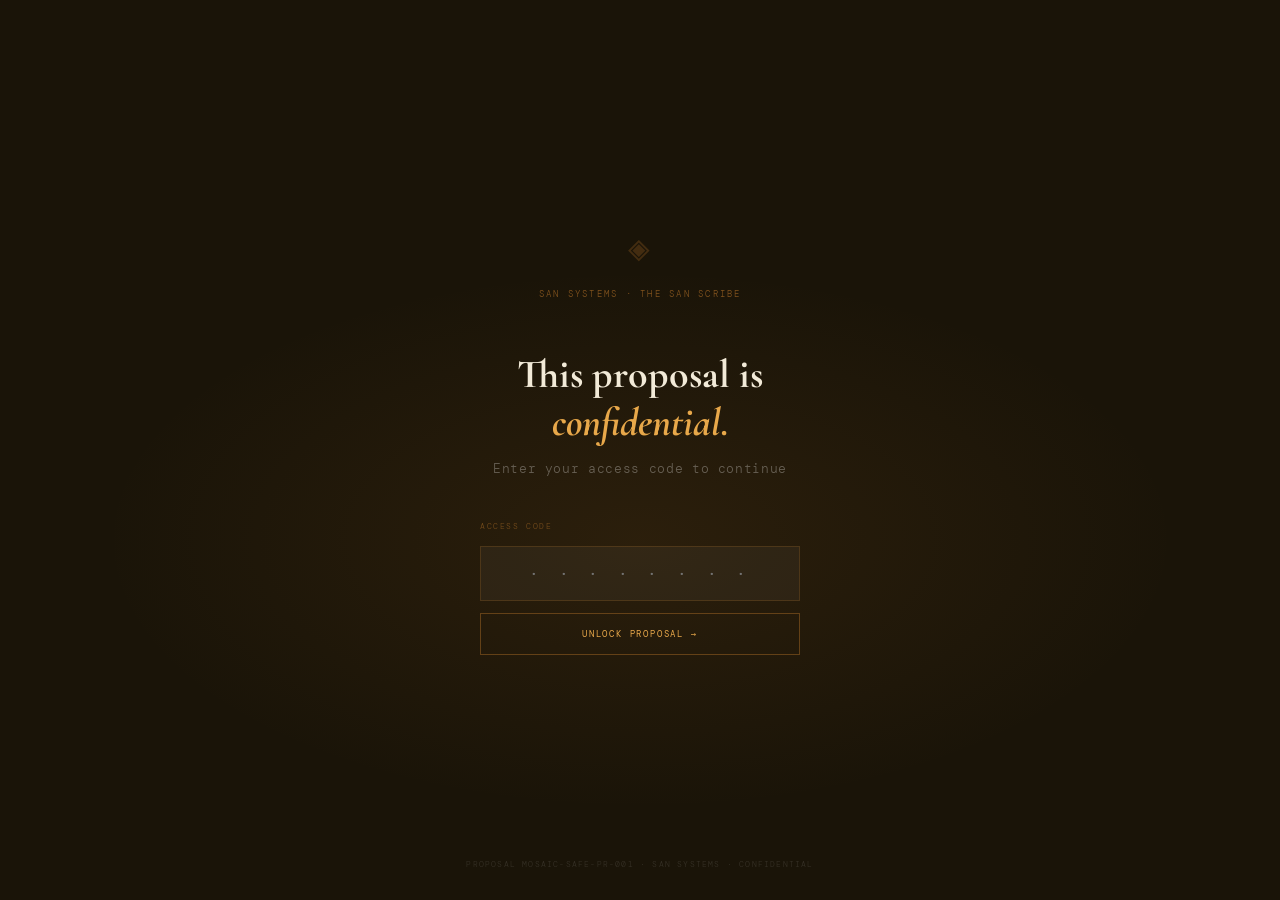
<file: mosaic-safe-pr-001/index.html>
<!DOCTYPE html>
<html lang="en">
<head>
  <meta property="og:type" content="website" />
  <meta property="og:url" content="https://proposal.thesanscribe.com/mosaic-safe-pr-001" />
  <meta property="og:title" content="San Systems — MOSAIC SAFE-PR Proposal" />
  <meta property="og:description" content="A confidential proposal prepared for MOSAIC Training Service and Healing Centre. Prepared by San Systems, a private division of The San Scribe." />
  <meta property="og:image" content="https://proposal.thesanscribe.com/og-sansystems.png" />
  <meta property="og:image:width" content="1200" />
  <meta property="og:image:height" content="630" />
  <meta property="og:site_name" content="San Systems · The San Scribe" />
  <meta name="twitter:card" content="summary_large_image" />
  <meta name="twitter:title" content="San Systems — MOSAIC SAFE-PR Proposal" />
  <meta name="twitter:description" content="Confidential proposal prepared by San Systems for MOSAIC." />
  <meta name="twitter:image" content="https://proposal.thesanscribe.com/og-sansystems.png" />
<meta charset="UTF-8">
<meta name="viewport" content="width=device-width, initial-scale=1.0">
<title>MOSAIC SAFE-PR Proposal — San Systems</title>
<link href="https://fonts.googleapis.com/css2?family=Cormorant+Garamond:ital,wght@0,400;0,600;0,700;1,400;1,600&family=DM+Mono:wght@300;400;500&family=Inter:wght@300;400;500&display=swap" rel="stylesheet">
<style>
:root {
  --earth: #1a1408;
  --soil: #2d2416;
  --ochre: #c47c2b;
  --ochre-light: #e8a84a;
  --sand: #f2ead8;
  --bone: #faf6ee;
  --ash: #e8e0cc;
  --muted: #7a7060;
  --rule: #d8ceb8;
  --white: #ffffff;
  --green: #2a5c3a;
  --rust: #8b3a1a;
}
*{margin:0;padding:0;box-sizing:border-box;}
html { scroll-behavior: smooth; }
body {
  background: var(--bone);
  color: var(--earth);
  font-family: 'Inter', sans-serif;
  font-weight: 300;
  line-height: 1.7;
}
body::after {
  content:'';
  position:fixed;
  inset:0;
  background-image:url("data:image/svg+xml,%3Csvg viewBox='0 0 512 512' xmlns='http://www.w3.org/2000/svg'%3E%3Cfilter id='n'%3E%3CfeTurbulence type='fractalNoise' baseFrequency='0.75' numOctaves='4' stitchTiles='stitch'/%3E%3C/filter%3E%3Crect width='100%25' height='100%25' filter='url(%23n)' opacity='0.028'/%3E%3C/svg%3E");
  pointer-events:none;
  z-index:999;
}
.sidebar {
  position: fixed; left: 0; top: 0; bottom: 0; width: 220px;
  background: var(--earth); display: flex; flex-direction: column;
  padding: 40px 0 32px; z-index: 100; overflow-y: auto;
}
.sidebar-brand { padding: 0 28px 32px; border-bottom: 1px solid rgba(255,255,255,0.08); margin-bottom: 24px; }
.sidebar-brand .ss-label { font-family:'DM Mono',monospace; font-size:8px; letter-spacing:.22em; text-transform:uppercase; color:var(--ochre); margin-bottom:6px; }
.sidebar-brand .ss-name { font-family:'Cormorant Garamond',serif; font-size:20px; font-weight:600; color:var(--bone); line-height:1.2; }
.sidebar-brand .ss-sub { font-family:'DM Mono',monospace; font-size:8px; letter-spacing:.15em; text-transform:uppercase; color:rgba(255,255,255,0.3); margin-top:4px; }
.nav-section { font-family:'DM Mono',monospace; font-size:7px; letter-spacing:.2em; text-transform:uppercase; color:rgba(255,255,255,0.2); padding:0 28px; margin-bottom:8px; margin-top:16px; }
.nav-link { display:block; padding:9px 28px; font-family:'DM Mono',monospace; font-size:9px; letter-spacing:.12em; text-transform:uppercase; color:rgba(255,255,255,0.45); text-decoration:none; transition:all .2s; border-left:2px solid transparent; cursor:pointer; }
.nav-link:hover,.nav-link.active { color:var(--ochre-light); border-left-color:var(--ochre); background:rgba(196,124,43,0.06); }
.sidebar-footer { margin-top:auto; padding:24px 28px 0; border-top:1px solid rgba(255,255,255,0.08); font-family:'DM Mono',monospace; font-size:8px; letter-spacing:.1em; color:rgba(255,255,255,0.2); line-height:1.8; }
.main { margin-left:220px; min-height:100vh; }
.section{display:none;}
.section.active{display:block;animation:fadeIn .5s ease both;}
@keyframes fadeIn{from{opacity:0;transform:translateY(12px)}to{opacity:1;transform:translateY(0)}}
.cover{min-height:100vh;background:var(--earth);display:flex;flex-direction:column;padding:0;position:relative;overflow:hidden;}
.cover-texture{position:absolute;inset:0;background:radial-gradient(ellipse 80% 60% at 80% 40%,rgba(196,124,43,0.12) 0%,transparent 60%),radial-gradient(ellipse 60% 80% at 20% 80%,rgba(196,124,43,0.06) 0%,transparent 50%);}
.cover-top{padding:48px 64px 0;display:flex;justify-content:space-between;align-items:flex-start;position:relative;z-index:2;}
.cover-logo{font-family:'DM Mono',monospace;font-size:9px;letter-spacing:.2em;text-transform:uppercase;color:var(--ochre);line-height:1.8;}
.cover-meta{text-align:right;font-family:'DM Mono',monospace;font-size:8px;letter-spacing:.15em;text-transform:uppercase;color:rgba(255,255,255,0.25);line-height:1.8;}
.cover-body{flex:1;display:flex;flex-direction:column;justify-content:center;padding:64px 64px 40px;position:relative;z-index:2;}
.cover-eyebrow{font-family:'DM Mono',monospace;font-size:9px;letter-spacing:.25em;text-transform:uppercase;color:var(--ochre);margin-bottom:28px;display:flex;align-items:center;gap:16px;}
.cover-eyebrow::after{content:'';width:48px;height:1px;background:var(--ochre);opacity:.4;}
.cover h1{font-family:'Cormorant Garamond',serif;font-size:clamp(40px,5vw,68px);font-weight:700;color:var(--bone);line-height:1.08;letter-spacing:-.02em;margin-bottom:32px;}
.cover h1 em{font-style:italic;color:var(--ochre-light);}
.cover-desc{font-size:15px;color:rgba(255,255,255,0.5);max-width:560px;line-height:1.8;margin-bottom:56px;}
.cover-stats{display:flex;gap:48px;padding-top:48px;border-top:1px solid rgba(255,255,255,0.08);flex-wrap:wrap;}
.cover-stat-num{font-family:'Cormorant Garamond',serif;font-size:36px;font-weight:700;color:var(--ochre-light);line-height:1;margin-bottom:4px;}
.cover-stat-label{font-family:'DM Mono',monospace;font-size:8px;letter-spacing:.15em;text-transform:uppercase;color:rgba(255,255,255,0.3);line-height:1.6;}
.cover-bottom{padding:32px 64px;display:flex;justify-content:space-between;align-items:flex-end;position:relative;z-index:2;border-top:1px solid rgba(255,255,255,0.06);flex-wrap:wrap;gap:16px;}
.cover-client{font-family:'DM Mono',monospace;font-size:8px;letter-spacing:.15em;text-transform:uppercase;color:rgba(255,255,255,0.2);line-height:1.8;}
.cover-btn{font-family:'DM Mono',monospace;font-size:9px;letter-spacing:.15em;text-transform:uppercase;color:var(--ochre);border:1px solid rgba(196,124,43,0.3);padding:12px 24px;cursor:pointer;background:none;transition:all .2s;}
.cover-btn:hover{background:rgba(196,124,43,0.1);border-color:var(--ochre);}
.content-page{padding:64px;max-width:860px;}
.content-page.full{max-width:100%;padding:64px;}
.section-eyebrow{font-family:'DM Mono',monospace;font-size:9px;letter-spacing:.2em;text-transform:uppercase;color:var(--ochre);margin-bottom:14px;display:flex;align-items:center;gap:14px;}
.section-eyebrow::after{content:'';flex:1;max-width:40px;height:1px;background:var(--ochre);opacity:.35;}
.section-title{font-family:'Cormorant Garamond',serif;font-size:clamp(26px,3.2vw,42px);font-weight:700;letter-spacing:-.02em;line-height:1.15;margin-bottom:16px;}
.section-title em{font-style:italic;color:var(--ochre);}
.section-intro{font-size:14px;color:var(--muted);max-width:600px;line-height:1.85;margin-bottom:40px;padding-bottom:32px;border-bottom:1px solid var(--rule);}
.what-grid{display:grid;grid-template-columns:1fr 1fr;gap:3px;margin-bottom:3px;}
.what-cell{background:var(--white);padding:28px 30px;}
.what-cell.dark{background:var(--earth);}
.what-cell-label{font-family:'DM Mono',monospace;font-size:8px;letter-spacing:.18em;text-transform:uppercase;margin-bottom:12px;}
.what-cell:not(.dark) .what-cell-label{color:var(--ochre);}
.what-cell.dark .what-cell-label{color:rgba(196,124,43,0.6);}
.what-cell h3{font-family:'Cormorant Garamond',serif;font-size:21px;font-weight:700;margin-bottom:12px;line-height:1.25;}
.what-cell:not(.dark) h3{color:var(--earth);}
.what-cell.dark h3{color:var(--bone);}
.what-cell p, .what-cell li{font-size:13px;line-height:1.75;}
.what-cell:not(.dark) p, .what-cell:not(.dark) li{color:var(--muted);}
.what-cell.dark p, .what-cell.dark li{color:rgba(255,255,255,0.5);}
.what-cell ul{list-style:none;display:flex;flex-direction:column;gap:8px;}
.what-cell ul li::before{content:'\2192';margin-right:8px;color:var(--ochre);}
.day-timeline{position:relative;padding-left:32px;}
.day-timeline::before{content:'';position:absolute;left:7px;top:8px;bottom:8px;width:1px;background:var(--rule);}
.day-event{position:relative;margin-bottom:32px;}
.day-event::before{content:'';position:absolute;left:-28px;top:6px;width:10px;height:10px;border-radius:50%;background:var(--bone);border:2px solid var(--ochre);}
.day-event.ai-moment::before{background:var(--ochre);}
.day-event.roland-moment::before{background:var(--green);border-color:var(--green);}
.day-time{font-family:'DM Mono',monospace;font-size:9px;letter-spacing:.15em;color:var(--ochre);margin-bottom:4px;}
.day-event.roland-moment .day-time{color:var(--green);}
.day-event-card{background:var(--white);padding:20px 24px;border-left:3px solid transparent;}
.day-event.ai-moment .day-event-card{border-left-color:var(--ochre);}
.day-event.roland-moment .day-event-card{border-left-color:var(--green);}
.day-event h4{font-size:14px;font-weight:500;margin-bottom:5px;}
.day-event p{font-size:12px;color:var(--muted);line-height:1.65;}
.day-event .ai-tag{display:inline-block;margin-top:8px;font-family:'DM Mono',monospace;font-size:8px;letter-spacing:.12em;text-transform:uppercase;padding:3px 8px;border-radius:2px;}
.ai-moment .ai-tag{background:rgba(196,124,43,0.1);color:var(--ochre);}
.roland-moment .ai-tag{background:rgba(42,92,58,0.1);color:var(--green);}
.scope-wrapper{overflow-x:auto;}
.scope-table{width:100%;border-collapse:collapse;background:var(--white);}
.scope-table th{font-family:'DM Mono',monospace;font-size:8px;letter-spacing:.15em;text-transform:uppercase;color:var(--muted);padding:14px 20px;text-align:left;border-bottom:2px solid var(--earth);background:var(--sand);white-space:nowrap;}
.scope-table td{padding:14px 20px;font-size:12px;border-bottom:1px solid var(--ash);vertical-align:top;line-height:1.6;}
.scope-table tr:last-child td{border-bottom:none;}
.scope-table tr:hover td{background:#faf7f0;}
.phase-tag{display:inline-block;font-family:'DM Mono',monospace;font-size:8px;letter-spacing:.1em;text-transform:uppercase;padding:3px 7px;border-radius:2px;white-space:nowrap;}
.ph1{background:rgba(196,124,43,0.1);color:var(--ochre);}
.ph2{background:rgba(42,92,58,0.1);color:var(--green);}
.ph3{background:rgba(26,20,8,0.07);color:var(--muted);}
.phg{background:rgba(139,58,26,0.1);color:var(--rust);}
.status-dot{display:inline-block;width:7px;height:7px;border-radius:50%;margin-right:6px;}
.dot-build{background:var(--ochre);}
.dot-ready{background:var(--green);}
.dot-later{background:var(--rule);}
.dot-gate{background:var(--rust);}
.tiers-wrap{display:grid;grid-template-columns:1fr 1fr 1fr;gap:3px;background:var(--earth);border:2px solid var(--earth);margin-bottom:3px;}
.tier-card{background:var(--bone);padding:32px 26px 36px;display:flex;flex-direction:column;position:relative;}
.tier-card.featured{background:var(--earth);}
.tier-ribbon{position:absolute;top:0;right:0;background:var(--ochre);color:white;font-family:'DM Mono',monospace;font-size:8px;letter-spacing:.12em;text-transform:uppercase;padding:5px 12px;}
.tier-name{font-family:'DM Mono',monospace;font-size:8px;letter-spacing:.2em;text-transform:uppercase;margin-bottom:18px;}
.tier-card:not(.featured) .tier-name{color:var(--muted);}
.tier-card.featured .tier-name{color:var(--ochre);}
.tier-price{font-family:'Cormorant Garamond',serif;font-size:34px;font-weight:700;line-height:1.15;margin-bottom:4px;}
.tier-card:not(.featured) .tier-price{color:var(--earth);}
.tier-card.featured .tier-price{color:var(--bone);}
.tier-period{font-size:11px;margin-bottom:8px;}
.tier-card:not(.featured) .tier-period{color:var(--muted);}
.tier-card.featured .tier-period{color:rgba(255,255,255,0.4);}
.tier-anchor{font-size:11px;padding-bottom:20px;margin-bottom:20px;}
.tier-card:not(.featured) .tier-anchor{color:var(--muted);border-bottom:1px solid var(--rule);}
.tier-card.featured .tier-anchor{color:rgba(255,255,255,0.3);border-bottom:1px solid rgba(255,255,255,0.08);}
.tier-features{list-style:none;flex:1;display:flex;flex-direction:column;gap:9px;}
.tier-features li{font-size:12px;padding-left:16px;position:relative;line-height:1.55;}
.tier-card:not(.featured) .tier-features li{color:var(--earth);}
.tier-card.featured .tier-features li{color:rgba(255,255,255,0.6);}
.tier-features li::before{content:'\2713';position:absolute;left:0;font-family:'DM Mono',monospace;font-size:9px;}
.tier-card:not(.featured) .tier-features li::before{color:var(--green);}
.tier-card.featured .tier-features li::before{color:var(--ochre);}
.tier-setup{margin-top:20px;font-family:'DM Mono',monospace;font-size:9px;letter-spacing:.1em;padding:10px 0 0;}
.tier-card:not(.featured) .tier-setup{color:var(--muted);border-top:1px solid var(--rule);}
.tier-card.featured .tier-setup{color:rgba(255,255,255,0.3);border-top:1px solid rgba(255,255,255,0.08);}
.terms-grid{display:grid;grid-template-columns:1fr 1fr;gap:3px;margin-bottom:32px;}
.terms-cell{background:var(--white);padding:22px 26px;}
.terms-cell-label{font-family:'DM Mono',monospace;font-size:8px;letter-spacing:.18em;text-transform:uppercase;color:var(--ochre);margin-bottom:8px;}
.terms-cell p{font-size:13px;color:var(--muted);line-height:1.75;}
.terms-cell strong{color:var(--earth);font-weight:500;}
.acceptance-box{background:var(--earth);padding:44px;margin-bottom:3px;position:relative;overflow:hidden;}
.acceptance-box::before{content:'\25C8';position:absolute;right:44px;top:50%;transform:translateY(-50%);font-size:130px;color:white;opacity:.02;}
.acceptance-box .acc-label{font-family:'DM Mono',monospace;font-size:8px;letter-spacing:.2em;text-transform:uppercase;color:var(--ochre);margin-bottom:18px;}
.acceptance-box h3{font-family:'Cormorant Garamond',serif;font-size:26px;font-style:italic;color:var(--bone);margin-bottom:16px;}
.acceptance-box p{font-size:13px;color:rgba(255,255,255,0.4);max-width:540px;line-height:1.8;margin-bottom:28px;}
.acceptance-box ol{color:rgba(255,255,255,0.5);padding-left:18px;max-width:520px;margin-bottom:28px;}
.acceptance-box li{margin-bottom:8px;font-size:13px;}
.sig-grid{display:grid;grid-template-columns:1fr 1fr;gap:44px;}
.sig-label{font-family:'DM Mono',monospace;font-size:8px;letter-spacing:.15em;text-transform:uppercase;color:rgba(255,255,255,0.25);margin-bottom:36px;}
.sig-line{border-top:1px solid rgba(255,255,255,0.15);padding-top:12px;font-family:'DM Mono',monospace;font-size:9px;letter-spacing:.1em;color:rgba(255,255,255,0.25);line-height:1.8;}
.divider{height:1px;background:var(--rule);margin:44px 0;}
.pull-quote{background:var(--sand);border-left:3px solid var(--ochre);padding:24px 28px;margin:28px 0;}
.pull-quote blockquote{font-family:'Cormorant Garamond',serif;font-size:18px;font-style:italic;color:var(--earth);line-height:1.55;}
.pull-quote cite{display:block;margin-top:10px;font-family:'DM Mono',monospace;font-size:8px;letter-spacing:.15em;text-transform:uppercase;color:var(--muted);font-style:normal;}
.info-box{background:var(--white);border:1px solid var(--rule);padding:22px 26px;margin:22px 0;}
.info-box-label{font-family:'DM Mono',monospace;font-size:8px;letter-spacing:.18em;text-transform:uppercase;color:var(--ochre);margin-bottom:10px;}
.info-box p{font-size:13px;color:var(--muted);line-height:1.75;}
.info-box ul{list-style:none;display:flex;flex-direction:column;gap:8px;margin-top:8px;}
.info-box ul li{font-size:13px;color:var(--muted);padding-left:18px;position:relative;line-height:1.6;}
.info-box ul li::before{content:'\2192';position:absolute;left:0;color:var(--ochre);font-size:11px;}
.map-figure{background:var(--white);border:1px solid var(--rule);padding:20px;margin:24px 0;}
.map-figure svg{width:100%;height:auto;display:block;}
.map-caption{font-size:12px;color:var(--muted);margin-top:10px;}
@media(max-width:768px){
  .sidebar{display:none;} .main{margin-left:0;}
  .content-page{padding:32px 24px 80px;}
  .cover-body{padding:40px 32px;} .cover-top,.cover-bottom{padding:32px;}
  .cover-stats{flex-wrap:wrap;gap:24px;}
  .what-grid,.tiers-wrap,.terms-grid,.sig-grid{grid-template-columns:1fr;}
  .tiers-wrap{background:var(--bone);border:none;gap:16px;}
  .day-timeline{padding-left:24px;}
}
.mobile-nav{display:none;position:sticky;top:0;z-index:50;background:var(--earth);overflow-x:auto;scrollbar-width:none;}
@media(max-width:768px){.mobile-nav{display:flex;}}
.mobile-nav-btn{flex-shrink:0;padding:14px 18px;font-family:'DM Mono',monospace;font-size:8px;letter-spacing:.14em;text-transform:uppercase;color:rgba(255,255,255,0.4);cursor:pointer;background:none;border:none;border-bottom:2px solid transparent;white-space:nowrap;}
.mobile-nav-btn.active{color:var(--ochre);border-bottom-color:var(--ochre);}
.download-btn{font-family:'DM Mono',monospace;font-size:9px;letter-spacing:.15em;text-transform:uppercase;color:var(--bone);background:var(--ochre);border:none;padding:12px 24px;cursor:pointer;transition:opacity .2s;}
.download-btn:hover{opacity:.85;}
@media print{
  #ss-gate,.sidebar,.mobile-nav,.cover-btn,.download-btn{display:none!important;}
  .main{margin-left:0!important;}
  .section{display:block!important;animation:none!important;page-break-after:always;}
  .cover{min-height:auto;}
  body::after{display:none;}
}
#ss-gate{position:fixed;inset:0;z-index:9999;background:#1a1408;display:flex;flex-direction:column;align-items:center;justify-content:center;padding:32px;}
#ss-gate::before{content:'';position:absolute;inset:0;background:radial-gradient(ellipse 70% 50% at 50% 60%,rgba(196,124,43,0.1) 0%,transparent 60%);pointer-events:none;}
.gate-logo{font-family:'DM Mono',monospace;font-size:9px;letter-spacing:.25em;text-transform:uppercase;color:rgba(196,124,43,0.6);margin-bottom:48px;text-align:center;position:relative;}
.gate-symbol{font-size:36px;margin-bottom:8px;opacity:.4;}
.gate-title{font-family:'Cormorant Garamond',serif;font-size:clamp(26px,4vw,40px);font-weight:700;color:#f2ead8;text-align:center;line-height:1.2;margin-bottom:12px;position:relative;}
.gate-title em{font-style:italic;color:#e8a84a;}
.gate-sub{font-size:13px;color:rgba(255,255,255,0.3);text-align:center;margin-bottom:40px;font-family:'DM Mono',monospace;letter-spacing:.05em;position:relative;}
.gate-input-wrap{display:flex;flex-direction:column;align-items:center;gap:12px;width:100%;max-width:320px;position:relative;}
.gate-label{font-family:'DM Mono',monospace;font-size:8px;letter-spacing:.2em;text-transform:uppercase;color:rgba(196,124,43,0.5);align-self:flex-start;}
.gate-input{width:100%;background:rgba(255,255,255,0.04);border:1px solid rgba(196,124,43,0.2);color:#f2ead8;font-family:'DM Mono',monospace;font-size:16px;letter-spacing:.3em;padding:16px 20px;text-align:center;outline:none;transition:border-color .2s;}
.gate-input:focus{border-color:rgba(196,124,43,0.6);}
.gate-input.shake{animation:shake .4s ease;border-color:#8b3a1a;}
@keyframes shake{0%,100%{transform:translateX(0)}20%{transform:translateX(-8px)}40%{transform:translateX(8px)}60%{transform:translateX(-5px)}80%{transform:translateX(5px)}}
.gate-btn{width:100%;padding:14px 24px;background:none;border:1px solid rgba(196,124,43,0.4);color:#e8a84a;font-family:'DM Mono',monospace;font-size:9px;letter-spacing:.2em;text-transform:uppercase;cursor:pointer;transition:all .2s;}
.gate-btn:hover{background:rgba(196,124,43,0.08);border-color:#c47c2b;}
.gate-error{font-family:'DM Mono',monospace;font-size:9px;letter-spacing:.12em;color:#8b3a1a;text-transform:uppercase;min-height:16px;}
.gate-footer{position:absolute;bottom:28px;font-family:'DM Mono',monospace;font-size:8px;letter-spacing:.15em;text-transform:uppercase;color:rgba(255,255,255,0.12);}
#ss-gate.unlocking{animation:fadeOut .6s ease forwards;}
@keyframes fadeOut{to{opacity:0;pointer-events:none;}}
</style>
</head>
<body>

<div id="ss-gate">
  <div class="gate-logo"><div class="gate-symbol">&#x25C8;</div>San Systems · The San Scribe</div>
  <div class="gate-title">This proposal is<br><em>confidential.</em></div>
  <div class="gate-sub">Enter your access code to continue</div>
  <div class="gate-input-wrap">
    <div class="gate-label">Access code</div>
    <input class="gate-input" id="gate-input" type="password" placeholder="&middot; &middot; &middot; &middot; &middot; &middot; &middot; &middot;" autocomplete="off" maxlength="20" />
    <button class="gate-btn" onclick="checkGate()">Unlock Proposal &rarr;</button>
    <div class="gate-error" id="gate-error"></div>
  </div>
  <div class="gate-footer">Proposal MOSAIC-SAFE-PR-001 · San Systems · Confidential</div>
</div>

<script>
document.getElementById('gate-input').addEventListener('keydown', function(e){ if(e.key==='Enter') checkGate(); });
function checkGate(){
  var input = document.getElementById('gate-input');
  var val = input.value.trim().toLowerCase().replace(/\s/g,'');
  if (val === 'sawubona') { // ACCESS PASSWORD — change per proposal before sending
    var gate = document.getElementById('ss-gate');
    gate.classList.add('unlocking');
    setTimeout(function(){ gate.style.display='none'; }, 600);
  } else {
    input.classList.add('shake');
    document.getElementById('gate-error').textContent = 'Incorrect. Try again.';
    setTimeout(function(){ input.classList.remove('shake'); }, 500);
    input.value = '';
  }
}
</script>

<nav class="sidebar">
  <div class="sidebar-brand">
    <div class="ss-label">San Systems</div>
    <div class="ss-name">The San<br>Scribe</div>
    <div class="ss-sub">Private Division</div>
  </div>
  <div class="nav-section">Proposal</div>
  <a class="nav-link active" onclick="show('cover')">Cover</a>
  <a class="nav-link" onclick="show('context')">Context &amp; Insight</a>
  <a class="nav-link" onclick="show('problem')">The Problem</a>
  <a class="nav-link" onclick="show('tracks')">Two Tracks, One Platform</a>
  <div class="nav-section">Scope</div>
  <a class="nav-link" onclick="show('path')">The Phased Path</a>
  <a class="nav-link" onclick="show('scope')">Deliverables</a>
  <a class="nav-link" onclick="show('investment')">Investment</a>
  <div class="nav-section">Agreement</div>
  <a class="nav-link" onclick="show('terms')">Terms &amp; Governance</a>
  <a class="nav-link" onclick="show('acceptance')">Acceptance</a>
  <div class="sidebar-footer">
    Proposal Ref: MOSAIC-SAFE-PR-001<br>
    Prepared: 8 July 2026<br>
    Confidential
  </div>
</nav>

<nav class="mobile-nav">
  <button class="mobile-nav-btn active" onclick="show('cover')">Cover</button>
  <button class="mobile-nav-btn" onclick="show('context')">Context</button>
  <button class="mobile-nav-btn" onclick="show('problem')">Problem</button>
  <button class="mobile-nav-btn" onclick="show('tracks')">Tracks</button>
  <button class="mobile-nav-btn" onclick="show('path')">Path</button>
  <button class="mobile-nav-btn" onclick="show('scope')">Scope</button>
  <button class="mobile-nav-btn" onclick="show('investment')">Investment</button>
  <button class="mobile-nav-btn" onclick="show('terms')">Terms</button>
  <button class="mobile-nav-btn" onclick="show('acceptance')">Sign</button>
</nav>

<main class="main">

<!-- COVER -->
<div class="section active" id="cover">
  <div class="cover">
    <div class="cover-texture"></div>
    <div class="cover-top">
      <div class="cover-logo">San Systems<br><span style="color:rgba(255,255,255,0.2);font-size:7px;">A Private Division of The San Scribe Pty Ltd</span></div>
      <div class="cover-meta">Proposal No. MOSAIC-SAFE-PR-001<br>8 July 2026 — Confidential<br>Prepared for MOSAIC Training Service and Healing Centre</div>
    </div>
    <div class="cover-body">
      <div class="cover-eyebrow">MOSAIC · SAFE-PR</div>
      <h1>A digital backbone for<br><em>SAFE-PR.</em></h1>
      <p class="cover-desc">Two tracks, incrementally scoped: a shared&#8209;measurement backbone for MOSAIC's coordination team, and a survivor&#8209;facing tool that helps someone acquire a Protection Order without her account getting lost in translation along the way.</p>
      <div class="cover-stats">
        <div><div class="cover-stat-num">157</div><div class="cover-stat-label">Members, 7 platforms</div></div>
        <div><div class="cover-stat-num">271</div><div class="cover-stat-label">Logged activities</div></div>
        <div><div class="cover-stat-num">1</div><div class="cover-stat-label">Court/DOJ member, platform&#8209;wide</div></div>
      </div>
    </div>
    <div class="cover-bottom">
      <div class="cover-client">Prepared by San Systems · Deon Hanns<br>hello@thesanscribe.com</div>
      <div style="display:flex;gap:12px;flex-wrap:wrap;">
        <button class="cover-btn" onclick="show('context')">Read the Proposal &rarr;</button>
        <button class="download-btn" onclick="downloadProposal()">Download PDF</button>
      </div>
    </div>
  </div>
</div>

<!-- CONTEXT -->
<div class="section" id="context">
<div class="content-page">
  <div class="section-eyebrow">01 — Context &amp; Insight</div>
  <h1 class="section-title">What the numbers already tell us<br><em>and what they don't yet.</em></h1>
  <p class="section-intro">Grounded in the SAFE-PR Practitioner Booklet (2025), the live SAFE-PR reporting dashboard, and independent UCT/GWU research into Protection Order implementation (Backe, Waldman &amp; Moult).</p>

  <div class="what-grid">
    <div class="what-cell">
      <div class="what-cell-label">From the live SAFE-PR report</div>
      <h3>157 members, 271 activities — and one striking gap</h3>
      <ul>
        <li>Soshanguve carries the most members (49) but middling activity (39) — Albertinia has the fewest members (12) yet the most logged activity (63). Membership size and platform activity don't move together.</li>
        <li>"Department of Justice / Court" appears exactly once across all 157 members. SAPS presence is fragmented across six separate station entries, roughly 7–8 officers platform-wide.</li>
        <li>MOSAIC's own organisation is entered three different ways in the same dataset — the cleanest evidence yet that shared measurement has no common backbone.</li>
      </ul>
    </div>
    <div class="what-cell dark">
      <div class="what-cell-label">From the research</div>
      <h3>The disparities are already documented</h3>
      <ul>
        <li>Protection order outcomes vary by paperwork, by process, and by which magistrate is on the bench — not by the severity of what a survivor experienced.</li>
        <li>As one police officer put it, the institutions meant to work together simply "don't talk to one another."</li>
        <li>Affidavits scribed by clerks or NGO staff can drift toward generic stock phrases, stripping out the specificity a magistrate needs to see.</li>
      </ul>
    </div>
  </div>

  <div class="pull-quote">
    <blockquote>"Access to justice should not be determined by geography or location."</blockquote>
    <cite>Research reflection, SAFE-PR conference presentation</cite>
  </div>

  <div class="map-figure">
    <svg viewBox="0 0 680 590" xmlns="http://www.w3.org/2000/svg">
      <rect x="140" y="40" width="400" height="36" rx="6" fill="#f2ead8" stroke="#d8ceb8" stroke-width="1"/>
      <text x="340" y="63" text-anchor="middle" font-family="Inter" font-size="13" fill="#1a1408">Domestic Violence Act framework</text>
      <line x1="340" y1="76" x2="340" y2="106" stroke="#7a7060" stroke-width="1.5" marker-end="url(#a1)"/>
      <rect x="50" y="108" width="580" height="192" rx="14" fill="#faf6ee" stroke="#c47c2b" stroke-width="1"/>
      <text x="340" y="134" text-anchor="middle" font-family="Cormorant Garamond" font-size="16" fill="#1a1408">SAFE-PR collective impact model</text>
      <text x="340" y="152" text-anchor="middle" font-family="Inter" font-size="12" fill="#7a7060">Five conditions of collective impact</text>
      <rect x="80" y="188" width="250" height="70" rx="10" fill="#eaf1ec" stroke="#2a5c3a" stroke-width="1"/>
      <text x="205" y="216" text-anchor="middle" font-family="Cormorant Garamond" font-size="14" fill="#1f3f29">MOSAIC (backbone)</text>
      <text x="205" y="238" text-anchor="middle" font-family="Inter" font-size="12" fill="#3e6b4d">Coordinates &amp; convenes</text>
      <rect x="350" y="188" width="250" height="70" rx="10" fill="#f6ecdd" stroke="#c47c2b" stroke-width="1"/>
      <text x="475" y="216" text-anchor="middle" font-family="Cormorant Garamond" font-size="14" fill="#7a4a1a">7 local SAFE platforms</text>
      <text x="475" y="238" text-anchor="middle" font-family="Inter" font-size="12" fill="#8a6a3a">157 members, 271 activities</text>
      <line x1="330" y1="223" x2="350" y2="223" stroke="#7a7060" stroke-width="1.5" marker-end="url(#a1)"/>
      <line x1="340" y1="300" x2="340" y2="322" stroke="#7a7060" stroke-width="1.5" marker-end="url(#a1)"/>
      <rect x="50" y="325" width="580" height="225" rx="14" fill="#f2ead8" stroke="#d8ceb8" stroke-width="1"/>
      <text x="340" y="351" text-anchor="middle" font-family="Cormorant Garamond" font-size="16" fill="#1a1408">Current coordination tools (as-is)</text>
      <text x="340" y="368" text-anchor="middle" font-family="Inter" font-size="12" fill="#7a7060">Manual, fragmented, offline-first</text>
      <rect x="80" y="390" width="250" height="60" rx="10" fill="#f7e9e2" stroke="#8b3a1a" stroke-width="1"/>
      <text x="205" y="410" text-anchor="middle" font-family="Cormorant Garamond" font-size="14" fill="#5c2712">Spreadsheet field tracker</text>
      <text x="205" y="430" text-anchor="middle" font-family="Inter" font-size="12" fill="#8b3a1a">Manual entry, no sync</text>
      <rect x="350" y="390" width="250" height="60" rx="10" fill="#f7e9e2" stroke="#8b3a1a" stroke-width="1"/>
      <text x="475" y="410" text-anchor="middle" font-family="Cormorant Garamond" font-size="14" fill="#5c2712">Paper referral forms</text>
      <text x="475" y="430" text-anchor="middle" font-family="Inter" font-size="12" fill="#8b3a1a">No digital record</text>
      <rect x="80" y="468" width="250" height="60" rx="10" fill="#f7e9e2" stroke="#8b3a1a" stroke-width="1"/>
      <text x="205" y="488" text-anchor="middle" font-family="Cormorant Garamond" font-size="14" fill="#5c2712">WhatsApp coordination</text>
      <text x="205" y="508" text-anchor="middle" font-family="Inter" font-size="12" fill="#8b3a1a">Ad hoc, unsearchable</text>
      <rect x="350" y="468" width="250" height="60" rx="10" fill="#f7e9e2" stroke="#8b3a1a" stroke-width="1"/>
      <text x="475" y="488" text-anchor="middle" font-family="Cormorant Garamond" font-size="14" fill="#5c2712">Five-column status log</text>
      <text x="475" y="508" text-anchor="middle" font-family="Inter" font-size="12" fill="#8b3a1a">"Stuck," no escalation</text>
      <defs><marker id="a1" viewBox="0 0 10 10" refX="8" refY="5" markerWidth="6" markerHeight="6" orient="auto-start-reverse"><path d="M2 1L8 5L2 9" fill="none" stroke="#7a7060" stroke-width="1.5" stroke-linecap="round"/></marker></defs>
    </svg>
    <p class="map-caption">The relational model (top two tiers) is mature and well-documented in the SAFE Book. The tooling layer beneath it has never been resourced beyond spreadsheets and messaging apps.</p>
  </div>
</div>
</div>

<!-- PROBLEM -->
<div class="section" id="problem">
<div class="content-page">
  <div class="section-eyebrow">02 — The Problem</div>
  <h1 class="section-title">Two problems,<br><em>not one.</em></h1>
  <p class="section-intro">Distilled from the booklet, the research, and the live data above. Kept separate on purpose — they have different owners, different risk profiles, and different urgency.</p>

  <div class="what-grid">
    <div class="what-cell">
      <div class="what-cell-label">Track A — shared measurement</div>
      <h3>MOSAIC can't see its own platform in real time</h3>
      <ul>
        <li><strong>Who:</strong> MOSAIC's backbone team and SAFE Platform coordinators across 7 sites.</li>
        <li><strong>Undesired effect:</strong> Shared measurement — one of five non-negotiable conditions of the model — is manual, retrospective, and site-siloed.</li>
        <li><strong>Why now:</strong> the booklet just launched; the current spreadsheet has visibly reached its ceiling.</li>
      </ul>
    </div>
    <div class="what-cell dark">
      <div class="what-cell-label">Track B — the Protection Order journey</div>
      <h3>A survivor's own words rarely survive the process</h3>
      <ul>
        <li><strong>Who:</strong> Walk-in clients at any SAFE-affiliated centre, at the point of first disclosure.</li>
        <li><strong>Undesired effect:</strong> her account is scribed into stock legal phrases, then judged against a magistrate's unwritten preferences — and can be thrown out on a technicality with no memory of what worked last time.</li>
        <li><strong>Why now:</strong> almost no court or SAPS presence exists inside the SAFE Platforms themselves (per the live data) — so nothing upstream is fixing this without deliberate design.</li>
      </ul>
    </div>
  </div>
</div>
</div>

<!-- TRACKS -->
<div class="section" id="tracks">
<div class="content-page">
  <div class="section-eyebrow">03 — What We're Proposing</div>
  <h1 class="section-title">Two tracks,<br><em>one platform.</em></h1>
  <p class="section-intro">Built to reinforce MOSAIC's role as backbone — not to centralise power away from the partner organisations who do the frontline work.</p>

  <div class="info-box">
    <div class="info-box-label">The technology — plain English</div>
    <ul>
      <li><strong>WhatsApp</strong> — the interface practitioners and clients already use daily, no new app to learn.</li>
      <li><strong>Vercel</strong> — hosts the dashboard, fast and reliable with no server to manage.</li>
      <li><strong>A managed database</strong> — one secure, backed-up home for referral and stakeholder data.</li>
      <li><strong>Resend</strong> — reliable email digests to coordinators and funders, no manual compiling.</li>
      <li><strong>GitHub</strong> — every change tracked and reviewable, the same discipline SAFE-PR asks of referrals.</li>
    </ul>
  </div>

  <div class="divider"></div>

  <div class="what-grid">
    <div class="what-cell">
      <div class="what-cell-label">Track A — MOSAIC backbone</div>
      <h3>Replaces the spreadsheet with a live view</h3>
      <p>A single source of truth for referrals, stakeholders and activity across all 7 platforms — the shared-measurement condition, finally running on real infrastructure instead of a manually reconciled sheet.</p>
    </div>
    <div class="what-cell">
      <div class="what-cell-label">Track B — survivor disclosure &amp; PO support</div>
      <h3>Captures her account before a clerk's stock phrases do</h3>
      <p>A guided, multilingual disclosure tool offered at any walk-in centre — structuring what a magistrate needs to see without stripping out the specificity that keeps a survivor's story her own.</p>
    </div>
  </div>
</div>
</div>

<!-- PATH -->
<div class="section" id="path">
<div class="content-page">
  <div class="section-eyebrow">04 — The Phased Path</div>
  <h1 class="section-title">Scoped incrementally,<br><em>on purpose.</em></h1>
  <p class="section-intro">Each phase stands on its own and earns the next. Track B runs on a slower, governance-gated clock alongside Track A — it never blocks it, and it's never blocked by it.</p>

  <div class="day-timeline">
    <div class="day-event ai-moment">
      <div class="day-time">Weeks 1–4</div>
      <div class="day-event-card">
        <h4>Phase 0 — Foundation</h4>
        <p>Replace the spreadsheet with a secure database and a live backbone dashboard, for MOSAIC's team only. Data protection &amp; POPIA policy signed off before anything else moves.</p>
        <span class="ai-tag">Track A</span>
      </div>
    </div>
    <div class="day-event roland-moment">
      <div class="day-time">Weeks 1–6 (parallel)</div>
      <div class="day-event-card">
        <h4>Track B discovery &amp; governance gate</h4>
        <p>Map the walk-in disclosure experience in detail across 2–3 centres. Open the conversation on whether DOJCD or legal input is needed before anything touches an actual affidavit.</p>
        <span class="ai-tag">Track B</span>
      </div>
    </div>
    <div class="day-event ai-moment">
      <div class="day-time">Weeks 5–12</div>
      <div class="day-event-card">
        <h4>Phase 1 — MVP referral pathway</h4>
        <p>Digitise the SAFE Referral Form for 1–2 pilot platforms. WhatsApp-based intake, follow-through tracking, Resend digests for coordinators.</p>
        <span class="ai-tag">Track A</span>
      </div>
    </div>
    <div class="day-event roland-moment">
      <div class="day-time">Months 3–5 (if governance clears)</div>
      <div class="day-event-card">
        <h4>Track B pilot — disclosure capture tool</h4>
        <p>A guided, multilingual intake offered at one walk-in centre, in the survivor's own words, structured for magistrate legibility without narrative homogenisation.</p>
        <span class="ai-tag">Track B</span>
      </div>
    </div>
    <div class="day-event ai-moment">
      <div class="day-time">Months 4–8</div>
      <div class="day-event-card">
        <h4>Phase 2 — Practitioner rollout</h4>
        <p>Extend to the remaining platforms, site by site. Live stakeholder network map, shared calendar, offline-friendly capture for low-connectivity sites.</p>
        <span class="ai-tag">Track A</span>
      </div>
    </div>
    <div class="day-event ai-moment">
      <div class="day-time">Months 9+</div>
      <div class="day-event-card">
        <h4>Phase 3 — Shared measurement at scale</h4>
        <p>Real-time funder-facing dashboards; cross-site disparity analysis; a foundation other MOSAIC collectives could reuse.</p>
        <span class="ai-tag">Track A</span>
      </div>
    </div>
  </div>
</div>
</div>

<!-- SCOPE -->
<div class="section" id="scope">
<div class="content-page full">
  <div class="section-eyebrow">05 — Deliverables &amp; Scope</div>
  <h1 class="section-title">Exactly what gets <em>built.</em></h1>
  <p class="section-intro">Every row below is scoped to a single phase — nothing here assumes approval of a later one.</p>
  <div class="scope-wrapper">
  <table class="scope-table">
    <thead><tr><th style="width:30px">#</th><th>Deliverable</th><th>What it does for MOSAIC</th><th style="width:90px">Phase</th><th style="width:110px">Timeline</th><th style="width:90px">Status</th></tr></thead>
    <tbody>
      <tr><td>1</td><td>Secure referral &amp; stakeholder database</td><td>Single source of truth, replacing the spreadsheet</td><td><span class="phase-tag ph1">Phase 0</span></td><td>Weeks 1–4</td><td><span class="status-dot dot-build"></span>To build</td></tr>
      <tr><td>2</td><td>MOSAIC backbone dashboard</td><td>Live view of referrals and activity across 7 platforms</td><td><span class="phase-tag ph1">Phase 0</span></td><td>Weeks 1–4</td><td><span class="status-dot dot-build"></span>To build</td></tr>
      <tr><td>3</td><td>POPIA / data protection policy</td><td>Sign-off before any referral data is digitised</td><td><span class="phase-tag ph1">Phase 0</span></td><td>Weeks 1–4</td><td><span class="status-dot dot-build"></span>To build</td></tr>
      <tr><td>4</td><td>Walk-in disclosure journey mapping</td><td>Detailed picture of what "indifference" looks like moment to moment</td><td><span class="phase-tag phg">Track B</span></td><td>Weeks 1–6</td><td><span class="status-dot dot-gate"></span>Governance gate</td></tr>
      <tr><td>5</td><td>WhatsApp referral intake + status nudges</td><td>Replaces paper SAFE Referral Form for pilot sites</td><td><span class="phase-tag ph1">Phase 1</span></td><td>Weeks 5–12</td><td><span class="status-dot dot-later"></span>Planned</td></tr>
      <tr><td>6</td><td>Resend coordinator digests</td><td>No more manually compiled monthly reports</td><td><span class="phase-tag ph1">Phase 1</span></td><td>Weeks 5–12</td><td><span class="status-dot dot-later"></span>Planned</td></tr>
      <tr><td>7</td><td>Guided multilingual disclosure capture</td><td>Captures a survivor's own words before scribing occurs</td><td><span class="phase-tag phg">Track B</span></td><td>Months 3–5</td><td><span class="status-dot dot-gate"></span>Governance gate</td></tr>
      <tr><td>8</td><td>Live stakeholder network map</td><td>Digitises Section 9 of the SAFE Book</td><td><span class="phase-tag ph2">Phase 2</span></td><td>Months 4–8</td><td><span class="status-dot dot-later"></span>Planned</td></tr>
      <tr><td>9</td><td>Shared calendar</td><td>Replaces the static annual calendar</td><td><span class="phase-tag ph2">Phase 2</span></td><td>Months 4–8</td><td><span class="status-dot dot-later"></span>Planned</td></tr>
      <tr><td>10</td><td>Funder-facing impact dashboards</td><td>Real-time evidence base instead of retrospective reports</td><td><span class="phase-tag ph3">Phase 3</span></td><td>Months 9+</td><td><span class="status-dot dot-later"></span>Later</td></tr>
    </tbody>
  </table>
  </div>
</div>
</div>

<!-- INVESTMENT -->
<div class="section" id="investment">
<div class="content-page">
  <div class="section-eyebrow">06 — Investment</div>
  <h1 class="section-title">Start where it <em>proves itself.</em><br>Scale as it earns trust.</h1>
  <p class="section-intro">Each phase is priced from real hours at a fixed rate, not from what the budget might bear — this is the floor, and scope flexes to fit MOSAIC's budget rather than the rate moving. Each phase is a standalone commitment; nothing obligates MOSAIC to the next.</p>
  <!-- INTERNAL PRICING NOTE — DELETE BEFORE SENDING TO MOSAIC
       Floor rate: R450/hr blended (Deon + Cohlan), based on OfferZen 2026 SA developer
       salary data (Cape Town entry-level ~2yr: R35,657/mo; intermediate 4-6yr: R52,463/mo),
       converted to freelance-equivalent via (annual salary / 2000 hrs) x 1.5-2x multiplier.
       Phase 0: 50 hrs x R450 = R22,500 + R3,000 hard costs, x1.15 buffer = R29,325 -> R29,000
       Phase 1: 100 hrs x R450 = R45,000 + R3,000 hard costs, x1.15 buffer = R55,200 -> R55,000
       Track B: 40 hrs x R450 = R18,000 + R1,500 hard costs, x1.15 buffer = R22,425 -> R22,500
       Do not discount below these without deciding so on purpose. -->
  <div class="tiers-wrap">
    <div class="tier-card">
      <div class="tier-name">Phase 0 — Foundation</div>
      <div class="tier-price">R29,000</div>
      <div class="tier-period">once-off — 4 weeks</div>
      <div class="tier-anchor">Replaces the spreadsheet for MOSAIC's own team</div>
      <ul class="tier-features">
        <li>Secure database + backbone dashboard</li>
        <li>POPIA / data protection sign-off</li>
        <li>One coordinator onboarded</li>
      </ul>
      <div class="tier-setup">No dependency on Phase 1 approval</div>
    </div>
    <div class="tier-card featured">
      <div class="tier-ribbon">Recommended next</div>
      <div class="tier-name">Phase 1 — MVP (Track A)</div>
      <div class="tier-price">R55,000</div>
      <div class="tier-period">once-off — 8 weeks</div>
      <div class="tier-anchor">Digital referral pathway, 1–2 pilot platforms</div>
      <ul class="tier-features">
        <li>WhatsApp referral intake</li>
        <li>Follow-through tracking</li>
        <li>Resend coordinator digests</li>
      </ul>
      <div class="tier-setup">Begins once Phase 0 is live</div>
    </div>
    <div class="tier-card">
      <div class="tier-name">Track B — Discovery &amp; design</div>
      <div class="tier-price">R22,500</div>
      <div class="tier-period">once-off — 6 weeks</div>
      <div class="tier-anchor">Journey mapping + governance conversation, no build yet</div>
      <ul class="tier-features">
        <li>Walk-in disclosure journey mapping, 2–3 centres</li>
        <li>Governance &amp; legal-input scoping</li>
        <li class="off">Affidavit-facing build (later, gated)</li>
      </ul>
      <div class="tier-setup">Runs in parallel, blocks nothing</div>
    </div>
  </div>
  <p style="font-size:12px;color:var(--muted);margin-top:16px;">If MOSAIC's available budget sits below these figures, we'd rather descope what Phase 0 covers than discount the rate — talk to us before the meeting and we'll scope a version that fits.</p>
</div>
</div>

<!-- TERMS -->
<div class="section" id="terms">
<div class="content-page">
  <div class="section-eyebrow">07 — Terms &amp; Governance</div>
  <h1 class="section-title">How we work <em>together.</em></h1>
  <p class="section-intro">A credible proposal names its own risks and ownership terms before a donor does.</p>
  <div class="terms-grid">
    <div class="terms-cell"><div class="terms-cell-label">Data &amp; platform ownership</div><p>MOSAIC owns all referral, stakeholder, and survivor data, and the platform itself. San Systems builds and maintains under an agreed support arrangement — nothing is locked to a vendor.</p></div>
    <div class="terms-cell"><div class="terms-cell-label">POPIA &amp; data protection</div><p>Data protection design happens in Phase 0, before any pilot goes live — not retrofitted after the fact.</p></div>
    <div class="terms-cell"><div class="terms-cell-label">Track B governance gate</div><p>No feature that shapes or touches an actual affidavit proceeds without a legal/DOJCD-input checkpoint. This is a hard gate, not a formality.</p></div>
    <div class="terms-cell"><div class="terms-cell-label">Confidentiality</div><p>Survivor and referral data are treated as confidential by default, in line with the SAFE Code of Conduct's own standards.</p></div>
    <div class="terms-cell"><div class="terms-cell-label">Payment structure</div><p>50% upfront on Phase 0 sign-off, 50% on completion. Each phase invoiced and delivered independently.</p></div>
    <div class="terms-cell"><div class="terms-cell-label">Maintenance &amp; handover</div><p>R2,500/month retainer for ongoing maintenance, support, and minor enhancements. Full handover documentation provided if MOSAIC ever chooses to self-manage.</p></div>
  </div>
</div>
</div>

<!-- ACCEPTANCE -->
<div class="section" id="acceptance">
<div class="content-page">
  <div class="section-eyebrow">08 — Acceptance</div>
  <h1 class="section-title">When you're ready,<br><em>this is how we begin.</em></h1>
  <p class="section-intro" style="margin-bottom:32px;">This proposal is valid for 30 days from the date of issue.</p>
  <div class="acceptance-box">
    <div class="acc-label">What MOSAIC needs to have in place</div>
    <h3>Three things unlock Phase 0</h3>
    <ol>
      <li>One pilot site identified, with a named coordinator as champion</li>
      <li>Sign-off on the data protection approach before any referral data is digitised</li>
      <li>A short working session to map the current referral pathway, site by site</li>
    </ol>
    <p>By signing below, both parties agree to the phased scope outlined in this proposal. Each phase is invoiced and delivered independently.</p>
    <div class="sig-grid">
      <div class="sig-block">
        <div class="sig-label">For MOSAIC — Authorised Signature</div>
        <div class="sig-line">Name: ____________________<br>Title: ____________________<br>Date: ____________________</div>
      </div>
      <div class="sig-block">
        <div class="sig-label">For San Systems — Authorised Signature</div>
        <div class="sig-line">Deon Hanns<br>The San Scribe Pty Ltd<br>Date: ____________________</div>
      </div>
    </div>
  </div>
  <div class="info-box" style="margin-top:3px;">
    <div class="info-box-label">Questions? Let's talk.</div>
    <p>This proposal covers the scope but can't cover everything. Reach out directly with anything unclear.</p>
    <ul>
      <li>Email: deon@thesanscribe.com</li>
      <li>Website: thesanscribe.com</li>
    </ul>
  </div>
</div>
</div>

</main>

<script>
function downloadProposal() {
  window.print();
}
function show(id) {
  document.querySelectorAll('.section').forEach(s => s.classList.remove('active'));
  document.getElementById(id).classList.add('active');
  document.querySelectorAll('.nav-link, .mobile-nav-btn').forEach(b => {
    b.classList.toggle('active', b.getAttribute('onclick')?.includes(`'${id}'`));
  });
  window.scrollTo({top:0,behavior:'smooth'});
}
</script>
</body>
</html>
</file>
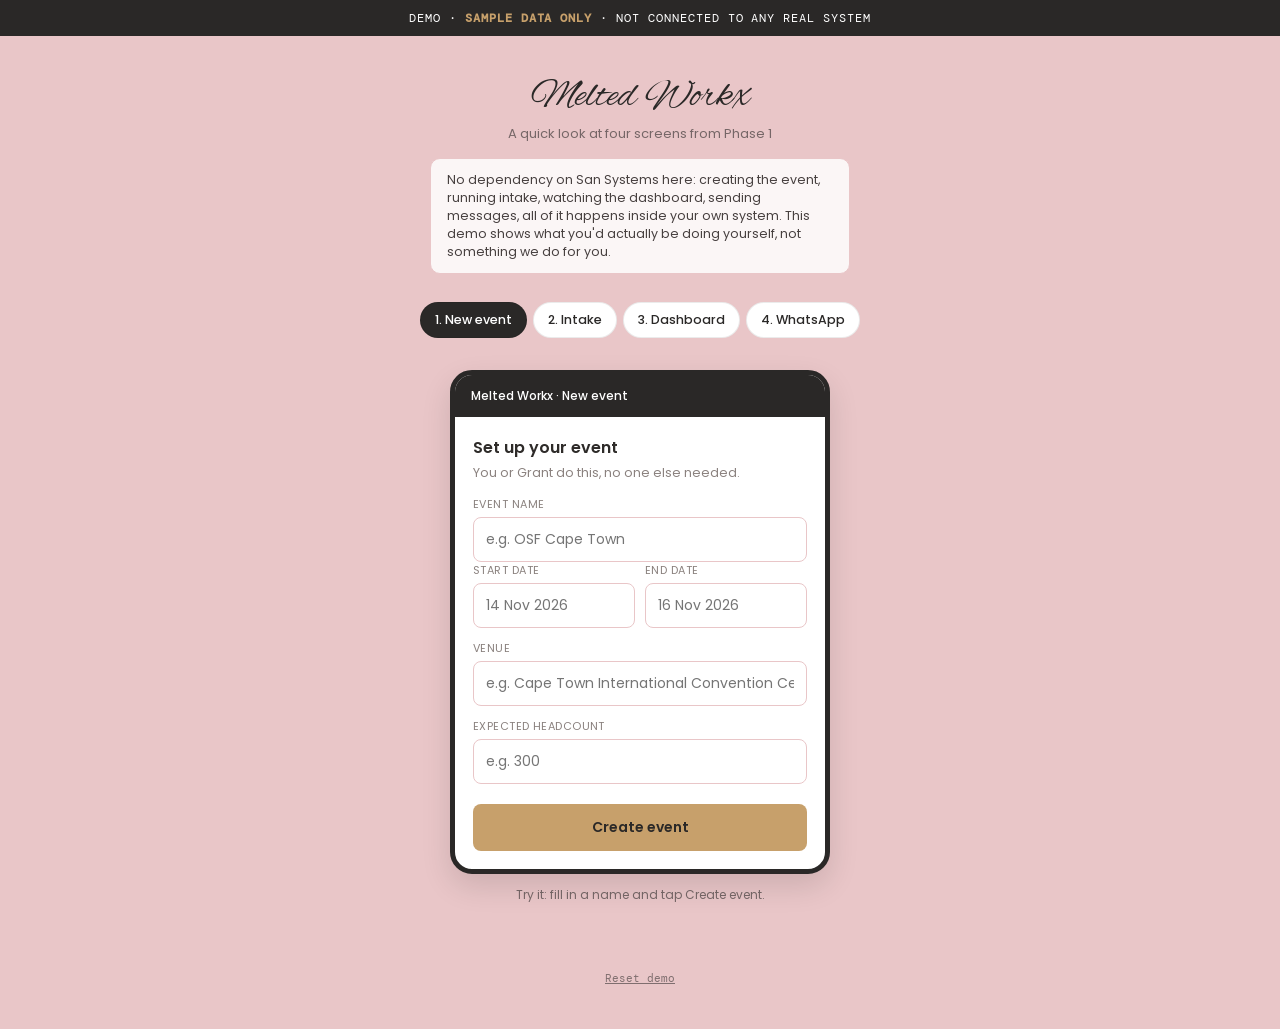
<file: meltedworkx-001/demo/index.html>
<!DOCTYPE html>
<html lang="en">
<head>
<meta charset="UTF-8">
<meta name="viewport" content="width=device-width, initial-scale=1.0">
<title>Melted Workx — Demo</title>
<meta name="description" content="An interactive demo of the Melted Workx event operations platform, using sample data.">
<link href="https://fonts.googleapis.com/css2?family=Poppins:wght@400;500;600&family=Alex+Brush&family=DM+Mono:wght@400;500&display=swap" rel="stylesheet">
<style>
  :root{
    --blush:#E9C6C8; --charcoal:#2A2827; --gold:#C7A06B; --paper:#FFFFFF;
    --ink:#2E2B29; --muted:#8A817E; --line:#EFE2E3; --resolved:#8A3E45;
    --wa-header:#075E54; --wa-bg:#ECE5DD; --wa-out:#DCF8C6; --wa-check:#34B7F1;
  }
  *{margin:0;padding:0;box-sizing:border-box;}
  body{background:var(--blush);color:var(--ink);font-family:'Poppins',sans-serif;font-weight:400;min-height:100vh;}

  .banner{
    background:var(--charcoal);color:#fff;text-align:center;padding:10px 16px;
    font-family:'DM Mono',monospace;font-size:12px;letter-spacing:0.08em;text-transform:uppercase;
  }
  .banner strong{color:var(--gold);}

  header.top{padding:36px 20px 8px;text-align:center;}
  .wordmark{font-family:'Alex Brush',cursive;font-size:40px;color:var(--charcoal);}
  .sub{font-size:13px;color:var(--charcoal);opacity:0.6;margin-top:2px;}
  .own{
    max-width:420px;margin:14px auto 0;background:#fff;border:1px solid var(--blush);border-radius:10px;
    padding:12px 16px;font-size:12.5px;color:var(--charcoal);opacity:0.85;text-align:left;
  }
  .own strong{color:var(--resolved);}

  nav.tabs{
    display:flex;justify-content:center;gap:6px;padding:20px 16px 8px;flex-wrap:wrap;
  }
  nav.tabs button{
    font-family:'Poppins',sans-serif;font-size:12.5px;font-weight:500;
    background:var(--paper);color:var(--charcoal);border:1px solid rgba(0,0,0,0.08);
    border-radius:20px;padding:8px 14px;cursor:pointer;transition:all .15s;
  }
  nav.tabs button.active{background:var(--charcoal);color:#fff;}

  main{max-width:420px;margin:0 auto;padding:24px 20px 60px;}
  .panel{display:none;}
  .panel.active{display:block;}

  .frame{
    background:#fff;border:5px solid var(--charcoal);border-radius:22px;overflow:hidden;
    box-shadow:0 12px 30px rgba(0,0,0,0.12);
  }
  .frame .bar{background:var(--charcoal);color:#fff;font-size:12px;padding:12px 16px;font-weight:500;}
  .frame .body{padding:18px;}

  .dots{display:flex;gap:6px;margin-bottom:16px;}
  .dots span{width:7px;height:7px;border-radius:50%;background:var(--blush);}
  .dots span.on{background:var(--gold);}

  label{display:block;font-size:11px;color:var(--muted);margin:12px 0 4px;text-transform:uppercase;letter-spacing:0.04em;}
  label:first-of-type{margin-top:0;}
  input[type=text], select{
    width:100%;border:1px solid var(--blush);border-radius:8px;padding:11px 12px;
    font-family:'Poppins',sans-serif;font-size:14px;color:var(--ink);background:#fff;
  }
  .row2{display:flex;gap:10px;}
  .row2 > div{flex:1;}
  .upload{
    border:1px dashed var(--blush);border-radius:8px;padding:16px;text-align:center;
    font-size:12.5px;color:var(--muted);cursor:pointer;
  }
  .upload.filled{border-style:solid;border-color:var(--gold);color:var(--gold);font-weight:500;}

  .btn{
    display:block;width:100%;text-align:center;background:var(--gold);color:var(--charcoal);
    border:none;border-radius:8px;padding:13px;font-family:'Poppins',sans-serif;font-weight:600;
    font-size:14px;cursor:pointer;margin-top:20px;
  }
  .btn:hover{background:#b7905f;}
  .btn.secondary{background:transparent;border:1px solid var(--charcoal);color:var(--charcoal);}

  .stat-row{display:flex;gap:10px;margin-bottom:18px;}
  .stat{flex:1;background:var(--blush);border-radius:10px;padding:12px;}
  .stat .n{font-size:20px;font-weight:600;transition:all .2s;}
  .stat .l{font-size:10.5px;color:var(--charcoal);opacity:0.65;}

  .section-title{font-size:11px;text-transform:uppercase;letter-spacing:0.05em;color:var(--muted);font-weight:600;margin-bottom:8px;}
  .exception{
    display:flex;justify-content:space-between;align-items:center;padding:11px 0;
    border-top:1px solid var(--line);font-size:13.5px;
  }
  .exception:first-of-type{border-top:none;}
  .exception .tag{
    font-size:10.5px;padding:3px 10px;border-radius:12px;background:#F3E1CB;color:#7A5A2E;
    cursor:pointer;font-family:'DM Mono',monospace;
  }
  .exception .tag.ok{background:#E9E1E2;color:var(--resolved);cursor:default;}
  .exception.gone{opacity:0.4;}
  .exception.gone .label{text-decoration:line-through;}

  /* WhatsApp-style thread */
  .wa-bar{background:var(--wa-header) !important;display:flex;align-items:center;gap:10px;padding:10px 14px !important;}
  .wa-avatar{width:30px;height:30px;border-radius:50%;background:var(--charcoal);color:var(--gold);display:flex;align-items:center;justify-content:center;font-family:'Alex Brush',cursive;font-size:18px;flex-shrink:0;}
  .wa-who{line-height:1.3;}
  .wa-who .name{font-size:13px;font-weight:500;}
  .wa-who .status{font-size:10.5px;color:rgba(255,255,255,0.7);}
  .wa-thread{background:var(--wa-bg);padding:14px 12px;min-height:220px;display:flex;flex-direction:column;gap:8px;}
  .wa-msg{max-width:82%;padding:8px 10px 6px;border-radius:8px;font-size:13px;line-height:1.4;position:relative;}
  .wa-in{background:#fff;align-self:flex-start;border-top-left-radius:2px;}
  .wa-out{background:var(--wa-out);align-self:flex-end;border-top-right-radius:2px;}
  .wa-meta{display:flex;justify-content:flex-end;gap:4px;font-size:10px;color:#8a8a8a;margin-top:2px;}
  .wa-meta .check{color:var(--wa-check);font-weight:700;}
  .wa-chip{display:inline-block;background:var(--blush);color:var(--charcoal);border-radius:6px;padding:6px 9px;font-size:11.5px;margin-top:6px;}
  .wa-compose{display:flex;gap:8px;padding:10px 12px;background:var(--wa-bg);border-top:1px solid rgba(0,0,0,0.06);}
  .wa-compose input{flex:1;border-radius:20px;border:none;padding:9px 14px;font-size:13px;font-family:'Poppins',sans-serif;}
  .wa-compose button{
    background:var(--wa-header);color:#fff;border:none;border-radius:50%;width:36px;height:36px;
    font-size:15px;cursor:pointer;flex-shrink:0;
  }

  .caption{text-align:center;font-size:12px;color:var(--charcoal);opacity:0.6;margin-top:12px;}

  .foot{max-width:420px;margin:0 auto;padding:0 20px 40px;text-align:center;}
  .foot button{
    background:none;border:none;font-family:'DM Mono',monospace;font-size:11px;
    color:var(--charcoal);opacity:0.55;text-decoration:underline;cursor:pointer;
  }
</style>
</head>
<body>

<div class="banner">Demo &middot; <strong>sample data only</strong> &middot; not connected to any real system</div>

<header class="top">
  <div class="wordmark">Melted Workx</div>
  <div class="sub">A quick look at four screens from Phase 1</div>
  <div class="own">No dependency on San Systems here: creating the event, running intake, watching the dashboard, sending messages, all of it happens inside your own system. This demo shows what you'd actually be doing yourself, not something we do for you.</div>
</header>

<nav class="tabs">
  <button class="active" data-tab="event" onclick="showTab('event')">1. New event</button>
  <button data-tab="intake" onclick="showTab('intake')">2. Intake</button>
  <button data-tab="dashboard" onclick="showTab('dashboard')">3. Dashboard</button>
  <button data-tab="messages" onclick="showTab('messages')">4. WhatsApp</button>
</nav>

<main>

  <!-- 1. CREATE EVENT -->
  <div class="panel active" id="panel-event">
    <div class="frame">
      <div class="bar">Melted Workx · New event</div>
      <div class="body" id="event-body">
        <div style="font-weight:600;margin-bottom:4px;">Set up your event</div>
        <div style="font-size:12.5px;color:var(--muted);margin-bottom:14px;">You or Grant do this, no one else needed.</div>

        <label>Event name</label>
        <input type="text" id="event-name" placeholder="e.g. OSF Cape Town">

        <div class="row2">
          <div>
            <label>Start date</label>
            <input type="text" id="event-start" placeholder="14 Nov 2026">
          </div>
          <div>
            <label>End date</label>
            <input type="text" id="event-end" placeholder="16 Nov 2026">
          </div>
        </div>

        <label>Venue</label>
        <input type="text" id="event-venue" placeholder="e.g. Cape Town International Convention Centre">

        <label>Expected headcount</label>
        <input type="text" id="event-headcount" placeholder="e.g. 300">

        <button class="btn" onclick="createEvent()">Create event</button>
      </div>
    </div>
    <div class="caption">Try it: fill in a name and tap Create event.</div>
  </div>

  <!-- 2. INTAKE -->
  <div class="panel" id="panel-intake">
    <div class="frame">
      <div class="bar" id="intake-bar">Melted Workx · Guest Intake</div>
      <div class="body" id="intake-body">
        <div class="dots"><span class="on"></span><span></span><span></span><span></span></div>
        <div style="font-weight:600;margin-bottom:4px;">Full name and passport</div>
        <div style="font-size:12.5px;color:var(--muted);margin-bottom:14px;">Step 1 of 4</div>

        <label>Full name, as on passport</label>
        <input type="text" id="guest-name" placeholder="e.g. Jane Delegate">

        <label>Upload passport photo</label>
        <div class="upload" id="upload-box" onclick="fakeUpload()">Tap to attach a file</div>

        <label>Preferred language</label>
        <select>
          <option>English</option>
          <option>French</option>
          <option>Portuguese</option>
        </select>

        <button class="btn" onclick="submitIntake()">Continue</button>
      </div>
    </div>
    <div class="caption">This link was generated automatically the moment the event was created.</div>
  </div>

  <!-- 3. DASHBOARD -->
  <div class="panel" id="panel-dashboard">
    <div class="frame">
      <div class="bar" id="dash-bar">Overview &middot; today</div>
      <div class="body">
        <div class="stat-row">
          <div class="stat"><div class="n" id="stat-checkedin">214/300</div><div class="l">Checked in</div></div>
          <div class="stat"><div class="n">4</div><div class="l">Unfilled shuttle seats</div></div>
        </div>
        <div class="section-title">Needs attention</div>
        <div id="exceptions">
          <div class="exception" data-id="e1">
            <span class="label">M. Manana &middot; duplicate record</span>
            <span class="tag" onclick="resolveException(this)">review</span>
          </div>
          <div class="exception" data-id="e2">
            <span class="label">Shuttle 14:30 &middot; 2 seats open</span>
            <span class="tag" onclick="resolveException(this)">review</span>
          </div>
          <div class="exception" data-id="e3">
            <span class="label">Session B at capacity</span>
            <span class="tag ok">resolved</span>
          </div>
          <div class="exception" id="new-guest-row" style="display:none;">
            <span class="label">Jane Delegate &middot; just submitted intake</span>
            <span class="tag ok">resolved</span>
          </div>
        </div>
      </div>
    </div>
    <div class="caption">Scoped to this event only, nothing from a past event ever shows here.</div>
  </div>

  <!-- 4. WHATSAPP -->
  <div class="panel" id="panel-messages">
    <div class="frame">
      <div class="bar wa-bar">
        <div class="wa-avatar">M</div>
        <div class="wa-who">
          <div class="name">Melted Workx</div>
          <div class="status">Business account</div>
        </div>
      </div>
      <div class="wa-thread" id="wa-thread">
        <div class="wa-msg wa-in">Hi Jane! Your shuttle picks you up at <strong>14:30</strong> outside Lobby A 🚐
          <div class="wa-chip">📍 Lobby A pickup point</div>
        </div>
        <div class="wa-msg wa-out">Perfect, thank you!
          <div class="wa-meta">14:02 <span class="check">✓✓</span></div>
        </div>
      </div>
      <div class="wa-compose">
        <input type="text" value="Can I get picked up 15 mins earlier?" readonly>
        <button onclick="sendQuestion()">➤</button>
      </div>
    </div>
    <div class="caption">Tap send: a delegate's reply automatically flags their record for review, no one has to read every message to catch it.</div>
  </div>

</main>

<div class="foot"><button onclick="resetDemo()">Reset demo</button></div>

<script>
  var checkedIn = 214;
  var eventName = 'your event';

  function showTab(name) {
    document.querySelectorAll('.panel').forEach(function (p) { p.classList.remove('active'); });
    document.getElementById('panel-' + name).classList.add('active');
    document.querySelectorAll('nav.tabs button').forEach(function (b) {
      b.classList.toggle('active', b.dataset.tab === name);
    });
  }

  function createEvent() {
    var name = document.getElementById('event-name').value.trim() || 'OSF Cape Town';
    eventName = name;
    document.getElementById('event-body').innerHTML =
      '<div style="text-align:center;padding:20px 0;">' +
      '<div style="font-size:15px;font-weight:600;margin-bottom:10px;">' + name + ' is live</div>' +
      '<div style="font-size:12.5px;color:var(--muted);margin-bottom:14px;">Your intake link is ready to share:</div>' +
      '<div style="background:var(--blush);border-radius:8px;padding:10px;font-size:12px;font-family:\'DM Mono\',monospace;word-break:break-all;">meltedworkx.app/e/' + name.toLowerCase().replace(/[^a-z0-9]+/g,'-') + '/intake</div>' +
      '</div>';
    document.getElementById('intake-bar').textContent = 'Melted Workx · Intake · ' + name;
    document.getElementById('dash-bar').textContent = name + ' · today';
    setTimeout(function () { showTab('intake'); }, 1100);
  }

  function fakeUpload() {
    var box = document.getElementById('upload-box');
    box.textContent = 'passport-scan.jpg attached';
    box.classList.add('filled');
  }

  function submitIntake() {
    var name = document.getElementById('guest-name').value.trim() || 'Jane Delegate';
    document.getElementById('intake-body').innerHTML =
      '<div style="text-align:center;padding:30px 0;">' +
      '<div style="font-size:15px;font-weight:600;margin-bottom:6px;">Thanks, ' + name.split(' ')[0] + '</div>' +
      '<div style="font-size:13px;color:var(--muted);">Your details are in. We\'ll be in touch before the event.</div>' +
      '</div>';
    checkedIn += 1;
    document.getElementById('stat-checkedin').textContent = checkedIn + '/300';
    var row = document.getElementById('new-guest-row');
    row.querySelector('.label').textContent = name + ' \u00b7 just submitted intake';
    row.style.display = 'flex';
    setTimeout(function () { showTab('dashboard'); }, 900);
  }

  function resolveException(tagEl) {
    var row = tagEl.closest('.exception');
    tagEl.textContent = 'resolved';
    tagEl.classList.add('ok');
    row.classList.add('gone');
  }

  function sendQuestion() {
    var thread = document.getElementById('wa-thread');
    var out = document.createElement('div');
    out.className = 'wa-msg wa-out';
    out.innerHTML = 'Can I get picked up 15 mins earlier?<div class="wa-meta">14:05 <span class="check">✓✓</span></div>';
    thread.appendChild(out);
    document.querySelector('.wa-compose input').value = '';
    document.querySelector('.wa-compose button').disabled = true;

    setTimeout(function () {
      var reply = document.createElement('div');
      reply.className = 'wa-msg wa-in';
      reply.innerHTML = 'Noted! We\'ve flagged this for review, someone from the team will confirm shortly.<div class="wa-chip">🚩 Auto-flagged in dashboard</div>';
      thread.appendChild(reply);
      thread.scrollTop = thread.scrollHeight;

      var row = document.getElementById('new-guest-row');
      row.querySelector('.label').textContent = 'Jane Delegate \u00b7 requested earlier pickup';
      row.style.display = 'flex';
      row.querySelector('.tag').className = 'tag';
      row.querySelector('.tag').textContent = 'review';
      row.querySelector('.tag').setAttribute('onclick', 'resolveException(this)');
      row.classList.remove('gone');
    }, 1000);
  }

  function resetDemo() { location.reload(); }
</script>

</body>
</html>
</file>
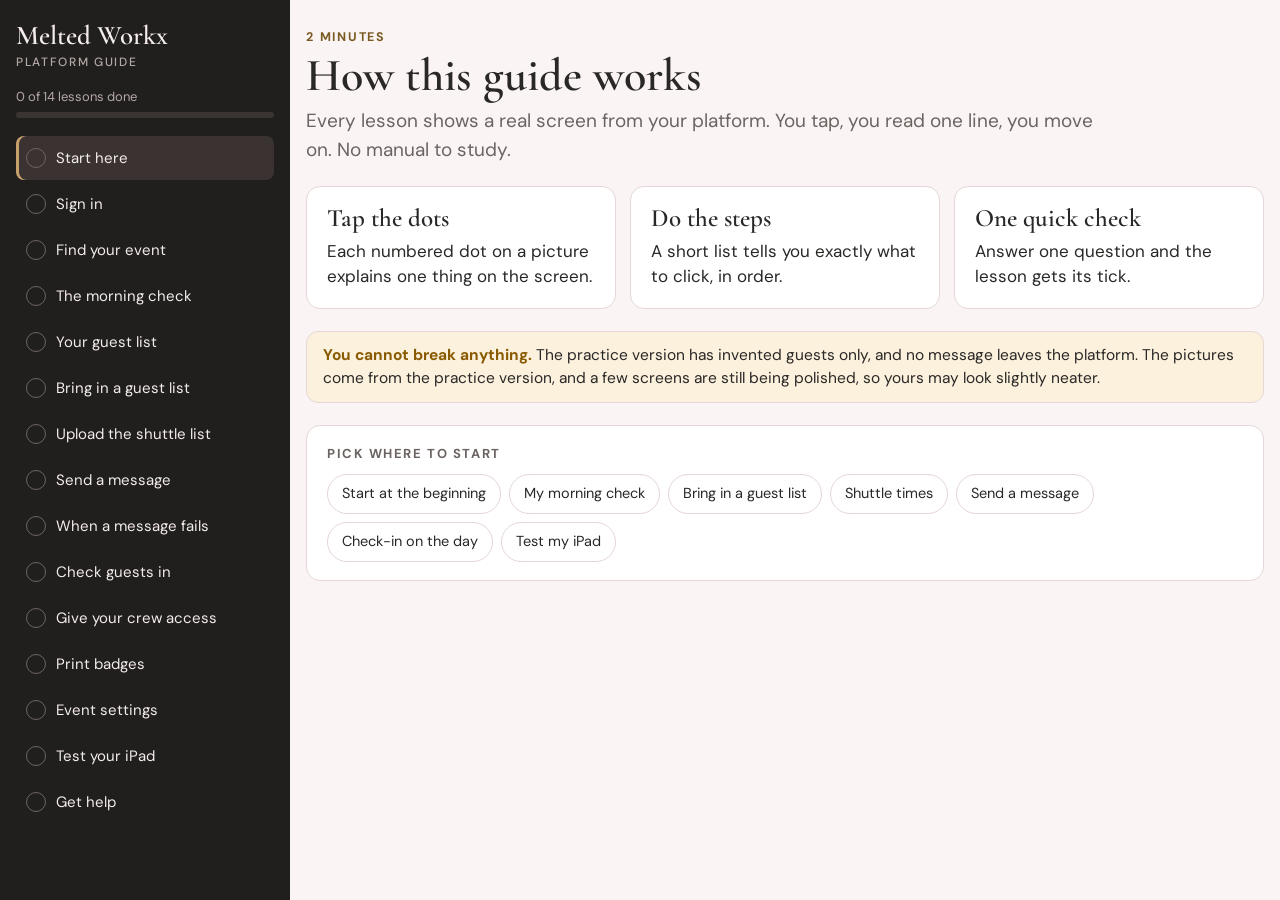
<file: meltedworkx-001/guide/index.html>
<!DOCTYPE html>
<html lang="en">
<head>
<meta charset="UTF-8">
<meta name="viewport" content="width=device-width, initial-scale=1.0">
<meta name="robots" content="noindex, nofollow">
<meta name="description" content="A tap-through guide to the Melted Workx event platform, from San Systems.">
<title>Melted Workx Platform Guide</title>
<link rel="stylesheet" href="https://fonts.googleapis.com/css2?family=Cormorant+Garamond:wght@500;600&family=DM+Sans:opsz,wght@9..40,400;9..40,500;9..40,700&display=swap">
<style>
/* Layout: a lesson rail beside one working stage. Each lesson is a real screen with numbered dots to tap, the steps to do, and one quick check. */
:root{
  --page:#faf5f4; --surface:#ffffff; --ink:#2a2827; --muted:#6b6462; --line:#e6d6d7;
  --blush:#e9c6c8; --blush-soft:#f6e9ea; --gold:#c7a06b; --gold-ink:#7a5a22; --burgundy:#8a3e45; --on-burgundy:#ffffff;
  --ok:#2f6b3f; --ok-soft:#e7f2e9; --warn:#8a5a00; --warn-soft:#fbf1dc; --rail:#211f1e; --rail-ink:#f3ecea; --rail-muted:#b3a9a6; --shot:#ffffff;
  --display:"Cormorant Garamond",Georgia,"Times New Roman",serif; --body:"DM Sans",system-ui,-apple-system,"Segoe UI",sans-serif;
}
@media (prefers-color-scheme: dark){ :root:not([data-theme="light"]){
  --page:#191716; --surface:#242120; --ink:#f1e9e7; --muted:#b0a5a2; --line:#3d3736;
  --blush:#5b3a3d; --blush-soft:#2f2526; --gold:#c7a06b; --gold-ink:#e2c08c; --burgundy:#c9737b; --on-burgundy:#1b1414;
  --ok:#8fd0a0; --ok-soft:#1f3326; --warn:#e7bd6a; --warn-soft:#3a2f17; --rail:#121110; --rail-ink:#f3ecea; --rail-muted:#a39995; --shot:#ffffff; color-scheme:dark } }
:root[data-theme="dark"]{
  --page:#191716; --surface:#242120; --ink:#f1e9e7; --muted:#b0a5a2; --line:#3d3736;
  --blush:#5b3a3d; --blush-soft:#2f2526; --gold:#c7a06b; --gold-ink:#e2c08c; --burgundy:#c9737b; --on-burgundy:#1b1414;
  --ok:#8fd0a0; --ok-soft:#1f3326; --warn:#e7bd6a; --warn-soft:#3a2f17; --rail:#121110; --rail-ink:#f3ecea; --rail-muted:#a39995; --shot:#ffffff; color-scheme:dark }
*{box-sizing:border-box}
body{background:var(--page);color:var(--ink);font-family:var(--body);font-size:17px;line-height:1.5}
button{font:inherit;color:inherit;cursor:pointer}
:focus-visible{outline:3px solid var(--gold);outline-offset:2px}
.app{display:grid;grid-template-columns:290px minmax(0,1fr);min-height:100%}
.rail{background:var(--rail);color:var(--rail-ink);padding-block:22px;padding-left:max(16px,env(safe-area-inset-left,0px));padding-right:16px;display:flex;flex-direction:column;gap:18px}
.brand{font-family:var(--display);font-size:27px;font-weight:600;line-height:1.05}
.brand small{display:block;font-family:var(--body);font-size:12px;letter-spacing:.14em;text-transform:uppercase;color:var(--rail-muted);font-weight:500;margin-top:6px}
.prog{display:flex;flex-direction:column;gap:6px;font-size:13px;color:var(--rail-muted)}
.bar{height:6px;background:#3a3533;border-radius:99px;overflow:hidden}
.bar i{display:block;height:100%;width:0;background:var(--gold);transition:width .3s}
.nav{display:flex;flex-direction:column;gap:2px}
.nav button{display:flex;align-items:center;gap:10px;text-align:left;background:none;border:0;border-radius:8px;padding:9px 10px;color:var(--rail-ink);font-size:15px;min-height:44px}
.nav button:hover{background:#2e2a29}
.nav button[aria-current="true"]{background:#3a3332;box-shadow:inset 3px 0 0 var(--gold)}
.tick{flex:none;width:20px;height:20px;border-radius:50%;border:1.5px solid #6d6562;display:grid;place-items:center;font-size:12px;color:var(--rail)}
.nav button.done .tick{background:var(--gold);border-color:var(--gold)}
.nav button.done .tick::after{content:"✓";font-weight:700}
.stage{padding-block:28px 48px;padding-left:max(16px,env(safe-area-inset-left,0px));padding-right:max(16px,env(safe-area-inset-right,0px));min-width:0}
.wrap{max-width:980px;margin:0 auto;display:flex;flex-direction:column;gap:22px}
.eyebrow{font-size:12.5px;letter-spacing:.14em;text-transform:uppercase;color:var(--gold-ink);font-weight:700}
h1{font-family:var(--display);font-weight:600;font-size:40px;font-size:clamp(34px,5vw,46px);line-height:1.05;margin:4px 0 8px;text-wrap:balance}
.why{font-size:19px;color:var(--muted);max-width:62ch;margin:0}
.tabs{display:flex;flex-wrap:wrap;gap:8px}
.tabs button{border:1px solid var(--line);background:var(--surface);border-radius:99px;padding:8px 14px;font-size:14.5px;min-height:40px}
.tabs button[aria-selected="true"]{background:var(--burgundy);color:var(--on-burgundy);border-color:var(--burgundy);font-weight:700}
.shot{position:relative;background:var(--shot);border:1px solid var(--line);border-radius:14px;box-shadow:0 10px 30px rgba(42,40,39,.10)}
.shot img{display:block;width:100%;height:auto;border-radius:13px}
.tip{position:absolute;z-index:5;background:var(--surface);color:var(--ink);border:2px solid var(--gold);border-radius:12px;padding:12px 38px 12px 14px;box-shadow:0 10px 30px rgba(0,0,0,.28);font-size:15.5px;line-height:1.45;display:none}
.tip.on{display:block}
.tip.below{position:relative;margin:8px;box-shadow:none}
.tip b:first-child{display:block;font-size:16.5px;margin-bottom:3px}
.tip .x{position:absolute;top:4px;right:4px;width:34px;height:34px;border:0;background:transparent;color:var(--muted);font-size:22px;line-height:1;border-radius:8px;padding:0}
.pin{position:absolute;transform:translate(-50%,-50%);width:34px;height:34px;border-radius:50%;border:2.5px solid #fff;background:#8a3e45;color:#fff;font-weight:700;font-size:15px;display:grid;place-items:center;box-shadow:0 2px 8px rgba(0,0,0,.35);padding:0}
.pin::before{content:"";position:absolute;top:-9px;right:-9px;bottom:-9px;left:-9px;border-radius:50%;border:2px solid #8a3e45;opacity:0;animation:pulse 2.2s infinite}
.pin[aria-pressed="true"]{background:#c7a06b;color:#2a2827;transform:translate(-50%,-50%) scale(1.18)}
.pin[aria-pressed="true"]::before{animation:none}
.pin.seen:not([aria-pressed="true"]){background:#5c5553}
.pin.seen::before{animation:none}
@keyframes pulse{0%{opacity:.7;transform:scale(.7)}70%{opacity:0;transform:scale(1.25)}100%{opacity:0}}
@media (prefers-reduced-motion:reduce){.pin::before{animation:none}.bar i{transition:none}}
.hint{font-size:14.5px;color:var(--muted);margin:-10px 0 0}
.cols{display:grid;grid-template-columns:minmax(0,1.15fr) minmax(0,1fr);gap:18px;align-items:start}
.card{background:var(--surface);border:1px solid var(--line);border-radius:14px;padding:18px 20px}
.card h2{font-size:13px;letter-spacing:.12em;text-transform:uppercase;color:var(--muted);margin:0 0 10px;font-weight:700}
.spots{list-style:none;margin:0;padding:0;display:flex;flex-direction:column;gap:4px}
.spots button{display:grid;grid-template-columns:30px minmax(0,1fr);gap:10px;width:100%;text-align:left;background:none;border:0;border-radius:10px;padding:9px 8px}
.spots button:hover{background:var(--blush-soft)}
.spots button[aria-pressed="true"]{background:var(--blush-soft)}
.spots .n{width:28px;height:28px;border-radius:50%;background:var(--burgundy);color:var(--on-burgundy);display:grid;place-items:center;font-weight:700;font-size:14px}
.spots b{display:block}
.spots span.d{display:none;color:var(--muted);font-size:15.5px}
.spots button[aria-pressed="true"] span.d{display:block}
ol.do{margin:0;padding-left:22px;display:flex;flex-direction:column;gap:7px}
.note{background:var(--warn-soft);color:var(--ink);border-radius:12px;padding:12px 16px;font-size:15.5px;border:1px solid var(--line)}
.note b{color:var(--warn)}
.quiz p{margin:0 0 10px;font-weight:700}
.opts{display:flex;flex-direction:column;gap:8px}
.opts button{text-align:left;border:1px solid var(--line);background:var(--page);border-radius:10px;padding:10px 14px;min-height:44px}
.opts button.right{background:var(--ok-soft);border-color:var(--ok);color:var(--ink)}
.opts button.wrong{background:var(--warn-soft);border-color:var(--warn)}
.fb{margin:10px 0 0;font-size:15.5px}
.foot{display:flex;flex-wrap:wrap;gap:10px;justify-content:space-between;align-items:center}
.btn{border:1px solid var(--burgundy);background:var(--burgundy);color:var(--on-burgundy);border-radius:10px;padding:11px 18px;font-weight:700;min-height:46px}
.btn.ghost{background:none;color:var(--burgundy)}
.sketch{border:2px dashed var(--gold);border-radius:14px;padding:18px;background:var(--surface);display:flex;flex-direction:column;gap:10px}
.sketch .tag{align-self:flex-start;font-size:12px;letter-spacing:.12em;text-transform:uppercase;font-weight:700;color:var(--gold-ink)}
.sketch .row{display:grid;grid-template-columns:34px minmax(0,1fr);gap:12px;align-items:center;border:1px solid var(--line);border-radius:10px;padding:10px 12px;background:var(--page)}
.sketch .row i{font-style:normal;width:30px;height:30px;border-radius:50%;background:var(--blush);display:grid;place-items:center;font-weight:700}
.sketch .row span{color:var(--muted);font-size:15px;display:block}
.chk{display:grid;grid-template-columns:34px minmax(0,1fr);gap:12px;padding:12px 0;border-top:1px solid var(--line)}
.chk i{font-style:normal;width:30px;height:30px;border-radius:50%;background:var(--blush);display:grid;place-items:center;font-weight:700}
.chk span{display:block;color:var(--muted);font-size:15.5px}
.yn{display:flex;flex-wrap:wrap;gap:8px;margin-top:8px}
.yn button{border:1px solid var(--line);background:var(--page);border-radius:99px;padding:8px 14px;min-height:44px;font-size:15px}
.yn button.y[aria-pressed="true"]{background:var(--ok-soft);border-color:var(--ok);font-weight:700}
.yn button.n[aria-pressed="true"]{background:var(--warn-soft);border-color:var(--warn);font-weight:700}
.sum{margin:0;white-space:pre-wrap;font-family:var(--body);font-size:15px;background:var(--page);border:1px solid var(--line);border-radius:10px;padding:12px 14px;user-select:all}
.grid3{display:grid;grid-template-columns:repeat(auto-fit,minmax(220px,1fr));gap:14px}
.fact b{font-family:var(--display);font-size:25px;font-weight:600;display:block;line-height:1.1;margin-bottom:6px}
dl{margin:0;display:grid;grid-template-columns:minmax(110px,180px) minmax(0,1fr);gap:8px 16px}
dt{font-weight:700}dd{margin:0;color:var(--muted)}
.contact{display:flex;flex-wrap:wrap;gap:12px;align-items:center}
.contact .num{font-family:var(--display);font-size:32px;font-weight:600;user-select:all}
@media (max-width:860px){
  .app{grid-template-columns:minmax(0,1fr)}
  .rail{padding-right:max(16px,env(safe-area-inset-right,0px));gap:12px}
  .nav{flex-direction:row;overflow-x:auto;gap:6px;padding-bottom:4px}
  .nav button{flex:none;border:1px solid #3a3533;white-space:nowrap}
  .cols{grid-template-columns:minmax(0,1fr)}
  .pin{width:28px;height:28px;font-size:13px}
  dl{grid-template-columns:minmax(0,1fr)} dd{margin-bottom:6px}
}

html,body{height:100%;margin:0}
</style>

</head>
<body>
<div class="app">
  <aside class="rail">
    <div class="brand">Melted Workx<small>Platform guide</small></div>
    <div class="prog"><span id="progText">0 of 11 lessons done</span><div class="bar"><i id="progBar"></i></div></div>
    <nav class="nav" id="nav" aria-label="Lessons"></nav>
  </aside>
  <main class="stage"><div class="wrap" id="view"></div></main>
</div>

<script>
const P=(x,y,t,d)=>({x,y,t,d});
const LESSONS=[
{id:"start",name:"Start here",eyebrow:"2 minutes",title:"How this guide works",
 why:"Every lesson shows a real screen from your platform. You tap, you read one line, you move on. No manual to study.",
 intro:true},

{id:"sign-in",name:"Sign in",eyebrow:"Lesson 1",title:"Sign in",
 why:"One web address, your email and your password. It works on a laptop, an iPad or a phone.",
 screens:[{label:"Sign-in page",img:"login",pins:[
  P(68,2.11,"The gold strip","This strip means you are in the practice version. Every guest in it is invented and nothing is sent to anyone. The real version has no gold strip."),
  P(35.5,66,"Your event","Shows which event you are signing in to, so you know you are in the right place."),
  P(86.37,41.5,"Email","Type the login email Deon sent you. Each of you has your own."),
  P(86.37,52.88,"Password","Type your password. Keep it to yourself; never send it by email or in a chat."),
  P(85.02,60.96,"Sign in","Click here. You land on your list of events."),
  P(86.37,75.28,"Need help?","Tap <b>WhatsApp</b> or <b>Call</b> to reach San Systems. Weekdays in business hours; during the event, 07:00 to 20:00.")],
  steps:["Open the link Deon sent you, in Chrome or Safari.","Type your email and password.","Click <b>Sign in</b>."]}],
 quiz:{q:"You see a gold strip across the top of the page. What does it tell you?",o:["Something is broken","This is the practice version, so nothing here is real","You are signed out"],a:1,
  why:"Gold strip = practice. Invented guests, and no message leaves the platform."}},

{id:"your-events",name:"Find your event",eyebrow:"Lesson 2",title:"Find your event",
 why:"Each event lives on its own card. Guests from one event never mix with another. The same person in two events is two separate guest records, by design.",
 screens:[{label:"Your events",img:"events",pins:[
  P(50.0,66.0,"The event card","The event's name, dates and venue. Botswana has its own card."),
  P(26.1,60.0,"Open","Open means the event is running and ready to use."),
  P(25.2,84.0,"Guests","How many guests are in this event right now."),
  P(84.4,85.2,"View event","Click here to go inside the event. This is the button you will use most."),
  P(14.7,34.3,"Your events","From anywhere in the platform, this brings you back to this list.")],
  steps:["Find the card for your event.","Click the burgundy <b>View event</b> button on the card."]}],
 quiz:{q:"How do you get inside the Botswana event?",o:["Click the View event button on its card","Click New event","Type the event name in the browser"],a:0,
  why:"View event takes you in. New event is only for creating a different event."}},

{id:"morning-check",name:"The morning check",eyebrow:"Lesson 3",title:"The morning check",
 why:"One page replaces the sheets and the chats. Thirty seconds here tells you where the event stands.",
 screens:[{label:"The four numbers",img:"overview-top",pins:[
  P(15.3,60.3,"The menu","Everything about this event: Overview, Guests, Import, Messages, Check-in, Crew, Badges and Event settings. Overview is this page."),
  P(77.3,37.8,"Open the check-in desk","A shortcut to the check-in desk. Lesson 9 shows how to use it."),
  P(31.8,64.4,"Guests","Everyone in the event."),
  P(50.1,64.4,"Check-ins","How many check-ins have been recorded. The small line under it says how many days they cover."),
  P(69.9,64.4,"Messages sent","Messages that went out to guests."),
  P(89.3,64.4,"Failed","In red because a person needs to look. A small line under it says how many need a look. Lesson 8 shows what to do."),
  P(38.8,81.7,"Next steps","Plain-language to-do cards, for example failed messages to review or the shuttle list still to upload. Click a card to go straight there.")],
  steps:["Open your event. You land on <b>Overview</b>.","Read the four numbers from left to right.","If the red number is not zero, look at <b>Next steps</b> and scroll down to <b>Needs attention</b>."]},
 {label:"The detail below",img:"overview-low",pins:[
  P(30.3,21.0,"Check-in, day by day","Arrivals on Mon 30 Nov, then 1, 2 and 3 December. Each row shows the day, then how many guests are checked in, for example 124 of 300, with the percentage. Open desk takes you to that day."),
  P(50.5,62.9,"Who can be messaged","Only guests who ticked the agreement box can be messaged. Guests who said no, or were never asked, are blocked automatically."),
  P(33.0,74.6,"Messages","Waiting to send, Sent, Failed, and Blocked for no permission. Blocked means the guest has not agreed to be messaged."),
  P(38.0,93.6,"The failed messages","This link opens the messages that failed. Lesson 8 shows what to do with them.")],
  steps:["Scroll down the Overview page.","Read the check-in rows day by day, then the <b>Messages</b> numbers."]},
 {label:"Needs attention",img:"overview-attention",pins:[
  P(34.9,52.1,"Needs attention","Your to-do list, in plain words: messages that failed, grouped by the reason, and rows in a file that need a human look."),
  P(42.7,62.5,"One kind of problem","Each line is one reason, with how many guests it affects and the channel. Click View these to see them."),
  P(71.0,93.4,"Import","The last file loaded, when, and how many rows were skipped. Open the import takes you back to it.")],
  steps:["Scroll to the bottom of the Overview page.","Check <b>Needs attention</b> last. If it is empty, you are done."]}],
 quiz:{q:"A guest did not tick the agreement box on the form. Can the platform message them?",o:["Yes, if you choose WhatsApp","No. They are blocked automatically","Only on the day"],a:1,
  why:"No agreement, no message. The platform enforces it so nobody has to remember."}},

{id:"guest-list",name:"Your guest list",eyebrow:"Lesson 4",title:"Your guest list",
 why:"Every guest in one list, with their contact details and whether they agreed to be messaged.",
 screens:[{label:"Guests",img:"guests",pins:[
  P(27.5,17.2,"How many","The total for this event."),
  P(31.7,31.8,"A guest's name","Click a name to open that guest. That is where you correct a flight, a pick-up time or a hotel for one person."),
  P(87.2,31.5,"Can be messaged","This guest agreed, so they can be messaged."),
  P(87.2,73.1,"Not asked yet","Grey means the guest was never asked. They will not be messaged."),
  P(87.2,61.2,"Said no","Red means the guest said no. They will not be messaged."),
  P(81.4,14.6,"Import guest list","Adds guests from a file. The next lesson walks through it."),
  P(71.7,14.6,"Export CSV","Downloads the list as a spreadsheet file."),
  P(63.9,14.6,"Print check-in badges","Opens the badges to print. Lesson 11 shows how.")],
  steps:["Click <b>Guests</b> in the menu.","Click a guest's name to see or correct their details."]}],
 quiz:{q:"One guest's flight changed. Where do you fix it?",o:["Upload the whole guest list again","Open Guests and click that guest's name","Phone support"],a:1,
  why:"One guest, one click on their name. No need to re-upload anything."}},

{id:"add-guests",name:"Bring in a guest list",eyebrow:"Lesson 5",title:"Bring in a guest list",
 why:"Your Google Form answers go in as a file. The platform reads it, shows you what it found, and saves nothing until you say so.",
 screens:[{label:"1. Upload",img:"import",pins:[
  P(47.2,82.7,"Your file","Pick the file from your computer. It must be a CSV file. The page says: upload your guest list or shuttle list as a CSV from Google Forms or Easy Shuttle."),
  P(33.2,90.9,"Upload and check the list","The platform reads the file and shows you a preview. Nothing is saved yet."),
  P(29.8,49.8,"Shuttle list","A different job, for pick-up times. It has its own lesson."),
  P(56.9,74.0,"CSV only","Up to 5 MB and 5,000 rows. In Google Sheets choose File, Download, CSV. An Excel file (.xlsx) will not upload. A file with no name column is rejected: add a name column and upload again.")],
  steps:["In Google Sheets: <b>File, Download, CSV</b>.","In the platform, click <b>Import</b> in the menu, under <b>Guest list</b>.","Click <b>Choose file</b>, pick the CSV, then <b>Upload and check the list</b>.","Make sure the file has a <b>name</b> column. Without one it is rejected."]},
 {label:"2. Match the columns",img:"import-match",pins:[
  P(11.67,33.75,"Your form's questions","Each line is one question from your Google Form."),
  P(60,33.75,"What the platform thinks it is","It guesses: email, name, dietary, language. Change a guess with the drop-down if it is wrong."),
  P(85,54.75,"How names are written","Tells the platform that the last word is the surname."),
  P(18,96.75,"Update preview","Click after changing a drop-down to see the result.")],
  steps:["Read down the list. Most guesses will be right.","Fix any that are wrong, then click <b>Update preview</b>."]},
 {label:"3. Check the list",img:"import-check",pins:[
  P(14.5,38.95,"Warning","A row the platform is unsure about."),
  P(79,38.95,"The reason","Written out in plain words. Here the same email appears twice in the file."),
  P(14.5,61.58,"Ok","Nothing to do for these rows.")],
  steps:["Scroll the list and read any warnings.","At the bottom, read the summary line, then click the button to add the guests."]},
 {label:"4. The result",img:"import-result",pins:[
  P(24,13.4,"Created","New guests added to the event."),
  P(30,30.4,"Held back","Rows that look like someone already in the event, so the platform does not create them twice. A guest with only a name (no email, no booking reference) is held back on a repeat upload as a possible duplicate."),
  P(16,43.2,"View the guest list","Go and see the new guests."),
  P(25,55.2,"Who was held back","The names, so you can check them.")],
  steps:["Read the result. Every row in your file is accounted for.","Check the <b>held back</b> names. Do not use <b>import anyway</b> unless it really is a different person.","For the <b>international</b> form, record consent using the tick-box column when the page asks.","For the <b>local</b> form, skip the consent step. Local guests are not messaged."]}],
 note:"<b>Safe to repeat.</b> Uploading the same file again, or two copies of it, never doubles a guest. An edited file is fine too: blank fields are filled in, existing details are kept, and new rows are added. Not sure about a file? Click <b>Delete this upload</b> before you confirm: you go back to Import and nothing is added to your guest list.",
 quiz:{q:"Your guest list is an Excel file (.xlsx). Will it upload?",o:["Yes, any spreadsheet works","No. Save or download it as a CSV first","Only on a laptop"],a:1,
  why:"CSV only. In Google Sheets it is File, Download, Comma-separated values."}},

{id:"shuttle-list",name:"Upload the shuttle list",eyebrow:"Lesson 6",title:"Upload the shuttle list",
 why:"One row per guest with their pick-up time. After that, each guest's message fills in their own time. Nobody types a name. The file comes from Easy Shuttle: flight, pick-up time and hotel.",
 screens:[{label:"The steps",sketch:[
  ["Import, then \"Upload the shuttle list\"","The link sits at the top of the Import page."],
  ["Choose your CSV file","One row per guest: name, flight, pick-up date and time, hotel."],
  ["Say which column is which","Guest name, reservation number, flight, pick-up date and time, hotel. Choose day / month / year for dates."],
  ["Read the preview","Each row is marked Matched, Not matched, or More than one guest with this name."],
  ["Confirm shuttle list","Nothing changes until you click this."]],
  steps:["Add each guest's reservation number, email or phone to the sheet if you can. Guests are matched on those, or on the exact name, so the more of them you include, the more reliable the match.","Upload again whenever flights change. You can do it as often as you like.","Guests who were not matched show up under <b>Needs attention</b> on the Overview."]}],
 note:"<b>Safe to repeat.</b> An empty cell never wipes what is already saved. Times written like 13h00 are fine.",
 quiz:{q:"You upload the list again and one guest's pick-up time is empty this time. What happens to the time already saved?",o:["It is deleted","It stays as it was","The guest is removed"],a:1,
  why:"A blank cell never wipes an existing value."}},

{id:"send-message",name:"Send a message",eyebrow:"Lesson 7",title:"Send a message",
 why:"Pick the message, pick who gets it, look at the preview, confirm. The platform does the rest.",
 screens:[{label:"1. Messages",img:"messaging",pins:[
  P(30.4,69.7,"Templates","The wording of each message, and whether WhatsApp has approved it. Deon looks after these."),
  P(61.3,69.7,"Send to guests","Start here to send. You always see a preview first."),
  P(92.6,69.7,"Outbox","What happened to every message: Waiting, Sent, Failed or Blocked.")],
  steps:["Click <b>Messages</b> in the menu.","Click <b>Send to guests</b>."]},
 {label:"2. Choose and confirm",img:"send",pins:[
  P(45.1,38.3,"Find a guest","Only for sending to one person. Type a name or reservation number. Skip it to send to everyone."),
  P(78.3,60.3,"Message","Pick which message to send, for example the shuttle departure notice."),
  P(78.3,71.1,"How sent","WhatsApp or SMS."),
  P(76.6,82.4,"Who gets it","All guests, or one guest. Guests who did not agree are skipped automatically.")],
  steps:["Choose the message and how it is sent.","Choose who gets it: one guest, the guests with a certain pick-up date, or everyone.","Read the preview exactly as the guest will see it, then click <b>Confirm and queue</b>."]},
 {label:"3. See what happened",img:"results",pins:[
  P(22.7,32.6,"The totals","All messages, how many were Sent, how many Failed and how many are Blocked."),
  P(25.4,46.3,"Send waiting messages now","Only in the practice version, so you can watch it happen. In the real version messages send by themselves."),
  P(66.9,63.6,"Filters","Click one to see only those messages: Waiting, Sent, Failed or Blocked. Sent includes messages that have been delivered."),
  P(55.8,78.9,"Blocked","Blocked means nothing was sent. The reason is written under the status, for example \"No messaging consent\": the guest never agreed to be messaged. Lesson 8 covers messages that failed.")],
  steps:["Open <b>Outbox</b> to follow your messages.","Look for red rows."]}],
 quiz:{q:"You clicked Confirm and queue. Has the guest received the message yet?",o:["Yes, instantly","Not yet. It is in the queue and is sent shortly after","Only if you phone them"],a:1,
  why:"Confirming puts the message in the queue. The Outbox shows when it is sent and delivered."}},

{id:"failed-message",name:"When a message fails",eyebrow:"Lesson 8",title:"When a message fails",
 why:"A failed message is never hidden. The platform tells you who, which message, and why.",
 screens:[{label:"One failed message",img:"failed",pins:[
  P(26.5,10.78,"Who and what","The guest's name and the message that was meant for them."),
  P(40,30,"The reason","In plain words. Here the guest's number is not on WhatsApp. The platform tried three times and stopped."),
  P(68,46.08,"The number used","Check it against what the guest gave you.")],
  steps:["On the Overview, find the message under <b>Needs attention</b> and open it.","Read the reason.","Check the number with the guest, then phone them if it is urgent."]}],
 note:"<b>Send by SMS instead.</b> On a failed WhatsApp message, click <b>Send by SMS instead</b>, check the text and the number on the next page, and confirm. One click sends one SMS, only to a guest who agreed to be messaged. Nothing is sent by SMS on its own.",
 quiz:{q:"A WhatsApp message failed because the number is not on WhatsApp. What does the platform do?",o:["Keeps trying forever","Stops after three tries and shows it under Needs attention","Deletes the guest"],a:1,
  why:"Three tries, then it is put in front of a person."}},

{id:"check-in",name:"Check guests in",eyebrow:"Lesson 9",title:"Check guests in",
 why:"On the day you find each guest by name, and check them in for that day.",
 screens:[{label:"The check-in desk",img:"checkin",pins:[
  P(63.4,28.5,"Pick the day","Each button shows the day number and its date. Day 1 is arrivals on Mon 30 Nov. Days 2 to 4 are 1, 2 and 3 December."),
  P(36.0,37.8,"Checked in today","How many guests are checked in for the day you chose, for example 124 / 300."),
  P(38.8,47.1,"Find the next guest","Type part of a name or a reservation number."),
  P(60.0,60.4,"Search","Click to see the matching guests, then check the right one in."),
  P(61.3,69.8,"Recent check-ins","The last guests checked in for that day, newest first.")],
  steps:["Click <b>Check-in</b> in the menu.","Make sure the right day is selected.","Type the guest's name, click <b>Search</b>, and check them in.","A green card then shows the guest's name, <b>Checked in for Day N</b>, the date and time, and their reservation."]},
 {label:"Check the guest in",img:"checkin-guest",pins:[
  P(58.8,19.9,"The guest","Their name and the details we hold. A dash means nothing was entered."),
  P(42.0,82.1,"Reservation","The reservation number. If two guests share a name, this tells them apart."),
  P(70.2,91.1,"Check in","Click the green button to check this guest in for the day you chose. The button names the guest and the date."),
  P(63.0,6.0,"Search results","Each name that matches shows here with its reservation. Click the right one to open the guest.")],
  steps:["Click the guest's name in the results.","Check the name and reservation number.","Click the green <b>Check in</b> button."]},
 {label:"Already checked in",img:"checkin-already",pins:[
  P(73.1,91.6,"Already checked in","If the guest is already checked in for that day, this note replaces the green button. It says when, and the date."),
  P(43.0,78.7,"Reservation","Check the reservation number if you are unsure it is the same person.")],
  steps:["If you see this note, the guest is already in for that day. Do nothing more.","If you expected them on a different day, change the day at the top and search again."]},
 {label:"If the wifi drops",sketch:[
  ["Open the offline desk before doors open","Do it with wifi on, and wait until the guest list has loaded."],
  ["Keep the page open and the iPad plugged in","The guest list is saved on the iPad."],
  ["\"Offline\" at the top","Searching and checking in still work. Each check-in shows \"waiting to save\"."],
  ["When wifi returns","Waiting check-ins save by themselves. You can also tap Save now."],
  ["Before you sign out","Wait until it says \"All check-ins saved\"."]],
  steps:["Never clear Safari's data or reset the iPad while check-ins are waiting.","If it says <b>Needs a coordinator</b>, leave it and tell a coordinator."]}],
 quiz:{q:"The wifi drops while guests are queuing at the desk. What do you do?",o:["Stop and wait for the wifi","Carry on checking in on the offline desk","Write names on paper"],a:1,
  why:"The offline desk keeps working and saves the check-ins when the wifi returns."}},

{id:"crew-access",name:"Give your crew access",eyebrow:"Lesson 10",title:"Give your crew access",
 why:"Door staff get the check-in desk for this event and nothing else.",
 screens:[{label:"Crew",img:"crew",pins:[
  P(80.7,31.1,"Name","The crew member's name."),
  P(80.7,42.7,"Email","Their email address. It becomes their login."),
  P(80.7,54.3,"Role label","Optional. For example \"Door staff\"."),
  P(31.0,62.9,"Create crew access","Creates their login and shows a one-time password."),
  P(39.8,96.1,"Status","Active or Switched off, and the date their access ends."),
  P(93.6,93.9,"Switch off","Removes that person's access straight away.")],
  steps:["Click <b>Crew</b> in the menu.","Type the person's name and email, then click <b>Create crew access</b>.","Give them the one-time password in person, there and then."]}],
 note:"<b>The password is shown once.</b> It cannot be looked up later. If it is lost, create the access again.",
 quiz:{q:"The one-time password appears on your screen. What do you do with it?",o:["Email it to the crew member","Give it to them in person, right away","Save it for later"],a:1,
  why:"In person, straight away. It is shown once and never again."}},

{id:"badges",name:"Print badges",eyebrow:"Lesson 11",title:"Print check-in badges",
 why:"One badge per guest, ready to print. Each has a scan code for your staff.",
 screens:[{label:"Print badges",img:"badges",pins:[
  P(96.7,22.0,"Printing","Use your browser's Print command (Ctrl or Cmd and P). Each badge stays whole on an A4 page. Do not email or WhatsApp these images to guests."),
  P(29.4,36.3,"Order","Choose the order the badges print in. The default is surname, then first name."),
  P(16.1,45.7,"Pages","Badges come 100 at a time. Use Next page to get the rest."),
  P(35.6,79.1,"One badge","One badge per guest: their name and a scan code. The code holds no name or contact details, and is for staff scanning only.")],
  steps:["Click <b>Badges</b> in the menu, or <b>Print check-in badges</b> on the Guests page.","Choose the order, then use your browser's Print command.","Badges come 100 at a time. Click <b>Next page</b> for the rest."]}],
 note:"<b>Check-in by name always works too.</b> A guest without a badge can still be found and checked in at the desk.",
 quiz:{q:"Can you WhatsApp a badge image to a guest?",o:["Yes, it is only a picture","No. Badges are printed, never sent to guests as images","Only to VIPs"],a:1,
  why:"The page says not to email or WhatsApp the images. The scan code is for staff scanning only."}},

{id:"event-settings",name:"Event settings",eyebrow:"Lesson 12",title:"Event settings",
 why:"The event's name, dates, venue and expected headcount live in one place. You will rarely need it.",
 screens:[{label:"Event settings",img:"settings",pins:[
  P(61.4,50.7,"Name","The event's name, as everyone sees it."),
  P(66.9,35.5,"The warning","Once guests are in, changing the dates is allowed but may affect their travel."),
  P(61.4,60.2,"Start and end date","The first and last day of the event."),
  P(61.4,70.3,"Expected headcount","How many people you expect."),
  P(17.2,77.6,"Save changes","Nothing changes until you click this."),
  P(14.8,93.1,"Close event","Hides the event when it is over. Nothing is deleted.")],
  steps:["Click <b>Event settings</b> in the menu.","Change what you need, then click <b>Save changes</b>.","Use <b>Close event</b> only when the event is over."]}],
 note:"<b>Closing hides the event. Nothing is deleted.</b> The guests and their records stay safe.",
 quiz:{q:"What does Close event do?",o:["Deletes the event and its guests","Hides the event. Nothing is deleted","Sends every guest a goodbye message"],a:1,
  why:"Closing only hides the event. Nothing is deleted."}},

{id:"ipad-test",name:"Test your iPad",eyebrow:"Lesson 13 · about 10 minutes · on the iPad",title:"Test your iPad without wifi",
 why:"We have not tried your iPad yet. It is an older model, so this short test shows whether it can check guests in with no internet. Either answer is useful, and there is time to adjust before 30 November.",
 check:[
  ["Open the offline desk","On the iPad, in Safari, with wifi on: sign in, tap Check-in, then tap the link \"Internet unreliable? Use without internet\"."],
  ["Wait for the guest list","You should see a green Online line and \"Guest list loaded\" with a number of guests. Note the number."],
  ["Turn on Airplane Mode","Within a few seconds the line at the top should turn red and say Offline."],
  ["Close Safari and open it again","Swipe Safari away completely, then open the same page again with Airplane Mode still on. The page and the guest list should still be there."],
  ["Find a guest","Type two letters of a name, then open a guest. You should see their name, reservation, dietary and accessibility notes, and language. No phone number, email or passport."],
  ["Check the guest in","Tap the Check in button on the guest's card. It should say checked in, waiting to save. If it says this device cannot save check-ins offline, take a screenshot and mark this step as not working."],
  ["Turn Airplane Mode off","The line should go back to Online and the waiting check-in should save by itself. If it does not, tap \"Send saved check-ins now\"."],
  ["Sign out and clear this device","Tap it at the end. The guest list should be gone from the iPad."]]},

{id:"get-help",name:"Get help",eyebrow:"Lesson 14",title:"Get help",
 why:"If something looks wrong, stop and send us a picture of it. You cannot break the practice version.",
 help:true}
];

const $=(s,r=document)=>r.querySelector(s);
const el=(t,a={},h="")=>{const e=document.createElement(t);for(const k in a)e.setAttribute(k,a[k]);e.innerHTML=h;return e};
let done=new Set();
try{done=new Set(JSON.parse(localStorage.getItem("mw-guide-done")||"[]"))}catch(e){}
const save=()=>{try{localStorage.setItem("mw-guide-done",JSON.stringify([...done]))}catch(e){}};
const countable=LESSONS.filter(l=>!l.intro);
let cur=0,scr=0,active=-1;

function drawNav(){
  const nav=$("#nav");nav.innerHTML="";
  LESSONS.forEach((l,i)=>{
    const b=el("button",{type:"button","aria-current":i===cur?"true":"false"},`<span class="tick"></span><span>${l.name}</span>`);
    if(done.has(l.id))b.classList.add("done");
    b.onclick=()=>go(i);nav.appendChild(b);
  });
  const n=countable.filter(l=>done.has(l.id)).length;
  $("#progText").textContent=`${n} of ${countable.length} lessons done`;
  $("#progBar").style.width=(n/countable.length*100)+"%";
  const c=nav.children[cur];if(c&&nav.scrollWidth>nav.clientWidth)nav.scrollLeft=c.offsetLeft-60;
}
function go(i,keepHash){cur=Math.max(0,Math.min(LESSONS.length-1,i));scr=0;active=-1;
  if(!keepHash){try{history.replaceState(null,"","#"+LESSONS[cur].id)}catch(e){location.hash=LESSONS[cur].id}}
  draw();window.scrollTo(0,0)}
function draw(){drawNav();const l=LESSONS[cur],v=$("#view");v.innerHTML="";
  v.appendChild(el("header",{},`<div class="eyebrow">${l.eyebrow}</div><h1>${l.title}</h1><p class="why">${l.why}</p>`));
  if(l.intro)return drawIntro(v);
  if(l.help)return drawHelp(v,l);
  if(l.check)return drawCheck(v,l);
  if(l.screens.length>1){const t=el("div",{class:"tabs",role:"tablist"});
    l.screens.forEach((s,i)=>{const b=el("button",{type:"button",role:"tab","aria-selected":i===scr?"true":"false"},s.label);b.onclick=()=>{scr=i;active=-1;draw()};t.appendChild(b)});v.appendChild(t)}
  const s=l.screens[scr];
  if(s.img){const f=el("div",{class:"shot"}),g=el("div",{style:"position:relative"});f.appendChild(g);g.appendChild(el("img",{src:`/meltedworkx-001/guide/img/${s.img}.webp`,alt:`Screenshot: ${s.label}`}));
    s.pins.forEach((p,i)=>{const b=el("button",{type:"button",class:"pin","aria-pressed":"false","aria-label":`${i+1}: ${p.t}`,style:`left:${p.x}%;top:${p.y}%`},String(i+1));b.onclick=e=>{e.stopPropagation();active===i&&tipOn()?unpick():pick(i,false,true)};g.appendChild(b)});
    f.appendChild(el("div",{class:"tip",role:"status","aria-live":"polite"}));
    v.appendChild(f);v.appendChild(el("p",{class:"hint"},"Tap a numbered dot on the picture and its explanation opens right there. You can also tap a line in the list below."));
  }else{const k=el("div",{class:"sketch"},`<span class="tag">Steps in order. Picture of this screen to follow</span>`+s.sketch.map((r,i)=>`<div class="row"><i>${i+1}</i><div><b>${r[0]}</b><span>${r[1]}</span></div></div>`).join(""));v.appendChild(k)}
  const cols=el("div",{class:"cols"});
  if(s.img){const c=el("section",{class:"card"},`<h2>What you are looking at</h2>`);const ul=el("ul",{class:"spots"});
    s.pins.forEach((p,i)=>{const li=el("li");const b=el("button",{type:"button","aria-pressed":"false"},`<span class="n">${i+1}</span><span><b>${p.t}</b><span class="d">${p.d}</span></span>`);b.onclick=()=>pick(i);li.appendChild(b);ul.appendChild(li)});
    c.appendChild(ul);cols.appendChild(c)}
  const d=el("section",{class:"card"},`<h2>Do this</h2><ol class="do">${s.steps.map(x=>`<li>${x}</li>`).join("")}</ol>`);cols.appendChild(d);
  if(!s.img)cols.style.gridTemplateColumns="minmax(0,1fr)";
  v.appendChild(cols);
  const last=scr===l.screens.length-1;
  if(last&&l.note)v.appendChild(el("div",{class:"note"},l.note));
  if(last&&l.quiz){const q=el("section",{class:"card quiz"},`<h2>Quick check</h2><p>${l.quiz.q}</p>`);const o=el("div",{class:"opts"});
    const fb=el("p",{class:"fb",role:"status"});
    l.quiz.o.forEach((t,i)=>{const b=el("button",{type:"button"},t);b.onclick=()=>{[...o.children].forEach(x=>x.classList.remove("right","wrong"));
      if(i===l.quiz.a){b.classList.add("right");fb.innerHTML="<b>Right.</b> "+l.quiz.why;done.add(l.id);save();drawNav()}else{b.classList.add("wrong");fb.innerHTML="<b>Not quite.</b> Have another go."}};o.appendChild(b)});
    q.appendChild(o);q.appendChild(fb);v.appendChild(q)}
  const f=el("div",{class:"foot"});
  const back=el("button",{type:"button",class:"btn ghost"},"Back");back.onclick=()=>{if(scr>0){scr--;active=-1;draw();window.scrollTo(0,0)}else go(cur-1)};
  const next=el("button",{type:"button",class:"btn"},last?(cur<LESSONS.length-1?"Next lesson: "+LESSONS[cur+1].name:"Finish"):"Next: "+l.screens[scr+1].label);
  next.onclick=()=>{if(!last){scr++;active=-1;draw();window.scrollTo(0,0)}else{done.add(l.id);save();go(cur+1)}};
  f.appendChild(back);f.appendChild(next);v.appendChild(f);
  if(s.img)pick(0,true);
}
function tipOn(){const t=document.querySelector(".tip");return !!(t&&t.classList.contains("on"))}
function unpick(){const t=document.querySelector(".tip");if(t)t.classList.remove("on");active=-1;
  document.querySelectorAll(".pin,.spots button").forEach(b=>b.setAttribute("aria-pressed","false"))}
function placeTip(){const t=document.querySelector(".tip"),f=document.querySelector(".shot");if(!t||!f||active<0||!t.classList.contains("on"))return;
  const p=LESSONS[cur].screens[scr].pins[active],W=f.clientWidth,H=f.clientHeight,px=p.x/100*W,py=p.y/100*H;
  if(W<560){t.classList.add('below');t.style.width=t.style.left=t.style.top='';return}
  t.classList.remove('below');const im=f.querySelector('img');const H2=im?im.clientHeight:H;
  const tw=Math.min(280,W-16);t.style.width=tw+"px";const th=t.offsetHeight,gap=24;let l,tp;
  if(px+gap+tw<=W-8){l=px+gap}else if(px-gap-tw>=8){l=px-gap-tw}else{l=Math.max(8,Math.min(W-tw-8,px-tw/2))}
  const side=(px+gap+tw<=W-8)||(px-gap-tw>=8);
  if(side){tp=py-th/2}else{tp=py+gap+th<=H+60?py+gap:py-gap-th}
  tp=Math.max(8,Math.min(Math.max(8,H-th-8),tp));
  t.style.left=l+"px";t.style.top=tp+"px"}
function showTip(i){const t=document.querySelector(".tip");if(!t)return;const p=LESSONS[cur].screens[scr].pins[i];
  t.innerHTML=`<b>${i+1}. ${p.t}</b>${p.d}<button type="button" class="x" aria-label="Close">\u00d7</button>`;
  t.querySelector(".x").onclick=e=>{e.stopPropagation();unpick()};t.onclick=e=>e.stopPropagation();
  t.classList.add("on");placeTip()}
document.addEventListener("click",e=>{if(tipOn()&&!e.target.closest(".pin,.tip,.spots"))unpick()});
document.addEventListener("keydown",e=>{if(e.key==="Escape"&&tipOn())unpick()});
window.addEventListener("resize",placeTip);
function pick(i,quiet,tip){active=i;
  document.querySelectorAll(".pin").forEach((b,j)=>{b.setAttribute("aria-pressed",j===i?"true":"false");if(j===i&&!quiet)b.classList.add("seen")});
  document.querySelectorAll(".spots button").forEach((b,j)=>b.setAttribute("aria-pressed",j===i?"true":"false"));
  if(tip||(!quiet&&tipOn()))showTip(i);
}
function drawIntro(v){
  v.appendChild(el("div",{class:"grid3"},[
   ["Tap the dots","Each numbered dot on a picture explains one thing on the screen."],
   ["Do the steps","A short list tells you exactly what to click, in order."],
   ["One quick check","Answer one question and the lesson gets its tick."]].map(x=>`<div class="card fact"><b>${x[0]}</b>${x[1]}</div>`).join("")));
  v.appendChild(el("div",{class:"note"},"<b>You cannot break anything.</b> The practice version has invented guests only, and no message leaves the platform. The pictures come from the practice version, and a few screens are still being polished, so yours may look slightly neater."));
  const c=el("section",{class:"card"},`<h2>Pick where to start</h2>`);const t=el("div",{class:"tabs"});
  [["Start at the beginning","sign-in"],["My morning check","morning-check"],["Bring in a guest list","add-guests"],["Shuttle times","shuttle-list"],["Send a message","send-message"],["Check-in on the day","check-in"],["Test my iPad","ipad-test"]].forEach(([n,id])=>{const b=el("button",{type:"button"},n);b.onclick=()=>go(LESSONS.findIndex(l=>l.id===id));t.appendChild(b)});
  c.appendChild(t);v.appendChild(c);
}
function drawHelp(v,l){
  const c=el("section",{class:"card"},`<h2>Who to contact</h2><div class="contact"><span class="num" id="num">+27 76 739 2682</span><button type="button" class="btn ghost" id="copy">Copy number</button></div><p style="margin:8px 0 0;color:var(--muted)">San Systems support. Call or message on WhatsApp. Weekdays in business hours, South African time. From 30 November to 3 December, someone is on standby from 07:00 to 20:00 each day.</p>`);
  v.appendChild(c);
  $("#copy").onclick=function(){const b=this;const ok=()=>{b.textContent="Copied";setTimeout(()=>b.textContent="Copy number",1800)};
    try{navigator.clipboard.writeText("+27767392682").then(ok,()=>sel())}catch(e){sel()}
    function sel(){const r=document.createRange();r.selectNodeContents($("#num"));const s=getSelection();s.removeAllRanges();s.addRange(r)}};
  v.appendChild(el("section",{class:"card"},`<h2>If something looks wrong</h2><ol class="do"><li>Take a screenshot of the whole page.</li><li>Note what you clicked just before.</li><li>Send both to San Systems support. Never send a password.</li></ol>`));
  v.appendChild(el("section",{class:"card"},`<h2>Words you will see</h2><dl>
   <dt>CSV</dt><dd>A plain spreadsheet file. In Google Sheets: File, Download, Comma-separated values.</dd>
   <dt>Consent</dt><dd>The guest ticked the box agreeing to WhatsApp and SMS messages about their travel.</dd>
   <dt>Held back</dt><dd>A row in your file that looks like a guest already in the event, so it was not added twice. Do not use \"import anyway\" unless it really is a different person.</dd>
   <dt>Outbox</dt><dd>The list of every message and what happened to it.</dd>
   <dt>Blocked</dt><dd>A message the platform did not send, usually because the guest has not agreed.</dd>
   <dt>Needs attention</dt><dd>Your to-do list on the Overview page.</dd>
   <dt>Crew</dt><dd>Door staff who only get the check-in desk.</dd></dl>`));
  const f=el("div",{class:"foot"});const back=el("button",{type:"button",class:"btn ghost"},"Back");back.onclick=()=>go(cur-1);
  const fin=el("button",{type:"button",class:"btn"},done.has(l.id)?"Marked as read":"Mark as read");fin.onclick=()=>{done.add(l.id);save();draw()};
  f.appendChild(back);f.appendChild(fin);v.appendChild(f);
}
function drawCheck(v,l){
  let st={};try{st=JSON.parse(localStorage.getItem("mw-guide-ipad")||"{}")}catch(e){}
  v.appendChild(el("div",{class:"note"},"<b>Practice version only.</b> Use the invented guests. If a step does not work, that is a result, not a mistake: mark it, take a screenshot of the iPad, and carry on if you can."));
  const list=el("section",{class:"card"},`<h2>Do each step, then mark it</h2>`);const out=el("pre",{class:"sum",id:"sum"});
  const summary=()=>{const lines=l.check.map((c,i)=>`${i+1}. ${c[0]}: ${st[i]==="y"?"worked":st[i]==="n"?"DID NOT WORK":"not done yet"}`);out.textContent="iPad offline test\n"+lines.join("\n");
    if(l.check.every((c,i)=>st[i])){done.add(l.id);save();drawNav()}};
  l.check.forEach((c,i)=>{const r=el("div",{class:"chk"},`<i>${i+1}</i><div><b>${c[0]}</b><span>${c[1]}</span><div class="yn"></div></div>`);
    const yn=$(".yn",r);[["y","It worked"],["n","It did not work"]].forEach(([k,t])=>{const b=el("button",{type:"button","aria-pressed":st[i]===k?"true":"false",class:k},t);
      b.onclick=()=>{st[i]=st[i]===k?undefined:k;try{localStorage.setItem("mw-guide-ipad",JSON.stringify(st))}catch(e){}[...yn.children].forEach(x=>x.setAttribute("aria-pressed","false"));if(st[i])b.setAttribute("aria-pressed","true");summary()};yn.appendChild(b)});
    list.appendChild(r)});
  v.appendChild(list);
  const s=el("section",{class:"card"},`<h2>Send the result to San Systems support</h2><p style="margin:0 0 10px;color:var(--muted)">Copy this and send it on WhatsApp, with any screenshots.</p>`);s.appendChild(out);
  const cp=el("button",{type:"button",class:"btn ghost",style:"margin-top:12px"},"Copy result");
  cp.onclick=()=>{const ok=()=>{cp.textContent="Copied";setTimeout(()=>cp.textContent="Copy result",1800)};const sel=()=>{const r=document.createRange();r.selectNodeContents(out);const g=getSelection();g.removeAllRanges();g.addRange(r)};
    try{navigator.clipboard.writeText(out.textContent).then(ok,sel)}catch(e){sel()}};
  s.appendChild(cp);v.appendChild(s);summary();
  const f=el("div",{class:"foot"});const back=el("button",{type:"button",class:"btn ghost"},"Back");back.onclick=()=>go(cur-1);
  const nx=el("button",{type:"button",class:"btn"},"Next lesson: "+LESSONS[cur+1].name);nx.onclick=()=>go(cur+1);f.appendChild(back);f.appendChild(nx);v.appendChild(f);
}
function fromHash(){const id=(location.hash||"").slice(1);const i=LESSONS.findIndex(l=>l.id===id);go(i<0?0:i,true)}
window.addEventListener("hashchange",fromHash);fromHash();
</script>
</body>
</html>
</file>
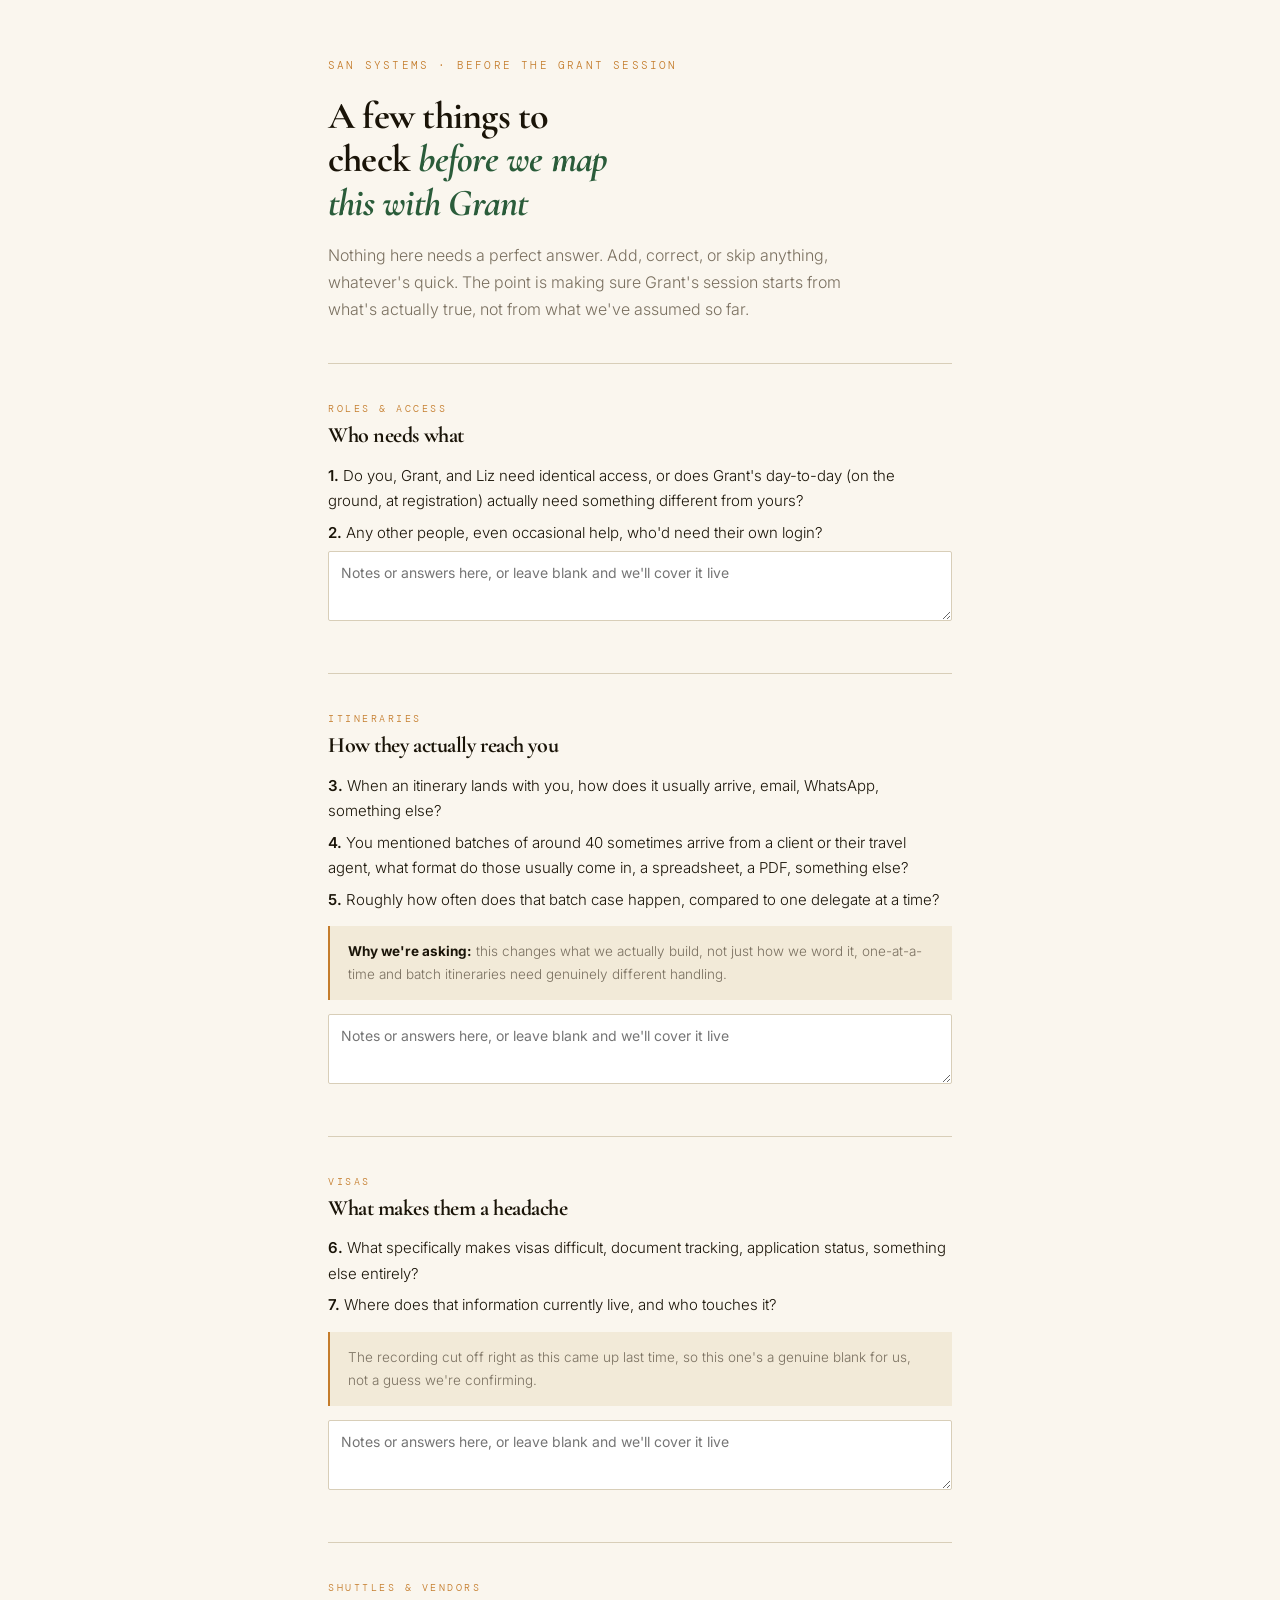
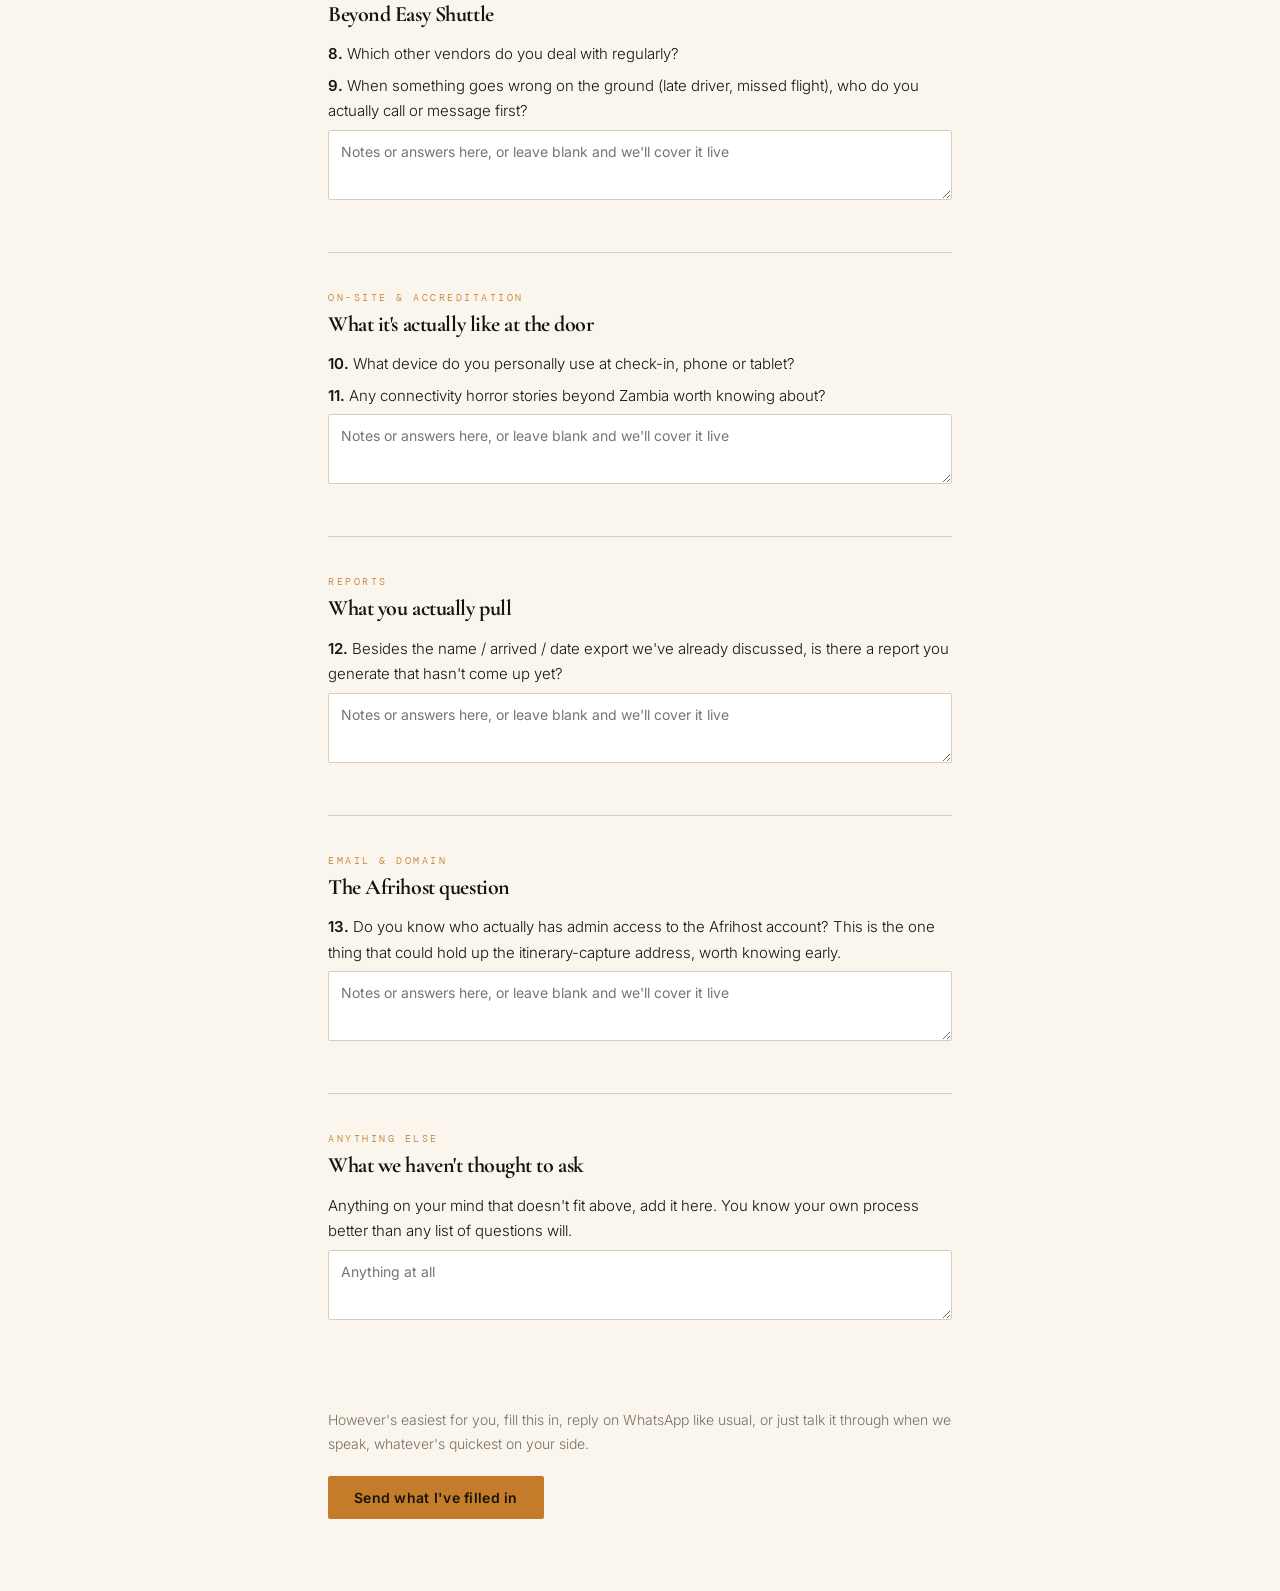
<file: meltedworkx-001/mapping/index.html>
<!DOCTYPE html>
<html lang="en">
<head>
<meta charset="UTF-8">
<meta name="viewport" content="width=device-width, initial-scale=1.0">
<title>Melted Workx — A Few Questions Before We Meet Grant</title>
<meta name="description" content="A short set of questions from San Systems, to review and add to before the mapping session with Grant.">
<link href="https://fonts.googleapis.com/css2?family=Cormorant+Garamond:ital,wght@0,700;1,400&family=DM+Mono:wght@300;400;500&family=Inter:wght@300;400;500;600&display=swap" rel="stylesheet">
<style>
  :root {
    --earth: #1a1408; --ochre: #c47c2b; --sand: #f2ead8;
    --bone: #faf6ee; --muted: #7a7060; --rule: #d8ceb8; --white: #fff;
    --green: #2a5c3a;
  }
  *{margin:0;padding:0;box-sizing:border-box;}
  body{background:var(--bone);color:var(--earth);font-family:'Inter',sans-serif;font-weight:300;line-height:1.7;}
  .wrap{max-width:680px;margin:0 auto;padding:0 28px;}
  h1,h2{font-family:'Cormorant Garamond',serif;font-weight:700;line-height:1.15;letter-spacing:-0.02em;}
  em{font-style:italic;color:var(--green);}

  .cover{padding:56px 0 40px;border-bottom:1px solid var(--rule);}
  .cover .eyebrow{font-family:'DM Mono',monospace;font-size:11px;letter-spacing:0.2em;color:var(--ochre);text-transform:uppercase;margin-bottom:20px;}
  .cover h1{font-size:clamp(28px,4vw,38px);margin-bottom:16px;max-width:16ch;}
  .cover p{font-size:16px;color:var(--muted);max-width:56ch;}

  section{padding:36px 0;border-bottom:1px solid var(--rule);}
  section:last-of-type{border-bottom:none;}
  .section-label{font-family:'DM Mono',monospace;font-size:10px;letter-spacing:0.25em;color:var(--ochre);text-transform:uppercase;margin-bottom:6px;}
  h2{font-size:22px;margin-bottom:14px;}
  .q{font-size:15px;margin-bottom:6px;}
  .q strong{font-weight:600;}
  .why{font-size:13px;color:var(--muted);margin-bottom:16px;font-style:italic;}
  textarea{
    width:100%;background:var(--white);border:1px solid var(--rule);border-radius:2px;
    color:var(--earth);font-family:'Inter',sans-serif;font-size:14px;padding:12px;
    min-height:70px;resize:vertical;margin-bottom:8px;
  }

  .flag{background:var(--sand);border-left:2px solid var(--ochre);padding:14px 18px;margin:14px 0;font-size:13.5px;color:var(--muted);}
  .flag strong{color:var(--earth);}

  .footer-note{
    padding:36px 0 60px;
  }
  .footer-note p{font-size:14px;color:var(--muted);margin-bottom:20px;}
  button{
    background:var(--ochre);color:var(--earth);border:none;border-radius:2px;padding:13px 26px;
    font-size:14px;font-weight:600;font-family:'Inter',sans-serif;letter-spacing:0.02em;cursor:pointer;
  }
  button:hover{background:#d68a37;}
  .status{margin-top:12px;font-size:13px;color:var(--muted);}
  #fallback{display:none;margin-top:18px;}
  #fallback textarea{min-height:160px;background:var(--sand);font-family:'DM Mono',monospace;font-size:12.5px;}
  #fallback p{font-size:13px;color:var(--muted);margin-bottom:8px;}

</style>
</head>
<body>

<div class="wrap">

  <div class="cover">
    <div class="eyebrow">San Systems · before the Grant session</div>
    <h1>A few things to check <em>before we map this with Grant</em></h1>
    <p>Nothing here needs a perfect answer. Add, correct, or skip anything, whatever's quick. The point is making sure Grant's session starts from what's actually true, not from what we've assumed so far.</p>
  </div>

  <section>
    <div class="section-label">Roles &amp; access</div>
    <h2>Who needs what</h2>
    <p class="q"><strong>1.</strong> Do you, Grant, and Liz need identical access, or does Grant's day-to-day (on the ground, at registration) actually need something different from yours?</p>
    <p class="q"><strong>2.</strong> Any other people, even occasional help, who'd need their own login?</p>
    <textarea class="q-input" placeholder="Notes or answers here, or leave blank and we'll cover it live"></textarea>
  </section>

  <section>
    <div class="section-label">Itineraries</div>
    <h2>How they actually reach you</h2>
    <p class="q"><strong>3.</strong> When an itinerary lands with you, how does it usually arrive, email, WhatsApp, something else?</p>
    <p class="q"><strong>4.</strong> You mentioned batches of around 40 sometimes arrive from a client or their travel agent, what format do those usually come in, a spreadsheet, a PDF, something else?</p>
    <p class="q"><strong>5.</strong> Roughly how often does that batch case happen, compared to one delegate at a time?</p>
    <div class="flag"><strong>Why we're asking:</strong> this changes what we actually build, not just how we word it, one-at-a-time and batch itineraries need genuinely different handling.</div>
    <textarea class="q-input" placeholder="Notes or answers here, or leave blank and we'll cover it live"></textarea>
  </section>

  <section>
    <div class="section-label">Visas</div>
    <h2>What makes them a headache</h2>
    <p class="q"><strong>6.</strong> What specifically makes visas difficult, document tracking, application status, something else entirely?</p>
    <p class="q"><strong>7.</strong> Where does that information currently live, and who touches it?</p>
    <div class="flag">The recording cut off right as this came up last time, so this one's a genuine blank for us, not a guess we're confirming.</div>
    <textarea class="q-input" placeholder="Notes or answers here, or leave blank and we'll cover it live"></textarea>
  </section>

  <section>
    <div class="section-label">Shuttles &amp; vendors</div>
    <h2>Beyond Easy Shuttle</h2>
    <p class="q"><strong>8.</strong> Which other vendors do you deal with regularly?</p>
    <p class="q"><strong>9.</strong> When something goes wrong on the ground (late driver, missed flight), who do you actually call or message first?</p>
    <textarea class="q-input" placeholder="Notes or answers here, or leave blank and we'll cover it live"></textarea>
  </section>

  <section>
    <div class="section-label">On-site &amp; accreditation</div>
    <h2>What it's actually like at the door</h2>
    <p class="q"><strong>10.</strong> What device do you personally use at check-in, phone or tablet?</p>
    <p class="q"><strong>11.</strong> Any connectivity horror stories beyond Zambia worth knowing about?</p>
    <textarea class="q-input" placeholder="Notes or answers here, or leave blank and we'll cover it live"></textarea>
  </section>

  <section>
    <div class="section-label">Reports</div>
    <h2>What you actually pull</h2>
    <p class="q"><strong>12.</strong> Besides the name / arrived / date export we've already discussed, is there a report you generate that hasn't come up yet?</p>
    <textarea class="q-input" placeholder="Notes or answers here, or leave blank and we'll cover it live"></textarea>
  </section>

  <section>
    <div class="section-label">Email &amp; domain</div>
    <h2>The Afrihost question</h2>
    <p class="q"><strong>13.</strong> Do you know who actually has admin access to the Afrihost account? This is the one thing that could hold up the itinerary-capture address, worth knowing early.</p>
    <textarea class="q-input" placeholder="Notes or answers here, or leave blank and we'll cover it live"></textarea>
  </section>

  <section>
    <div class="section-label">Anything else</div>
    <h2>What we haven't thought to ask</h2>
    <p class="q">Anything on your mind that doesn't fit above, add it here. You know your own process better than any list of questions will.</p>
    <textarea class="q-input" placeholder="Anything at all"></textarea>
  </section>

  <div class="footer-note">
    <p>However's easiest for you, fill this in, reply on WhatsApp like usual, or just talk it through when we speak, whatever's quickest on your side.</p>
    <button onclick="sendAnswers()">Send what I've filled in</button>
    <div class="status" id="status"></div>
    <div id="fallback">
      <p>If your email app didn't open, copy the text below and send it to <strong>hello@thesanscribe.com</strong> yourself, nothing is lost either way.</p>
      <textarea id="fallback-text" readonly onclick="this.select()"></textarea>
    </div>
  </div>

</div>

<script>
  function sendAnswers() {
    var textareas = document.querySelectorAll('.q-input'); // scoped, excludes the fallback box itself
    var body = '';
    var labels = [
      'Roles & access', 'Itineraries', 'Visas', 'Shuttles & vendors',
      'On-site & accreditation', 'Reports', 'Email & domain', 'Anything else'
    ];
    textareas.forEach(function (t, i) {
      if (t.value.trim()) {
        body += labels[i] + ':\n' + t.value.trim() + '\n\n';
      }
    });
    if (!body) {
      body = '(No written answers, happy to cover this live instead.)';
    }
    var subject = 'Melted Workx mapping questions, my notes';

    // mailto: links only work if a default email app is configured, that's
    // not always true (desktop without Outlook/Mail set up, in-app browsers,
    // etc.), and it fails completely silently when it doesn't. So this is
    // always shown as a visible fallback, not a last resort, nothing should
    // depend on mailto: actually firing.
    document.getElementById('fallback-text').value = 'To: hello@thesanscribe.com\nSubject: ' + subject + '\n\n' + body;
    document.getElementById('fallback').style.display = 'block';
    document.getElementById('status').textContent = 'Trying to open your email app, and your answers are copyable below either way.';

    window.location.href = 'mailto:hello@thesanscribe.com?subject=' + encodeURIComponent(subject) + '&body=' + encodeURIComponent(body);
  }
</script>

</body>
</html>
</file>
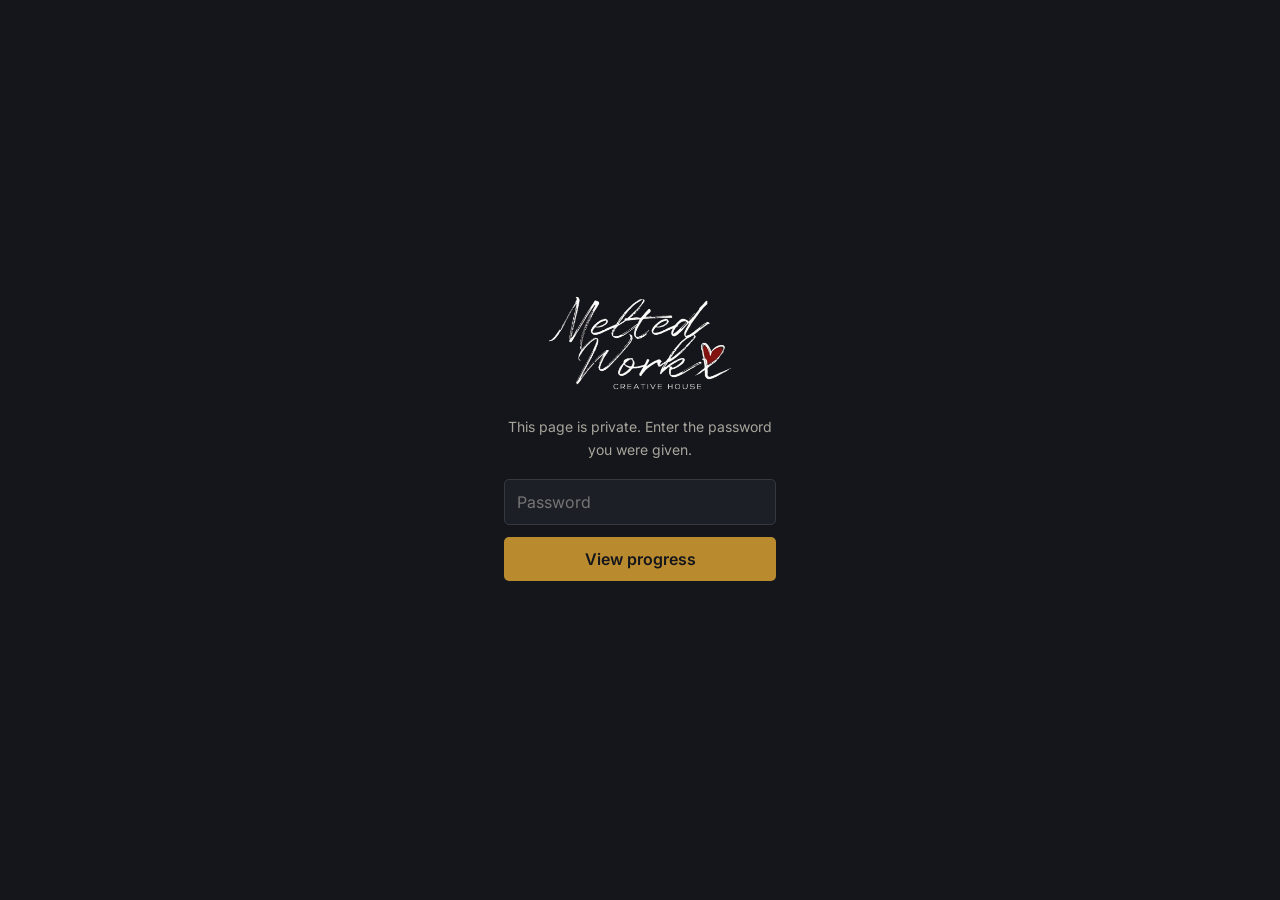
<file: meltedworkx-001/progress/index.html>
<!DOCTYPE html>
<html lang="en">
<head>
<meta charset="UTF-8">
<meta name="viewport" content="width=device-width, initial-scale=1.0">
<meta name="robots" content="noindex, nofollow">
<title>Melted Workx - Project Progress</title>
<meta name="description" content="Project progress for the Melted Workx event platform, from San Systems.">
<link rel="preconnect" href="https://fonts.googleapis.com">
<link rel="preconnect" href="https://fonts.gstatic.com" crossorigin>
<link href="https://fonts.googleapis.com/css2?family=Newsreader:ital,wght@0,400;0,500;1,400&family=Inter:wght@400;500;600&display=swap" rel="stylesheet">
<style>
  :root{
    --ink:#15161B; --ink-2:#1D1F26; --ink-3:#262933;
    --paper:#EDEAE2; --paper-dim:#A8A59C; --line:#35383F;
    --brass:#B98A2E; --brass-dim:#8A692A;
    --ok:#6FAF7F; --warn:#D9A441;
  }
  *{box-sizing:border-box;}
  body{margin:0;background:var(--ink);color:var(--paper);font-family:'Inter',-apple-system,sans-serif;font-size:16px;line-height:1.65;-webkit-font-smoothing:antialiased;}
  h1,h2{font-family:'Newsreader',Georgia,serif;font-weight:500;line-height:1.2;margin:0 0 .5em;}
  h1{font-size:38px;font-style:italic;font-weight:400;}
  h2{font-size:24px;font-style:italic;}
  h3{font-size:17px;font-weight:600;margin:0 0 .25em;font-family:'Inter',sans-serif;}
  a{color:var(--brass);}
  p{margin:0 0 1em;}
  .wrap{max-width:720px;margin:0 auto;padding:0 20px;}
  header{padding:64px 0 36px;border-bottom:1px solid var(--line);}
  .eyebrow{color:var(--paper-dim);font-size:14px;margin-bottom:14px;}
  .summary{font-size:18px;color:var(--paper-dim);max-width:52ch;}
  .updated{font-size:13px;color:var(--paper-dim);margin-top:18px;}
  section{padding:40px 0;border-bottom:1px solid var(--line);}
  section:last-of-type{border-bottom:none;}
  .phase{background:var(--ink-2);border:1px solid var(--line);border-radius:8px;padding:18px 18px 16px;margin-bottom:14px;}
  .phase .top{display:flex;justify-content:space-between;gap:12px;align-items:baseline;flex-wrap:wrap;}
  .badge{font-size:12px;font-weight:600;letter-spacing:.03em;text-transform:uppercase;padding:3px 9px;border-radius:99px;border:1px solid var(--line);color:var(--paper-dim);white-space:nowrap;}
  .badge.in_progress{color:var(--warn);border-color:var(--warn);}
  .badge.done{color:var(--ok);border-color:var(--ok);}
  .phase p{color:var(--paper-dim);font-size:15px;margin:6px 0 12px;}
  .bar{height:8px;background:var(--ink-3);border-radius:99px;overflow:hidden;}
  .bar > i{display:block;height:100%;background:var(--brass);border-radius:99px;}
  .target{font-size:13px;color:var(--paper-dim);margin-top:8px;}
  ul.clean{list-style:none;padding:0;margin:0;}
  ul.clean li{padding:12px 0;border-bottom:1px solid var(--line);}
  ul.clean li:last-child{border-bottom:none;}
  .need .why,.upd .date,.qa .who{font-size:14px;color:var(--paper-dim);}
  .need .by{font-size:13px;color:var(--brass);}
  .qa .a{margin-top:6px;}
  .empty{color:var(--paper-dim);font-size:15px;}
  form label{display:block;font-size:14px;color:var(--paper-dim);margin:14px 0 6px;}
  form input,form textarea{width:100%;background:var(--ink-2);border:1px solid var(--line);border-radius:6px;color:var(--paper);padding:12px;font-size:16px;font-family:inherit;}
  form textarea{min-height:130px;resize:vertical;}
  form input:focus,form textarea:focus{outline:2px solid var(--brass-dim);outline-offset:1px;}
  button.primary{margin-top:16px;background:var(--brass);color:var(--ink);border:none;border-radius:6px;padding:12px 22px;font-size:16px;font-weight:600;font-family:inherit;cursor:pointer;}
  button.primary:hover{background:var(--brass-dim);}
  button.primary:disabled{opacity:.6;cursor:default;}
  .msg{margin-top:14px;font-size:15px;min-height:20px;}
  .msg.ok{color:var(--ok);} .msg.bad{color:#E24B4A;}
  .hp{position:absolute;left:-9999px;height:0;width:0;overflow:hidden;}
  footer{padding:34px 0 60px;font-size:13px;color:var(--paper-dim);}
  #gate{position:fixed;inset:0;background:var(--ink);z-index:999;display:flex;align-items:center;justify-content:center;}
  #gate .box{max-width:320px;width:100%;padding:0 24px;text-align:center;}
  #gate p{color:var(--paper-dim);font-size:14px;margin-bottom:18px;}
  #gate input{width:100%;background:var(--ink-2);border:1px solid var(--line);border-radius:5px;color:var(--paper);padding:12px;font-size:16px;margin-bottom:12px;font-family:inherit;}
  #gate button{width:100%;background:var(--brass);color:var(--ink);border:none;border-radius:5px;padding:12px;font-size:16px;font-weight:600;font-family:inherit;cursor:pointer;}
  #gate .err{color:#E24B4A;font-size:13px;margin-top:10px;min-height:16px;}
  .logo{display:block;width:230px;max-width:70%;height:auto;margin:0 0 22px;}
  #gate .logo{margin:0 auto 22px;width:210px;}
  @media (max-width:520px){h1{font-size:32px;}header{padding-top:44px;}}
</style>
</head>
<body>

<div id="gate">
  <div class="box">
    <img class="logo" src="logo-light.webp" alt="Melted Workx Creative House" onerror="this.style.display='none'">
    <p>This page is private. Enter the password you were given.</p>
    <input type="password" id="gate-pw" placeholder="Password" autocomplete="off" aria-label="Password">
    <button id="gate-submit" type="button">View progress</button>
    <div class="err" id="gate-err"></div>
  </div>
</div>

<div id="app" style="display:none">
  <header>
    <div class="wrap">
      <img class="logo" src="logo-light.webp" alt="Melted Workx Creative House" onerror="this.style.display='none'">
      <div class="eyebrow">San Systems &middot; for Melted Workx</div>
      <h1>Project progress</h1>
      <p class="summary" id="summary"></p>
      <div class="updated" id="updated"></div>
    </div>
  </header>

  <main class="wrap">
    <section>
      <h2>Where we are</h2>
      <div id="phases"></div>
    </section>

    <section>
      <h2>Your step-by-step guide</h2>
      <p>A tap-through tutorial with pictures of every screen, for you, Grant and Lez. Same password as this page. Practice data only.</p>
      <p><a href="/meltedworkx-001/guide" style="display:inline-block;padding:10px 18px;border-radius:8px;background:var(--brass);color:var(--ink);text-decoration:none;font-weight:600">Open the guide</a></p>
    </section>

    <section>
      <h2>What's next</h2>
      <ul class="clean" id="next"></ul>
    </section>

    <section>
      <h2>What we need from you</h2>
      <ul class="clean" id="needs"></ul>
    </section>

    <section>
      <h2>Recent updates</h2>
      <ul class="clean" id="updates"></ul>
    </section>

    <section>
      <h2>Your questions and our answers</h2>
      <ul class="clean" id="qa"></ul>
    </section>

    <section>
      <h2>Noted for later</h2>
      <p class="empty">Things you've asked for that sit outside the agreed scope. We'll agree them with you separately, and nothing changes without your say-so.</p>
      <ul class="clean" id="changes"></ul>
    </section>

    <section>
      <h2>Ask a question or raise a concern</h2>
      <p>Write to us here at any time. It goes straight to Deon, and we'll answer on this page and by email.</p>
      <form id="qform" novalidate>
        <label for="q-name">Your name</label>
        <input id="q-name" name="name" type="text" autocomplete="name" required>
        <label for="q-email">Your email (so we can reply)</label>
        <input id="q-email" name="email" type="email" autocomplete="email" required>
        <label for="q-msg">Your question or concern</label>
        <textarea id="q-msg" name="message" required></textarea>
        <div class="hp" aria-hidden="true"><label>Leave this empty<input type="text" name="_honey" tabindex="-1" autocomplete="off"></label></div>
        <button class="primary" id="q-send" type="submit">Send</button>
        <div class="msg" id="q-msg-out" role="status"></div>
      </form>
    </section>
  </main>

  <footer><div class="wrap">San Systems &middot; This page is private to the Melted Workx team.</div></footer>
</div>

<script>
(function () {
  // Password gate. No plaintext password in source; checked against a SHA-256 hash.
  var PASSWORD_HASH = '6ddf588c919716323114588753c67d83baf3799996e8235cfbd4dd012d4f40d1';
  var CONTACT_ENDPOINT = 'https://formsubmit.co/ajax/deon@thesanscribe.com';

  function hashHex(text) {
    return crypto.subtle.digest('SHA-256', new TextEncoder().encode(text)).then(function (buf) {
      return Array.prototype.map.call(new Uint8Array(buf), function (b) {
        return ('0' + b.toString(16)).slice(-2);
      }).join('');
    });
  }

  function $(id) { return document.getElementById(id); }
  function el(tag, cls, text) {
    var n = document.createElement(tag);
    if (cls) n.className = cls;
    if (text != null) n.textContent = text;
    return n;
  }
  function clear(node) { while (node.firstChild) node.removeChild(node.firstChild); }
  function emptyNote(node, text) { var p = el('p', 'empty', text); node.appendChild(p); }

  function statusLabel(s) {
    return s === 'done' ? 'Done' : s === 'in_progress' ? 'In progress' : 'Not started';
  }

  function render(d) {
    $('summary').textContent = d.summary || '';
    $('updated').textContent = d.updated ? 'Last updated ' + d.updated : '';

    var ph = $('phases'); clear(ph);
    (d.phases || []).forEach(function (p) {
      var card = el('div', 'phase');
      var top = el('div', 'top');
      top.appendChild(el('h3', null, 'Phase ' + p.id + ': ' + p.name));
      top.appendChild(el('span', 'badge ' + p.status, statusLabel(p.status)));
      card.appendChild(top);
      card.appendChild(el('p', null, p.description || ''));
      // Show the bar only when a percentage is given in status.json.
      var hasPct = (p.percent !== undefined && p.percent !== null);
      var pct = hasPct ? Math.max(0, Math.min(100, Number(p.percent) || 0)) : 0;
      if (hasPct) {
        var bar = el('div', 'bar'); bar.setAttribute('role', 'progressbar');
        bar.setAttribute('aria-valuemin', '0'); bar.setAttribute('aria-valuemax', '100');
        bar.setAttribute('aria-valuenow', String(pct));
        var fill = document.createElement('i'); fill.style.width = pct + '%'; bar.appendChild(fill);
        card.appendChild(bar);
      }
      var targetText = (hasPct ? pct + '% complete' : '') +
        (p.target ? (hasPct ? ' · ' : '') + 'Target: ' + p.target : '');
      if (targetText) card.appendChild(el('div', 'target', targetText));
      ph.appendChild(card);
    });

    var nx = $('next'); clear(nx);
    if ((d.whats_next || []).length) d.whats_next.forEach(function (t) { nx.appendChild(el('li', null, t)); });
    else emptyNote(nx, 'Nothing new to report.');

    var nd = $('needs'); clear(nd);
    if ((d.needs_from_you || []).length) d.needs_from_you.forEach(function (n) {
      var li = el('li', 'need');
      li.appendChild(el('strong', null, n.item));
      if (n.why) li.appendChild(el('div', 'why', n.why));
      if (n.needed_by) li.appendChild(el('div', 'by', 'Needed by: ' + n.needed_by));
      nd.appendChild(li);
    });
    else emptyNote(nd, 'Nothing needed from you right now. Thank you.');

    var up = $('updates'); clear(up);
    if ((d.updates || []).length) d.updates.forEach(function (u) {
      var li = el('li', 'upd');
      li.appendChild(el('div', 'date', u.date));
      li.appendChild(el('div', null, u.text));
      up.appendChild(li);
    });
    else emptyNote(up, 'Updates will appear here as work progresses.');

    var qa = $('qa'); clear(qa);
    if ((d.questions || []).length) d.questions.forEach(function (q) {
      var li = el('li', 'qa');
      li.appendChild(el('strong', null, q.question));
      if (q.asked_by) li.appendChild(el('div', 'who', 'Asked by ' + q.asked_by + (q.date ? ' · ' + q.date : '')));
      li.appendChild(el('div', 'a', q.answer || 'We are looking into this.'));
      qa.appendChild(li);
    });
    else emptyNote(qa, 'No questions yet. Ask us anything below.');

    var ch = $('changes'); clear(ch);
    (d.change_requests || []).forEach(function (c) {
      var li = el('li');
      li.appendChild(el('strong', null, c.title));
      li.appendChild(el('div', 'why', c.status));
      ch.appendChild(li);
    });
  }

  function loadStatus() {
    fetch('status.json?ts=' + Date.now(), { cache: 'no-store' })
      .then(function (r) { if (!r.ok) throw new Error('bad'); return r.json(); })
      .then(render)
      .catch(function () {
        $('summary').textContent = 'We could not load the latest status just now. Please refresh in a moment, or send us a message below.';
      });
  }

  function unlock() {
    $('gate').style.display = 'none';
    $('app').style.display = 'block';
    loadStatus();
  }

  var unlocked = false;
  try { unlocked = sessionStorage.getItem('mw-progress-unlocked') === '1'; } catch (e) {}
  if (unlocked) unlock();

  $('gate-submit').addEventListener('click', function () {
    hashHex($('gate-pw').value).then(function (hex) {
      if (hex === PASSWORD_HASH) {
        try { sessionStorage.setItem('mw-progress-unlocked', '1'); } catch (e) {}
        unlock();
      } else {
        $('gate-err').textContent = 'Incorrect password';
      }
    });
  });
  $('gate-pw').addEventListener('keydown', function (e) {
    if (e.key === 'Enter') $('gate-submit').click();
  });

  // Questions form: posts to the form relay, which emails Deon.
  $('qform').addEventListener('submit', function (e) {
    e.preventDefault();
    var out = $('q-msg-out'), btn = $('q-send');
    var name = $('q-name').value.trim(), email = $('q-email').value.trim(), msg = $('q-msg').value.trim();
    if (!name || !email || !msg || email.indexOf('@') < 1) {
      out.className = 'msg bad'; out.textContent = 'Please fill in your name, a valid email and your message.'; return;
    }
    btn.disabled = true; out.className = 'msg'; out.textContent = 'Sending...';
    fetch(CONTACT_ENDPOINT, {
      method: 'POST',
      headers: { 'Content-Type': 'application/json', 'Accept': 'application/json' },
      body: JSON.stringify({
        name: name, email: email, message: msg,
        _honey: document.querySelector('input[name=_honey]').value,
        _subject: 'Melted Workx progress page: question from ' + name,
        _replyto: email, _template: 'table', _captcha: 'false'
      })
    }).then(function (r) { return r.json().catch(function () { return {}; }).then(function (j) { return { ok: r.ok, j: j }; }); })
      .then(function (res) {
        if (res.ok && String(res.j.success) !== 'false') {
          out.className = 'msg ok'; out.textContent = 'Thank you. Your message has been sent and Deon will reply soon.';
          $('qform').reset();
        } else { throw new Error('failed'); }
      })
      .catch(function () {
        out.className = 'msg bad';
        out.textContent = 'That did not go through. Please email deon@thesanscribe.com directly and we will pick it up.';
      })
      .then(function () { btn.disabled = false; });
  });
})();
</script>
</body>
</html>
</file>
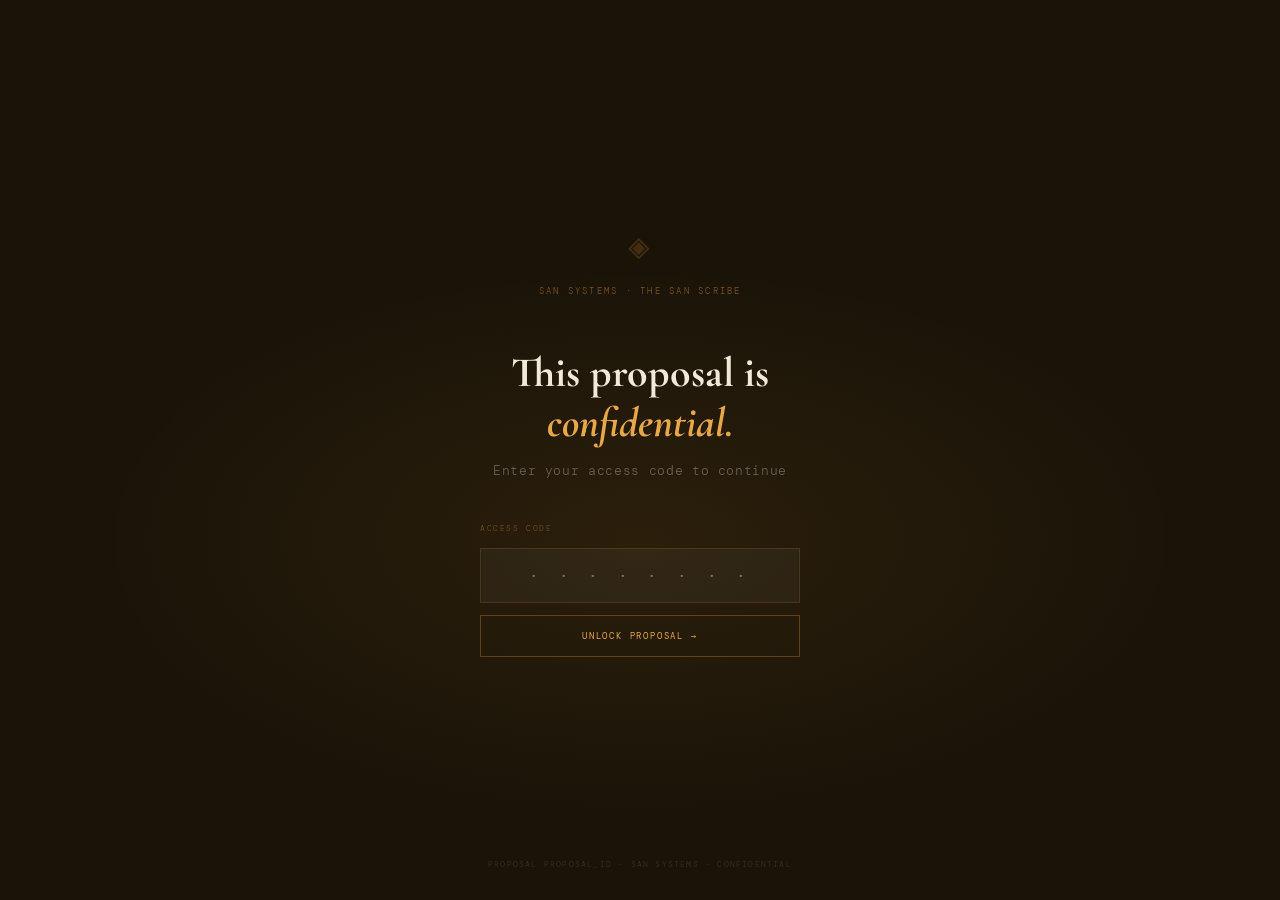
<file: _template/template.html>
<!DOCTYPE html>
<html lang="en">
<head>
  <!--
    SAN SYSTEMS — PROPOSAL TEMPLATE
    ================================
    BEFORE DEPLOYING, REPLACE:
    [ ] CLIENT NAME — search: CLIENT_NAME
    [ ] PROPOSAL ID — search: PROPOSAL_ID (e.g. client-001)
    [ ] PASSWORD — search: ACCESS_PASSWORD (e.g. terrain)
    [ ] WEBHOOK URL — search: N8N_WEBHOOK_URL
    [ ] OG title and description — in <head> meta tags
    [ ] Cover page client name and stats
    [ ] All proposal content sections
    ================================
  -->

  <!-- ===== OPEN GRAPH — WhatsApp Preview Card ===== -->
  <meta property="og:type" content="website" />
  <meta property="og:url" content="https://proposals.thesanscribe.com/PROPOSAL_ID" />
  <meta property="og:title" content="San Systems — CLIENT_NAME Proposal" />
  <meta property="og:description" content="A confidential proposal prepared for CLIENT_NAME. Prepared by San Systems, a private division of The San Scribe." />
  <meta property="og:image" content="https://proposals.thesanscribe.com/og-sansystems.png" />
  <meta property="og:image:width" content="1200" />
  <meta property="og:image:height" content="630" />
  <meta property="og:site_name" content="San Systems · The San Scribe" />
  <!-- Twitter/X card -->
  <meta name="twitter:card" content="summary_large_image" />
  <meta name="twitter:title" content="San Systems — CLIENT_NAME Proposal" />
  <meta name="twitter:description" content="Confidential proposal prepared by San Systems for CLIENT_NAME." />
  <meta name="twitter:image" content="https://proposals.thesanscribe.com/og-sansystems.png" />
  <!-- Tracking: fires on page load, pings your n8n webhook -->
  <script>
    (function() {
      var PROPOSAL_ID = 'PROPOSAL_ID';
      var WEBHOOK_URL = 'https://N8N_WEBHOOK_URL/proposal-opened'; // replace with your n8n webhook
      fetch(WEBHOOK_URL + '?id=' + PROPOSAL_ID + '&t=' + Date.now(), { mode: 'no-cors' }).catch(function(){});
      localStorage.setItem('ss_open_' + PROPOSAL_ID, new Date().toISOString());
    })();
  </script>

<meta charset="UTF-8">
<meta name="viewport" content="width=device-width, initial-scale=1.0">
<title>CLIENT_NAME Proposal — San Systems</title>
<link href="https://fonts.googleapis.com/css2?family=Cormorant+Garamond:ital,wght@0,400;0,600;0,700;1,400;1,600&family=DM+Mono:wght@300;400;500&family=Inter:wght@300;400;500&display=swap" rel="stylesheet">
<style>
:root {
  --earth: #1a1408;
  --soil: #2d2416;
  --ochre: #c47c2b;
  --ochre-light: #e8a84a;
  --sand: #f2ead8;
  --bone: #faf6ee;
  --ash: #e8e0cc;
  --muted: #7a7060;
  --rule: #d8ceb8;
  --white: #ffffff;
  --green: #2a5c3a;
  --rust: #8b3a1a;
}
*{margin:0;padding:0;box-sizing:border-box;}
html { scroll-behavior: smooth; }
body {
  background: var(--bone);
  color: var(--earth);
  font-family: 'Inter', sans-serif;
  font-weight: 300;
  line-height: 1.7;
}

/* GRAIN */
body::after {
  content:'';
  position:fixed;
  inset:0;
  background-image:url("data:image/svg+xml,%3Csvg viewBox='0 0 512 512' xmlns='http://www.w3.org/2000/svg'%3E%3Cfilter id='n'%3E%3CfeTurbulence type='fractalNoise' baseFrequency='0.75' numOctaves='4' stitchTiles='stitch'/%3E%3C/filter%3E%3Crect width='100%25' height='100%25' filter='url(%23n)' opacity='0.028'/%3E%3C/svg%3E");
  pointer-events:none;
  z-index:999;
}

/* SIDEBAR NAV */
.sidebar {
  position: fixed;
  left: 0; top: 0; bottom: 0;
  width: 220px;
  background: var(--earth);
  display: flex;
  flex-direction: column;
  padding: 40px 0 32px;
  z-index: 100;
  overflow-y: auto;
}
.sidebar-brand {
  padding: 0 28px 32px;
  border-bottom: 1px solid rgba(255,255,255,0.08);
  margin-bottom: 24px;
}
.sidebar-brand .ss-label {
  font-family: 'DM Mono', monospace;
  font-size: 8px;
  letter-spacing: 0.22em;
  text-transform: uppercase;
  color: var(--ochre);
  margin-bottom: 6px;
}
.sidebar-brand .ss-name {
  font-family: 'Cormorant Garamond', serif;
  font-size: 20px;
  font-weight: 600;
  color: var(--bone);
  line-height: 1.2;
}
.sidebar-brand .ss-sub {
  font-family: 'DM Mono', monospace;
  font-size: 8px;
  letter-spacing: 0.15em;
  text-transform: uppercase;
  color: rgba(255,255,255,0.3);
  margin-top: 4px;
}
.nav-section {
  font-family: 'DM Mono', monospace;
  font-size: 7px;
  letter-spacing: 0.2em;
  text-transform: uppercase;
  color: rgba(255,255,255,0.2);
  padding: 0 28px;
  margin-bottom: 8px;
  margin-top: 16px;
}
.nav-link {
  display: block;
  padding: 9px 28px;
  font-family: 'DM Mono', monospace;
  font-size: 9px;
  letter-spacing: 0.12em;
  text-transform: uppercase;
  color: rgba(255,255,255,0.45);
  text-decoration: none;
  transition: all 0.2s;
  border-left: 2px solid transparent;
  cursor: pointer;
}
.nav-link:hover, .nav-link.active {
  color: var(--ochre-light);
  border-left-color: var(--ochre);
  background: rgba(196,124,43,0.06);
}
.sidebar-footer {
  margin-top: auto;
  padding: 24px 28px 0;
  border-top: 1px solid rgba(255,255,255,0.08);
  font-family: 'DM Mono', monospace;
  font-size: 8px;
  letter-spacing: 0.1em;
  color: rgba(255,255,255,0.2);
  line-height: 1.8;
}

/* MAIN CONTENT */
.main {
  margin-left: 220px;
  min-height: 100vh;
}

/* SECTIONS */
.section { display: none; }
.section.active { display: block; animation: fadeIn 0.5s ease both; }
@keyframes fadeIn { from{opacity:0;transform:translateY(12px)} to{opacity:1;transform:translateY(0)} }

/* COVER */
.cover {
  min-height: 100vh;
  background: var(--earth);
  display: flex;
  flex-direction: column;
  padding: 0;
  position: relative;
  overflow: hidden;
}
.cover-texture {
  position: absolute;
  inset: 0;
  background:
    radial-gradient(ellipse 80% 60% at 80% 40%, rgba(196,124,43,0.12) 0%, transparent 60%),
    radial-gradient(ellipse 60% 80% at 20% 80%, rgba(196,124,43,0.06) 0%, transparent 50%);
}
.cover-top {
  padding: 48px 64px 0;
  display: flex;
  justify-content: space-between;
  align-items: flex-start;
  position: relative;
  z-index: 2;
}
.cover-logo {
  font-family: 'DM Mono', monospace;
  font-size: 9px;
  letter-spacing: 0.2em;
  text-transform: uppercase;
  color: var(--ochre);
  line-height: 1.8;
}
.cover-meta {
  text-align: right;
  font-family: 'DM Mono', monospace;
  font-size: 8px;
  letter-spacing: 0.15em;
  text-transform: uppercase;
  color: rgba(255,255,255,0.25);
  line-height: 1.8;
}
.cover-body {
  flex: 1;
  display: flex;
  flex-direction: column;
  justify-content: center;
  padding: 64px 64px 40px;
  position: relative;
  z-index: 2;
}
.cover-eyebrow {
  font-family: 'DM Mono', monospace;
  font-size: 9px;
  letter-spacing: 0.25em;
  text-transform: uppercase;
  color: var(--ochre);
  margin-bottom: 28px;
  display: flex;
  align-items: center;
  gap: 16px;
}
.cover-eyebrow::after { content:''; width: 48px; height: 1px; background: var(--ochre); opacity: 0.4; }
.cover h1 {
  font-family: 'Cormorant Garamond', serif;
  font-size: clamp(44px, 5.5vw, 76px);
  font-weight: 700;
  color: var(--bone);
  line-height: 1.05;
  letter-spacing: -0.02em;
  margin-bottom: 32px;
}
.cover h1 em { font-style: italic; color: var(--ochre-light); }
.cover-desc {
  font-size: 15px;
  color: rgba(255,255,255,0.5);
  max-width: 540px;
  line-height: 1.8;
  margin-bottom: 56px;
}
.cover-stats {
  display: flex;
  gap: 48px;
  padding-top: 48px;
  border-top: 1px solid rgba(255,255,255,0.08);
}
.cover-stat-num {
  font-family: 'Cormorant Garamond', serif;
  font-size: 36px;
  font-weight: 700;
  color: var(--ochre-light);
  line-height: 1;
  margin-bottom: 4px;
}
.cover-stat-label {
  font-family: 'DM Mono', monospace;
  font-size: 8px;
  letter-spacing: 0.15em;
  text-transform: uppercase;
  color: rgba(255,255,255,0.3);
  line-height: 1.6;
}
.cover-bottom {
  padding: 32px 64px;
  display: flex;
  justify-content: space-between;
  align-items: flex-end;
  position: relative;
  z-index: 2;
  border-top: 1px solid rgba(255,255,255,0.06);
}
.cover-client {
  font-family: 'DM Mono', monospace;
  font-size: 8px;
  letter-spacing: 0.15em;
  text-transform: uppercase;
  color: rgba(255,255,255,0.2);
  line-height: 1.8;
}
.cover-btn {
  font-family: 'DM Mono', monospace;
  font-size: 9px;
  letter-spacing: 0.15em;
  text-transform: uppercase;
  color: var(--ochre);
  border: 1px solid rgba(196,124,43,0.3);
  padding: 12px 24px;
  cursor: pointer;
  background: none;
  transition: all 0.2s;
}
.cover-btn:hover { background: rgba(196,124,43,0.1); border-color: var(--ochre); }

/* CONTENT PAGES */
.content-page { padding: 64px; max-width: 860px; }
.content-page.full { max-width: 100%; padding: 64px; }

.section-eyebrow {
  font-family: 'DM Mono', monospace;
  font-size: 9px;
  letter-spacing: 0.2em;
  text-transform: uppercase;
  color: var(--ochre);
  margin-bottom: 14px;
  display: flex;
  align-items: center;
  gap: 14px;
}
.section-eyebrow::after { content:''; flex:1; max-width:40px; height:1px; background:var(--ochre); opacity:0.35; }
.section-title {
  font-family: 'Cormorant Garamond', serif;
  font-size: clamp(28px, 3.5vw, 44px);
  font-weight: 700;
  letter-spacing: -0.02em;
  line-height: 1.15;
  margin-bottom: 16px;
}
.section-title em { font-style: italic; color: var(--ochre); }
.section-intro {
  font-size: 14px;
  color: var(--muted);
  max-width: 580px;
  line-height: 1.85;
  margin-bottom: 48px;
  padding-bottom: 40px;
  border-bottom: 1px solid var(--rule);
}

/* WHAT IS IT */
.what-grid {
  display: grid;
  grid-template-columns: 1fr 1fr;
  gap: 3px;
  margin-bottom: 3px;
}
.what-cell {
  background: var(--white);
  padding: 32px;
}
.what-cell.dark { background: var(--earth); }
.what-cell-label {
  font-family: 'DM Mono', monospace;
  font-size: 8px;
  letter-spacing: 0.18em;
  text-transform: uppercase;
  margin-bottom: 12px;
}
.what-cell:not(.dark) .what-cell-label { color: var(--ochre); }
.what-cell.dark .what-cell-label { color: rgba(196,124,43,0.6); }
.what-cell h3 {
  font-family: 'Cormorant Garamond', serif;
  font-size: 22px;
  font-weight: 700;
  margin-bottom: 12px;
  line-height: 1.25;
}
.what-cell:not(.dark) h3 { color: var(--earth); }
.what-cell.dark h3 { color: var(--bone); }
.what-cell p { font-size: 13px; line-height: 1.75; }
.what-cell:not(.dark) p { color: var(--muted); }
.what-cell.dark p { color: rgba(255,255,255,0.45); }

/* DAY IN THE LIFE */
.day-timeline {
  position: relative;
  padding-left: 32px;
}
.day-timeline::before {
  content: '';
  position: absolute;
  left: 7px;
  top: 8px;
  bottom: 8px;
  width: 1px;
  background: var(--rule);
}
.day-event {
  position: relative;
  margin-bottom: 32px;
}
.day-event::before {
  content: '';
  position: absolute;
  left: -28px;
  top: 6px;
  width: 10px;
  height: 10px;
  border-radius: 50%;
  background: var(--bone);
  border: 2px solid var(--ochre);
}
.day-event.ai-moment::before { background: var(--ochre); }
.day-time {
  font-family: 'DM Mono', monospace;
  font-size: 9px;
  letter-spacing: 0.15em;
  color: var(--ochre);
  margin-bottom: 4px;
}
.day-event-card {
  background: var(--white);
  padding: 20px 24px;
  border-left: 3px solid transparent;
}
.day-event.ai-moment .day-event-card { border-left-color: var(--ochre); }
.day-event.roland-moment .day-event-card { border-left-color: var(--green); }
.day-event h4 { font-size: 14px; font-weight: 500; margin-bottom: 5px; }
.day-event p { font-size: 12px; color: var(--muted); line-height: 1.65; }
.day-event .ai-tag {
  display: inline-block;
  margin-top: 8px;
  font-family: 'DM Mono', monospace;
  font-size: 8px;
  letter-spacing: 0.12em;
  text-transform: uppercase;
  padding: 3px 8px;
  border-radius: 2px;
}
.ai-moment .ai-tag { background: rgba(196,124,43,0.1); color: var(--ochre); }
.roland-moment .ai-tag { background: rgba(42,92,58,0.1); color: var(--green); }

/* SCOPE TABLE */
.scope-wrapper { overflow-x: auto; }
.scope-table {
  width: 100%;
  border-collapse: collapse;
  background: var(--white);
}
.scope-table th {
  font-family: 'DM Mono', monospace;
  font-size: 8px;
  letter-spacing: 0.15em;
  text-transform: uppercase;
  color: var(--muted);
  padding: 14px 20px;
  text-align: left;
  border-bottom: 2px solid var(--earth);
  background: var(--sand);
  white-space: nowrap;
}
.scope-table td {
  padding: 14px 20px;
  font-size: 12px;
  border-bottom: 1px solid var(--ash);
  vertical-align: top;
  line-height: 1.6;
}
.scope-table tr:last-child td { border-bottom: none; }
.scope-table tr:hover td { background: #faf7f0; }
.phase-tag {
  display: inline-block;
  font-family: 'DM Mono', monospace;
  font-size: 8px;
  letter-spacing: 0.1em;
  text-transform: uppercase;
  padding: 3px 7px;
  border-radius: 2px;
  white-space: nowrap;
}
.ph1 { background: rgba(196,124,43,0.1); color: var(--ochre); }
.ph2 { background: rgba(42,92,58,0.1); color: var(--green); }
.ph3 { background: rgba(26,20,8,0.07); color: var(--muted); }
.status-dot {
  display: inline-block;
  width: 7px;
  height: 7px;
  border-radius: 50%;
  margin-right: 6px;
}
.dot-build { background: var(--ochre); }
.dot-ready { background: var(--green); }
.dot-later { background: var(--rule); }

/* TIERS */
.tiers-wrap {
  display: grid;
  grid-template-columns: 1fr 1fr 1fr;
  gap: 3px;
  background: var(--earth);
  border: 2px solid var(--earth);
  margin-bottom: 3px;
}
.tier-card {
  background: var(--bone);
  padding: 36px 28px 40px;
  display: flex;
  flex-direction: column;
  position: relative;
}
.tier-card.featured { background: var(--earth); }
.tier-ribbon {
  position: absolute;
  top: 0;
  right: 0;
  background: var(--ochre);
  color: white;
  font-family: 'DM Mono', monospace;
  font-size: 8px;
  letter-spacing: 0.12em;
  text-transform: uppercase;
  padding: 5px 12px;
}
.tier-name {
  font-family: 'DM Mono', monospace;
  font-size: 8px;
  letter-spacing: 0.2em;
  text-transform: uppercase;
  margin-bottom: 20px;
}
.tier-card:not(.featured) .tier-name { color: var(--muted); }
.tier-card.featured .tier-name { color: var(--ochre); }
.tier-price {
  font-family: 'Cormorant Garamond', serif;
  font-size: 52px;
  font-weight: 700;
  line-height: 1;
  margin-bottom: 4px;
}
.tier-card:not(.featured) .tier-price { color: var(--earth); }
.tier-card.featured .tier-price { color: var(--bone); }
.tier-period { font-size: 12px; margin-bottom: 8px; }
.tier-card:not(.featured) .tier-period { color: var(--muted); }
.tier-card.featured .tier-period { color: rgba(255,255,255,0.4); }
.tier-anchor {
  font-size: 11px;
  padding-bottom: 24px;
  margin-bottom: 24px;
}
.tier-card:not(.featured) .tier-anchor { color: var(--muted); border-bottom: 1px solid var(--rule); }
.tier-card.featured .tier-anchor { color: rgba(255,255,255,0.3); border-bottom: 1px solid rgba(255,255,255,0.08); }
.tier-features { list-style: none; flex: 1; display: flex; flex-direction: column; gap: 10px; }
.tier-features li {
  font-size: 12px;
  padding-left: 16px;
  position: relative;
  line-height: 1.55;
}
.tier-card:not(.featured) .tier-features li { color: var(--earth); }
.tier-card.featured .tier-features li { color: rgba(255,255,255,0.6); }
.tier-features li::before {
  content: '\2713';
  position: absolute;
  left: 0;
  font-family: 'DM Mono', monospace;
  font-size: 9px;
}
.tier-card:not(.featured) .tier-features li::before { color: var(--green); }
.tier-card.featured .tier-features li::before { color: var(--ochre); }
.tier-features li.off { opacity: 0.3; }
.tier-features li.off::before { content: '\2014'; }
.tier-setup {
  margin-top: 24px;
  font-family: 'DM Mono', monospace;
  font-size: 9px;
  letter-spacing: 0.1em;
  padding: 10px 0 0;
}
.tier-card:not(.featured) .tier-setup { color: var(--muted); border-top: 1px solid var(--rule); }
.tier-card.featured .tier-setup { color: rgba(255,255,255,0.3); border-top: 1px solid rgba(255,255,255,0.08); }

/* TERMS */
.terms-grid {
  display: grid;
  grid-template-columns: 1fr 1fr;
  gap: 3px;
  margin-bottom: 32px;
}
.terms-cell {
  background: var(--white);
  padding: 24px 28px;
}
.terms-cell-label {
  font-family: 'DM Mono', monospace;
  font-size: 8px;
  letter-spacing: 0.18em;
  text-transform: uppercase;
  color: var(--ochre);
  margin-bottom: 8px;
}
.terms-cell p { font-size: 13px; color: var(--muted); line-height: 1.75; }
.terms-cell strong { color: var(--earth); font-weight: 500; }

/* ACCEPTANCE */
.acceptance-box {
  background: var(--earth);
  padding: 48px;
  margin-bottom: 3px;
  position: relative;
  overflow: hidden;
}
.acceptance-box::before {
  content: '\25C8';
  position: absolute;
  right: 48px;
  top: 50%;
  transform: translateY(-50%);
  font-size: 140px;
  color: white;
  opacity: 0.02;
}
.acceptance-box .acc-label {
  font-family: 'DM Mono', monospace;
  font-size: 8px;
  letter-spacing: 0.2em;
  text-transform: uppercase;
  color: var(--ochre);
  margin-bottom: 20px;
}
.acceptance-box h3 {
  font-family: 'Cormorant Garamond', serif;
  font-size: 28px;
  font-style: italic;
  color: var(--bone);
  margin-bottom: 16px;
}
.acceptance-box p { font-size: 13px; color: rgba(255,255,255,0.4); max-width: 520px; line-height: 1.8; margin-bottom: 32px; }
.sig-grid {
  display: grid;
  grid-template-columns: 1fr 1fr;
  gap: 48px;
}
.sig-block { }
.sig-label {
  font-family: 'DM Mono', monospace;
  font-size: 8px;
  letter-spacing: 0.15em;
  text-transform: uppercase;
  color: rgba(255,255,255,0.25);
  margin-bottom: 40px;
}
.sig-line {
  border-top: 1px solid rgba(255,255,255,0.15);
  padding-top: 12px;
  font-family: 'DM Mono', monospace;
  font-size: 9px;
  letter-spacing: 0.1em;
  color: rgba(255,255,255,0.25);
  line-height: 1.8;
}

/* DIVIDER */
.divider {
  height: 1px;
  background: var(--rule);
  margin: 48px 0;
}

/* PULL QUOTE */
.pull-quote {
  background: var(--sand);
  border-left: 3px solid var(--ochre);
  padding: 28px 32px;
  margin: 32px 0;
}
.pull-quote blockquote {
  font-family: 'Cormorant Garamond', serif;
  font-size: 20px;
  font-style: italic;
  color: var(--earth);
  line-height: 1.55;
}
.pull-quote blockquote strong { font-style: normal; color: var(--ochre); }
.pull-quote cite {
  display: block;
  margin-top: 12px;
  font-family: 'DM Mono', monospace;
  font-size: 8px;
  letter-spacing: 0.15em;
  text-transform: uppercase;
  color: var(--muted);
  font-style: normal;
}

/* INFO BOX */
.info-box {
  background: var(--white);
  border: 1px solid var(--rule);
  padding: 24px 28px;
  margin: 24px 0;
}
.info-box-label {
  font-family: 'DM Mono', monospace;
  font-size: 8px;
  letter-spacing: 0.18em;
  text-transform: uppercase;
  color: var(--ochre);
  margin-bottom: 10px;
}
.info-box p { font-size: 13px; color: var(--muted); line-height: 1.75; }
.info-box ul { list-style: none; display: flex; flex-direction: column; gap: 8px; margin-top: 8px; }
.info-box ul li { font-size: 13px; color: var(--muted); padding-left: 18px; position: relative; line-height: 1.6; }
.info-box ul li::before { content: '\2192'; position: absolute; left: 0; color: var(--ochre); font-size: 11px; }

/* MOBILE */
@media(max-width:768px){
  .sidebar { display: none; }
  .main { margin-left: 0; }
  .content-page { padding: 32px 24px 80px; }
  .cover-body { padding: 40px 32px; }
  .cover-top, .cover-bottom { padding: 32px; }
  .cover-stats { flex-wrap: wrap; gap: 24px; }
  .what-grid, .tiers-wrap, .terms-grid, .sig-grid { grid-template-columns: 1fr; }
  .tiers-wrap { background: var(--bone); border: none; gap: 16px; }
  .day-timeline { padding-left: 24px; }
}
.mobile-nav {
  display: none;
  position: sticky;
  top: 0;
  z-index: 50;
  background: var(--earth);
  overflow-x: auto;
  scrollbar-width: none;
}
@media(max-width:768px){ .mobile-nav { display: flex; } }
.mobile-nav-btn {
  flex-shrink: 0;
  padding: 14px 18px;
  font-family: 'DM Mono', monospace;
  font-size: 8px;
  letter-spacing: 0.14em;
  text-transform: uppercase;
  color: rgba(255,255,255,0.4);
  cursor: pointer;
  background: none;
  border: none;
  border-bottom: 2px solid transparent;
  white-space: nowrap;
}
.mobile-nav-btn.active { color: var(--ochre); border-bottom-color: var(--ochre); }

  /* ===== PASSWORD GATE ===== */
  #ss-gate {
    position: fixed;
    inset: 0;
    z-index: 9999;
    background: #1a1408;
    display: flex;
    flex-direction: column;
    align-items: center;
    justify-content: center;
    padding: 32px;
  }
  #ss-gate::before {
    content: '';
    position: absolute;
    inset: 0;
    background: radial-gradient(ellipse 70% 50% at 50% 60%, rgba(196,124,43,0.1) 0%, transparent 60%);
    pointer-events: none;
  }
  .gate-logo {
    font-family: 'DM Mono', monospace;
    font-size: 9px;
    letter-spacing: 0.25em;
    text-transform: uppercase;
    color: rgba(196,124,43,0.6);
    margin-bottom: 48px;
    text-align: center;
    position: relative;
  }
  .gate-symbol {
    font-size: 36px;
    margin-bottom: 8px;
    opacity: 0.4;
  }
  .gate-title {
    font-family: 'Cormorant Garamond', serif;
    font-size: clamp(28px, 4vw, 42px);
    font-weight: 700;
    color: #f2ead8;
    text-align: center;
    line-height: 1.2;
    margin-bottom: 12px;
    position: relative;
  }
  .gate-title em { font-style: italic; color: #e8a84a; }
  .gate-sub {
    font-size: 13px;
    color: rgba(255,255,255,0.3);
    text-align: center;
    margin-bottom: 40px;
    font-family: 'DM Mono', monospace;
    letter-spacing: 0.05em;
    position: relative;
  }
  .gate-input-wrap {
    display: flex;
    flex-direction: column;
    align-items: center;
    gap: 12px;
    width: 100%;
    max-width: 320px;
    position: relative;
  }
  .gate-label {
    font-family: 'DM Mono', monospace;
    font-size: 8px;
    letter-spacing: 0.2em;
    text-transform: uppercase;
    color: rgba(196,124,43,0.5);
    align-self: flex-start;
  }
  .gate-input {
    width: 100%;
    background: rgba(255,255,255,0.04);
    border: 1px solid rgba(196,124,43,0.2);
    color: #f2ead8;
    font-family: 'DM Mono', monospace;
    font-size: 16px;
    letter-spacing: 0.3em;
    padding: 16px 20px;
    text-align: center;
    outline: none;
    transition: border-color 0.2s;
  }
  .gate-input:focus { border-color: rgba(196,124,43,0.6); }
  .gate-input.shake {
    animation: shake 0.4s ease;
    border-color: #8b3a1a;
  }
  @keyframes shake {
    0%,100%{transform:translateX(0)}
    20%{transform:translateX(-8px)}
    40%{transform:translateX(8px)}
    60%{transform:translateX(-5px)}
    80%{transform:translateX(5px)}
  }
  .gate-btn {
    width: 100%;
    padding: 14px 24px;
    background: none;
    border: 1px solid rgba(196,124,43,0.4);
    color: #e8a84a;
    font-family: 'DM Mono', monospace;
    font-size: 9px;
    letter-spacing: 0.2em;
    text-transform: uppercase;
    cursor: pointer;
    transition: all 0.2s;
  }
  .gate-btn:hover { background: rgba(196,124,43,0.08); border-color: #c47c2b; }
  .gate-error {
    font-family: 'DM Mono', monospace;
    font-size: 9px;
    letter-spacing: 0.12em;
    color: #8b3a1a;
    text-transform: uppercase;
    min-height: 16px;
  }
  .gate-footer {
    position: absolute;
    bottom: 28px;
    font-family: 'DM Mono', monospace;
    font-size: 8px;
    letter-spacing: 0.15em;
    text-transform: uppercase;
    color: rgba(255,255,255,0.12);
  }
  #ss-gate.unlocking {
    animation: fadeOut 0.6s ease forwards;
  }
  @keyframes fadeOut {
    to { opacity: 0; pointer-events: none; }
  }

</style>
</head>
<body>
<!-- ===== PASSWORD GATE ===== -->
<div id="ss-gate">
  <div class="gate-logo">
    <div class="gate-symbol">&#x25C8;</div>
    San Systems · The San Scribe
  </div>
  <div class="gate-title">This proposal is<br><em>confidential.</em></div>
  <div class="gate-sub">Enter your access code to continue</div>
  <div class="gate-input-wrap">
    <div class="gate-label">Access code</div>
    <input class="gate-input" id="gate-input" type="password" placeholder="&middot; &middot; &middot; &middot; &middot; &middot; &middot; &middot;" autocomplete="off" maxlength="20" />
    <button class="gate-btn" onclick="checkGate()">Unlock Proposal &rarr;</button>
    <div class="gate-error" id="gate-error"></div>
  </div>
  <div class="gate-footer">Proposal PROPOSAL_ID · San Systems · Confidential</div>
</div>

<script>
  // Enter key support
  document.getElementById('gate-input').addEventListener('keydown', function(e) {
    if (e.key === 'Enter') checkGate();
  });

  function checkGate() {
    var input = document.getElementById('gate-input');
    var val = input.value.trim().toLowerCase().replace(/\s/g,'');
    // Password: "ACCESS_PASSWORD" — change this per proposal
    if (val === 'ACCESS_PASSWORD') {
      var gate = document.getElementById('ss-gate');
      gate.classList.add('unlocking');
      setTimeout(function() { gate.style.display = 'none'; }, 600);
      // Fire unlock tracking
      fetch('https://N8N_WEBHOOK_URL/proposal-unlocked?id=PROPOSAL_ID&t=' + Date.now(), { mode: 'no-cors' }).catch(function(){});
    } else {
      input.classList.add('shake');
      document.getElementById('gate-error').textContent = 'Incorrect. Try again.';
      setTimeout(function() { input.classList.remove('shake'); }, 500);
      input.value = '';
    }
  }
</script>


<!-- SIDEBAR -->
<nav class="sidebar">
  <div class="sidebar-brand">
    <div class="ss-label">San Systems</div>
    <div class="ss-name">The San<br>Scribe</div>
    <div class="ss-sub">Private Division</div>
  </div>
  <div class="nav-section">Proposal</div>
  <a class="nav-link active" onclick="show('cover')">Cover</a>
  <a class="nav-link" onclick="show('context')">Context &amp; Insight</a>
  <a class="nav-link" onclick="show('what')">What Is This, Really?</a>
  <a class="nav-link" onclick="show('day')">CLIENT_NAME's New Day</a>
  <div class="nav-section">Scope</div>
  <a class="nav-link" onclick="show('scope')">Deliverables</a>
  <a class="nav-link" onclick="show('tiers')">Investment Tiers</a>
  <div class="nav-section">Agreement</div>
  <a class="nav-link" onclick="show('terms')">Terms &amp; Process</a>
  <a class="nav-link" onclick="show('acceptance')">Acceptance</a>
  <div class="sidebar-footer">
    Proposal Ref: PROPOSAL_ID<br>
    Prepared: <!-- DATE --><br>
    Confidential
  </div>
</nav>

<!-- MOBILE NAV -->
<nav class="mobile-nav">
  <button class="mobile-nav-btn active" onclick="show('cover')">Cover</button>
  <button class="mobile-nav-btn" onclick="show('context')">Context</button>
  <button class="mobile-nav-btn" onclick="show('what')">What Is This?</button>
  <button class="mobile-nav-btn" onclick="show('day')">Your Day</button>
  <button class="mobile-nav-btn" onclick="show('scope')">Scope</button>
  <button class="mobile-nav-btn" onclick="show('tiers')">Investment</button>
  <button class="mobile-nav-btn" onclick="show('terms')">Terms</button>
  <button class="mobile-nav-btn" onclick="show('acceptance')">Sign</button>
</nav>

<main class="main">

<!-- ===== COVER ===== -->
<div class="section active" id="cover">
  <div class="cover">
    <div class="cover-texture"></div>
    <div class="cover-top">
      <div class="cover-logo">
        San Systems<br>
        <span style="color:rgba(255,255,255,0.2);font-size:7px;">A Private Division of The San Scribe Pty Ltd</span>
      </div>
      <div class="cover-meta">
        Proposal No. PROPOSAL_ID<br>
        <!-- DATE --> — Confidential<br>
        Prepared for CLIENT_NAME
      </div>
    </div>
    <div class="cover-body">
      <div class="cover-eyebrow">CLIENT_NAME</div>
      <h1><!-- COVER HEADLINE --><br><em><!-- COVER SUBLINE --></em></h1>
      <p class="cover-desc">
        <!-- COVER DESCRIPTION -->
      </p>
      <div class="cover-stats">
        <div>
          <div class="cover-stat-num"><!-- STAT 1 VALUE --></div>
          <div class="cover-stat-label"><!-- STAT 1 LABEL --></div>
        </div>
        <div>
          <div class="cover-stat-num"><!-- STAT 2 VALUE --></div>
          <div class="cover-stat-label"><!-- STAT 2 LABEL --></div>
        </div>
        <div>
          <div class="cover-stat-num"><!-- STAT 3 VALUE --></div>
          <div class="cover-stat-label"><!-- STAT 3 LABEL --></div>
        </div>
      </div>
    </div>
    <div class="cover-bottom">
      <div class="cover-client">
        Prepared by San Systems<br>
        hello@thesanscribe.com · +27 73 302 0683
      </div>
      <button class="cover-btn" onclick="show('context')">Read the Proposal &rarr;</button>
    </div>
  </div>
</div>

<!-- ===== CONTEXT ===== -->
<div class="section" id="context">
<div class="content-page">
  <div class="section-eyebrow">01 — Context &amp; Insight</div>
  <h1 class="section-title"><!-- CONTEXT TITLE --><br><em><!-- CONTEXT SUBTITLE --></em></h1>
  <p class="section-intro">
    <!-- CONTEXT INTRO -->
  </p>

  <div class="what-grid">
    <div class="what-cell">
      <div class="what-cell-label"><!-- CONTEXT LEFT LABEL --></div>
      <h3><!-- CONTEXT LEFT HEADLINE --></h3>
      <p><!-- CONTEXT LEFT BODY --></p>
    </div>
    <div class="what-cell dark">
      <div class="what-cell-label"><!-- CONTEXT RIGHT LABEL --></div>
      <h3><!-- CONTEXT RIGHT HEADLINE --></h3>
      <p><!-- CONTEXT RIGHT BODY --></p>
    </div>
  </div>

  <div class="divider"></div>

  <div class="what-cell-label" style="font-family:'DM Mono',monospace;font-size:9px;letter-spacing:.2em;text-transform:uppercase;color:var(--ochre);margin-bottom:20px;">Why San Systems?</div>

  <div class="what-grid">
    <div class="what-cell">
      <div class="what-cell-label">Who we are</div>
      <h3>San Systems is not a software company.</h3>
      <p>San Systems is the intelligence infrastructure arm of The San Scribe — a private division available exclusively to people we know and trust. We don't take on clients we haven't met. We build systems that are deeply fitted to the person, the practice, and the relationships they've spent years building. This is not off-the-shelf. This is bespoke.</p>
    </div>
    <div class="what-cell">
      <div class="what-cell-label">How we work</div>
      <h3>We map the territory others cannot see.</h3>
      <p>The San Scribe's core practice is visual thinking — turning complexity into clarity that people can act on. San Systems applies that same discipline to AI infrastructure. We don't automate for automation's sake. We identify the highest-leverage points in a practice, build precisely there, and leave everything else alone. Constraint-based. Purposeful. Yours.</p>
    </div>
  </div>

</div>
</div>

<!-- ===== WHAT IS IT ===== -->
<div class="section" id="what">
<div class="content-page">
  <div class="section-eyebrow">02 — What Is This, Really?</div>
  <h1 class="section-title"><!-- WHAT TITLE --><br><em><!-- WHAT SUBTITLE --></em></h1>
  <p class="section-intro">
    <!-- WHAT INTRO -->
  </p>

  <div class="info-box">
    <div class="info-box-label">The technical stack — plain English</div>
    <ul>
      <li><strong><!-- TECH 1 NAME --></strong> — <!-- TECH 1 DESC --></li>
      <li><strong><!-- TECH 2 NAME --></strong> — <!-- TECH 2 DESC --></li>
      <li><strong><!-- TECH 3 NAME --></strong> — <!-- TECH 3 DESC --></li>
      <li><strong><!-- TECH 4 NAME --></strong> — <!-- TECH 4 DESC --></li>
      <li><strong><!-- TECH 5 NAME --></strong> — <!-- TECH 5 DESC --></li>
    </ul>
  </div>

  <div class="divider"></div>

  <div style="display:grid;grid-template-columns:1fr 1fr;gap:3px;margin-bottom:3px;">
    <div style="background:var(--white);padding:28px;">
      <div class="what-cell-label" style="font-family:'DM Mono',monospace;font-size:8px;letter-spacing:.18em;text-transform:uppercase;color:var(--ochre);margin-bottom:12px;">What the AI handles</div>
      <ul style="list-style:none;display:flex;flex-direction:column;gap:10px;">
        <!-- AI HANDLES LIST ITEMS -->
      </ul>
    </div>
    <div style="background:var(--earth);padding:28px;">
      <div style="font-family:'DM Mono',monospace;font-size:8px;letter-spacing:.18em;text-transform:uppercase;color:var(--ochre);margin-bottom:12px;">What CLIENT_NAME keeps</div>
      <ul style="list-style:none;display:flex;flex-direction:column;gap:10px;">
        <!-- CLIENT KEEPS LIST ITEMS -->
      </ul>
    </div>
  </div>

</div>
</div>

<!-- ===== DAY IN THE LIFE ===== -->
<div class="section" id="day">
<div class="content-page">
  <div class="section-eyebrow">03 — CLIENT_NAME's New Day</div>
  <h1 class="section-title">What this looks like<br><em>in practice.</em></h1>
  <p class="section-intro">
    <!-- DAY INTRO -->
  </p>

  <div class="day-timeline">
    <!-- DAY IN THE LIFE EVENTS -->
    <div class="day-event ai-moment">
      <div class="day-time">06:45</div>
      <div class="day-event-card">
        <h4><!-- EVENT TITLE --></h4>
        <p><!-- EVENT DESCRIPTION --></p>
        <span class="ai-tag">&#x1F916; Automated — no input from CLIENT_NAME</span>
      </div>
    </div>
  </div>

</div>
</div>

<!-- ===== SCOPE ===== -->
<div class="section" id="scope">
<div class="content-page full">
  <div class="section-eyebrow">04 — Deliverables &amp; Scope</div>
  <h1 class="section-title">Exactly what gets <em>built.</em></h1>
  <p class="section-intro">
    <!-- SCOPE INTRO -->
  </p>

  <div class="scope-wrapper">
  <table class="scope-table">
    <thead>
      <tr>
        <th style="width:30px">#</th>
        <th>Deliverable</th>
        <th>What it does for CLIENT_NAME</th>
        <th style="width:90px">Phase</th>
        <th style="width:100px">Timeline</th>
        <th style="width:80px">Status</th>
      </tr>
    </thead>
    <tbody>
      <!-- SCOPE TABLE ROWS -->
    </tbody>
  </table>
  </div>

</div>
</div>

<!-- ===== TIERS ===== -->
<div class="section" id="tiers">
<div class="content-page">
  <div class="section-eyebrow">05 — Investment</div>
  <h1 class="section-title">Start where it <em>makes sense.</em><br>Grow as you see the value.</h1>
  <p class="section-intro">
    <!-- TIERS INTRO -->
  </p>

  <div class="tiers-wrap">
    <div class="tier-card">
      <div class="tier-name"><!-- TIER 1 NAME --></div>
      <div class="tier-price"><!-- TIER 1 PRICE --></div>
      <div class="tier-period">/month — all inclusive</div>
      <div class="tier-anchor"><!-- TIER 1 ANCHOR --></div>
      <ul class="tier-features">
        <!-- TIER 1 FEATURES -->
      </ul>
      <div class="tier-setup"><!-- TIER 1 SETUP NOTE --></div>
    </div>

    <div class="tier-card featured">
      <div class="tier-ribbon">Recommended</div>
      <div class="tier-name"><!-- TIER 2 NAME --></div>
      <div class="tier-price"><!-- TIER 2 PRICE --></div>
      <div class="tier-period">/month — all inclusive</div>
      <div class="tier-anchor"><!-- TIER 2 ANCHOR --></div>
      <ul class="tier-features">
        <!-- TIER 2 FEATURES -->
      </ul>
      <div class="tier-setup"><!-- TIER 2 SETUP NOTE --></div>
    </div>

    <div class="tier-card">
      <div class="tier-name"><!-- TIER 3 NAME --></div>
      <div class="tier-price"><!-- TIER 3 PRICE --></div>
      <div class="tier-period">/month — all inclusive</div>
      <div class="tier-anchor"><!-- TIER 3 ANCHOR --></div>
      <ul class="tier-features">
        <!-- TIER 3 FEATURES -->
      </ul>
      <div class="tier-setup"><!-- TIER 3 SETUP NOTE --></div>
    </div>
  </div>

</div>
</div>

<!-- ===== TERMS ===== -->
<div class="section" id="terms">
<div class="content-page">
  <div class="section-eyebrow">06 — Terms &amp; Process</div>
  <h1 class="section-title">How we work <em>together.</em></h1>
  <p class="section-intro">
    <!-- TERMS INTRO -->
  </p>

  <div class="terms-grid">
    <div class="terms-cell">
      <div class="terms-cell-label"><!-- TERM 1 LABEL --></div>
      <p><!-- TERM 1 BODY --></p>
    </div>
    <div class="terms-cell">
      <div class="terms-cell-label"><!-- TERM 2 LABEL --></div>
      <p><!-- TERM 2 BODY --></p>
    </div>
    <div class="terms-cell">
      <div class="terms-cell-label"><!-- TERM 3 LABEL --></div>
      <p><!-- TERM 3 BODY --></p>
    </div>
    <div class="terms-cell">
      <div class="terms-cell-label"><!-- TERM 4 LABEL --></div>
      <p><!-- TERM 4 BODY --></p>
    </div>
    <div class="terms-cell">
      <div class="terms-cell-label"><!-- TERM 5 LABEL --></div>
      <p><!-- TERM 5 BODY --></p>
    </div>
    <div class="terms-cell">
      <div class="terms-cell-label"><!-- TERM 6 LABEL --></div>
      <p><!-- TERM 6 BODY --></p>
    </div>
  </div>

</div>
</div>

<!-- ===== ACCEPTANCE ===== -->
<div class="section" id="acceptance">
<div class="content-page">
  <div class="section-eyebrow">07 — Acceptance</div>
  <h1 class="section-title">When you're ready,<br><em>this is how we begin.</em></h1>
  <p class="section-intro" style="margin-bottom:32px;">
    This proposal is valid for 30 days from the date of issue. Acceptance can be by signature below, or simply by responding to the accompanying WhatsApp message with "Let's go."
  </p>

  <div class="acceptance-box">
    <div class="acc-label">Proposal Acceptance</div>
    <h3>CLIENT_NAME × San Systems</h3>
    <p>By signing below, both parties agree to the terms outlined in this proposal, including the selected tier, the minimum commitment, and the onboarding process. San Systems will issue a formal invoice upon receipt of this signed document.</p>
    <div class="sig-grid">
      <div class="sig-block">
        <div class="sig-label">For CLIENT_NAME — Client Signature</div>
        <div class="sig-line">
          Name: ____________________<br>
          Date: ___________________________<br>
          Selected Tier: □ Essentials □ Growth □ Aspiral OS
        </div>
      </div>
      <div class="sig-block">
        <div class="sig-label">For San Systems — Authorised Signature</div>
        <div class="sig-line">
          Name: ___________________________<br>
          The San Scribe Pty Ltd<br>
          Date: ___________________________
        </div>
      </div>
    </div>
  </div>

  <div class="info-box" style="margin-top:3px;">
    <div class="info-box-label">Questions? Let's talk.</div>
    <p>This proposal covers the scope but can't cover everything. If you have questions about how something works, what happens in an edge case, or whether a specific feature is possible — reach out directly.</p>
    <ul>
      <li>WhatsApp: +27 73 302 0683</li>
      <li>Email: hello@thesanscribe.com</li>
      <li>Website: thesanscribe.com</li>
    </ul>
  </div>

</div>
</div>

</main>

<script>
function show(id) {
  document.querySelectorAll('.section').forEach(s => s.classList.remove('active'));
  document.getElementById(id).classList.add('active');
  document.querySelectorAll('.nav-link, .mobile-nav-btn').forEach(b => {
    b.classList.toggle('active', b.getAttribute('onclick')?.includes(`'${id}'`));
  });
  window.scrollTo({top:0,behavior:'smooth'});
}
</script>
</body>
</html>
</file>
